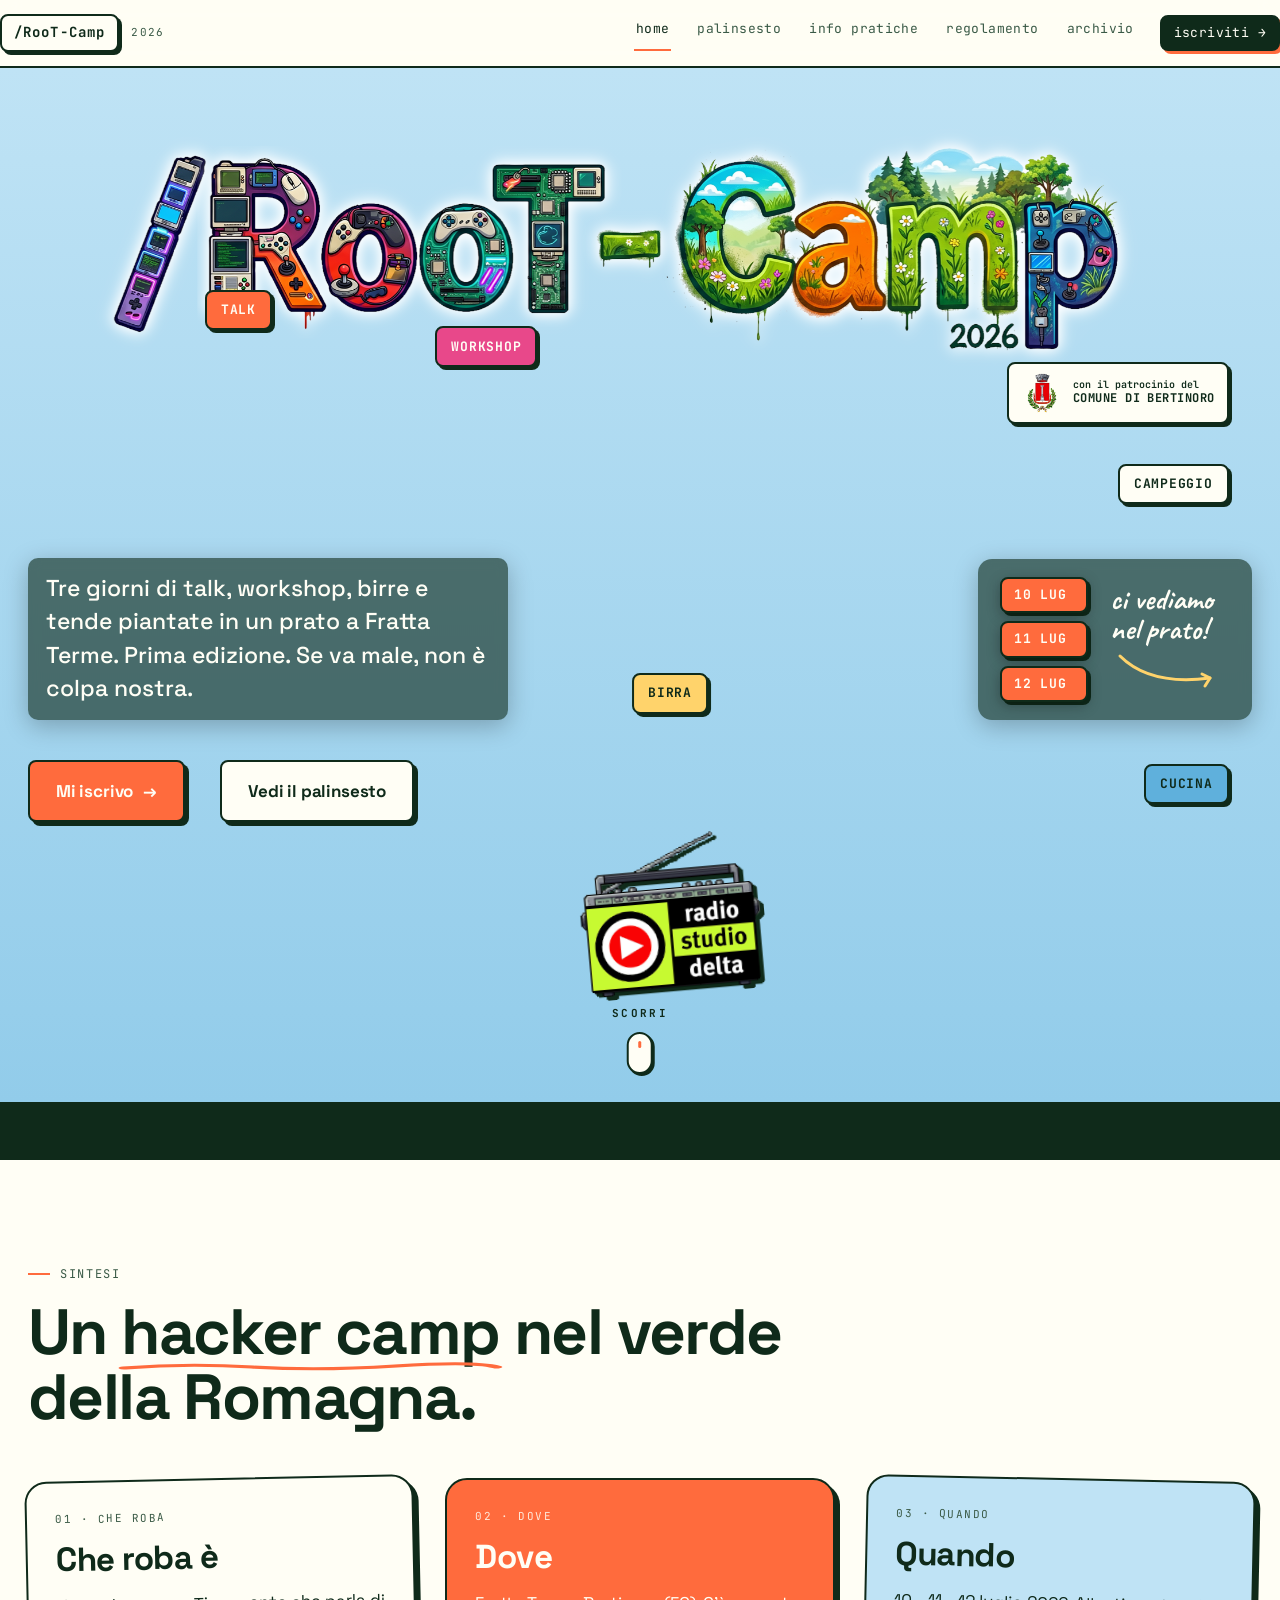
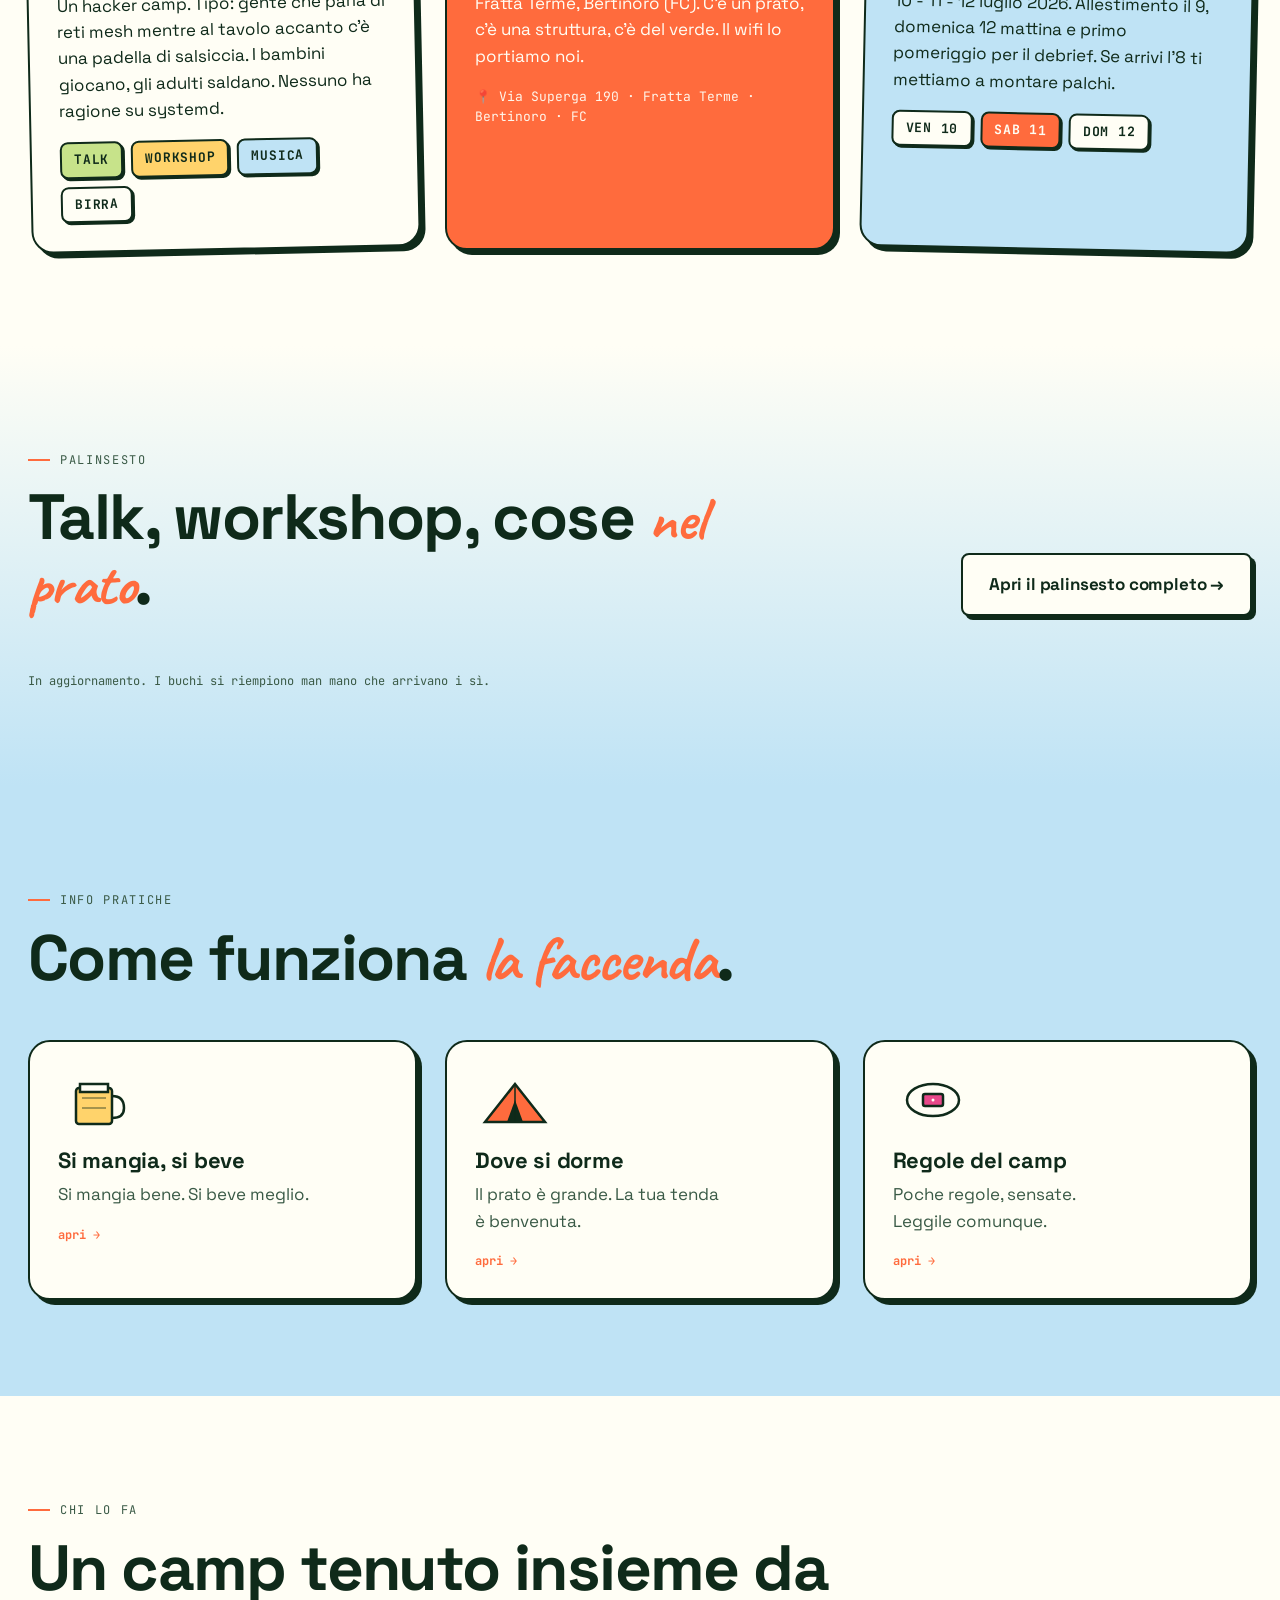
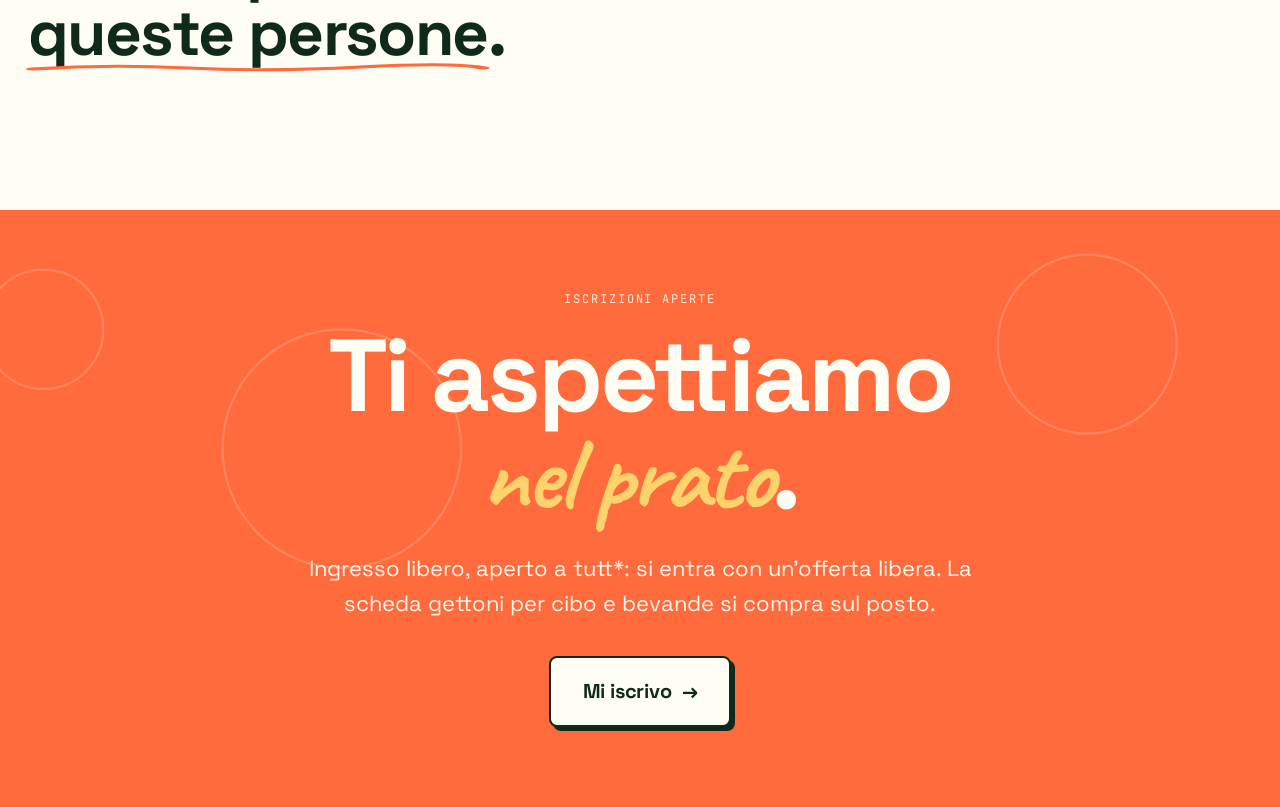
<file: index.html>
<!DOCTYPE html>
<html lang="it" data-tone="ironico">
<head>
  <meta charset="UTF-8">
  <meta name="viewport" content="width=device-width, initial-scale=1.0">
  <title>/RooT-Camp — hacker camp · Fratta Terme · 10-12 luglio 2026</title>
  <meta name="description" content="/RooT-Camp 2026: hacker camp a Fratta Terme (Bertinoro, FC), 10-12 luglio. Tre giorni di talk, workshop, musica e birre in un prato. Iscriviti.">
  <link rel="canonical" href="https://rootcamp.rootclub.it/">
  <link rel="icon" href="favicon.ico" sizes="any">
  <link rel="apple-touch-icon" href="assets/logo-camp.png">
  <meta property="og:type" content="website">
  <meta property="og:site_name" content="/RooT-Camp">
  <meta property="og:locale" content="it_IT">
  <meta property="og:title" content="/RooT-Camp — hacker camp · Fratta Terme · 10-12 luglio 2026">
  <meta property="og:description" content="Tre giorni di talk, workshop, musica e birre in un prato a Fratta Terme. Prima edizione, 10-12 luglio 2026.">
  <meta property="og:url" content="https://rootcamp.rootclub.it/">
  <meta property="og:image" content="https://rootcamp.rootclub.it/assets/preview.jpg">
  <meta property="og:image:secure_url" content="https://rootcamp.rootclub.it/assets/preview.jpg">
  <meta property="og:image:type" content="image/jpeg">
  <meta property="og:image:width" content="2048">
  <meta property="og:image:height" content="1094">
  <meta property="og:image:alt" content="/RooT-Camp — hacker camp a Fratta Terme">
  <meta name="twitter:card" content="summary_large_image">
  <meta name="twitter:title" content="/RooT-Camp 2026 — hacker camp · Fratta Terme">
  <meta name="twitter:description" content="Tre giorni di talk, workshop, musica e birre in un prato a Fratta Terme. 10-12 luglio 2026.">
  <meta name="twitter:image" content="https://rootcamp.rootclub.it/assets/preview.jpg">
  <link rel="stylesheet" href="styles/global.css">
  <template id="__bundler_thumbnail" data-bg-color="#92ccea">
    <svg viewBox="0 0 1200 800" xmlns="http://www.w3.org/2000/svg">
      <rect width="1200" height="800" fill="#92ccea"/>
      <circle cx="980" cy="170" r="68" fill="#ffd36b"/>
      <path d="M0 600 Q 300 540 600 580 T 1200 580 L 1200 800 L 0 800 Z" fill="#7ec04b"/>
      <g font-family="Space Grotesk, sans-serif" font-size="120" font-weight="800" text-anchor="middle">
        <text x="600" y="420">
          <tspan fill="#ff6b3d">/</tspan><tspan fill="#ffd36b">R</tspan><tspan fill="#3fa34d">o</tspan><tspan fill="#5fb0dc">o</tspan><tspan fill="#e8488a">T</tspan><tspan fill="#0f2a1a">-</tspan><tspan fill="#ffd36b">C</tspan><tspan fill="#ff6b3d">a</tspan><tspan fill="#5fb0dc">m</tspan><tspan fill="#3fa34d">p</tspan>
        </text>
      </g>
      <polygon points="150,720 230,580 310,720" fill="#ff6b3d" stroke="#0f2a1a" stroke-width="6"/>
      <polygon points="900,720 980,580 1060,720" fill="#5fb0dc" stroke="#0f2a1a" stroke-width="6"/>
    </svg>
  </template>
</head>
<body>
  <div data-slot="topbar"></div>

  <!-- HERO -->
  <section class="hero" style="padding:0;">
    <!-- cielo: nuvole -->
    <div class="cloud cloud-1" aria-hidden="true"></div>
    <div class="cloud cloud-2" aria-hidden="true"></div>
    <div class="cloud cloud-3" aria-hidden="true"></div>

    <!-- HERO VIDEO -->
    <div class="hero-video" aria-hidden="true">
      <video autoplay muted loop playsinline preload="auto" poster="">
        <source src="assets/hero.mp4" type="video/mp4"/>
      </video>
      <div class="hero-video-tint"></div>
    </div>

    <!-- patrocinio -->
    <div class="floater f-patrocinio">
      <img src="assets/logo_bertinoro.webp" alt="Comune di Bertinoro" width="300" height="300" />
      <span>con il patrocinio del<strong>Comune di Bertinoro</strong></span>
    </div>

    <!-- radio spot -->
    <button type="button" class="floater f-radio" id="radioToggle" aria-pressed="false" aria-label="Ascolta lo spot radio">
      <img id="radioImg" src="assets/radio_off.png" alt="Spot radio /RooT-Camp" width="300" height="260" />
      <audio id="radioAudio" src="assets/spot_radio.mp3" preload="auto" playsinline>
    </button>

    <!-- floater keycaps sparse -->
    <a href="#palinsesto" class="floater f-talk" aria-label="Vai al palinsesto">talk</a>
    <a href="#palinsesto" class="floater f-workshop" aria-label="Vai al palinsesto">workshop</a>
    <a href="info.html#mangiare" class="floater f-birra" aria-label="Info su mangiare e bere">birra</a>
    <a href="info.html#mangiare" class="floater f-cucina" aria-label="Info su mangiare e bere">cucina</a>
    <a href="info.html#dormire" class="floater f-campeggio" aria-label="Info sul campeggio">campeggio</a>

    <div class="wrap hero-content" style="padding-top:24px;">
      <h1 class="hero-title hero-title-img hero-title-split" aria-label="/RooT-Camp">
        <span class="logo-stack">
          <img class="logo-part logo-slash" src="assets/logo-slash.png" alt="" />
          <img class="logo-part logo-root"  src="assets/logo-root.png"  alt="" />
          <img class="logo-part logo-dash"  src="assets/logo-dash.png"  alt="" />
          <img class="logo-part logo-camp"  src="assets/logo-camp.png"  alt="/RooT-Camp 2026" />
        </span>
      </h1>

      <div class="hero-stack">
        <p class="hero-lede">
          Tre giorni di talk, workshop, birre e tende piantate in un prato a Fratta Terme. Prima edizione. Se va male, non è colpa nostra.
        </p>

        <div class="hero-side">
          <div class="hero-side-box">
            <div class="hero-dates-col">
              <span class="keycap hot">10 lug</span>
              <span class="keycap hot">11 lug</span>
              <span class="keycap hot">12 lug</span>
            </div>
            <div class="hero-side-right">
              <div class="hand" style="font-size:30px;color:var(--cream);line-height:1;">
                ci vediamo<br>nel prato!
              </div>
              <svg width="120" height="48" viewBox="0 0 120 48" class="hero-arrow">
                <path d="M10 10 Q 40 40 100 32" stroke="var(--sun)" stroke-width="3" fill="none" stroke-linecap="round"/>
                <polyline points="92,28 100,32 95,40" stroke="var(--sun)" stroke-width="3" fill="none" stroke-linecap="round" stroke-linejoin="round"/>
              </svg>
            </div>
          </div>
        </div>
      </div>

      <div class="btn-row" style="margin-top:40px;gap:35px;">
        <a href="iscrizione.html" class="btn accent">Mi iscrivo <span class="arr">→</span></a>
        <a href="palinsesto.html" class="btn ghost">Vedi il palinsesto</a>
      </div>
    </div>

    <!-- scroll cue -->
    <a href="#sintesi" class="scroll-cue" aria-label="Scorri in basso">
      <span class="scroll-cue-label">scorri</span>
      <span class="scroll-cue-mouse" aria-hidden="true">
        <span class="scroll-cue-wheel"></span>
      </span>
    </a>

  </section>

  <!-- MARQUEE -->
  <div class="marquee" aria-hidden="true">
    <div class="marquee-track" id="mq-track"></div>
  </div>

  <!-- WHAT / WHERE / WHEN -->
  <section id="sintesi" style="background:var(--cream);">
    <div class="wrap">
      <div class="sec-eyebrow">sintesi</div>
      <h2 class="h-1" style="max-width:22ch;margin-bottom:48px;">
        Un <span class="sketch">hacker camp</span> nel verde della Romagna.
      </h2>

      <div class="grid-3">
        <div class="tile hov tilt-l">
          <div class="mono" style="font-size:11px;letter-spacing:.14em;text-transform:uppercase;color:var(--ink-dim);margin-bottom:14px;">01 · che roba</div>
          <h3 class="h-2" style="margin-bottom:14px;">Che roba è</h3>
          <p>Un hacker camp. Tipo: gente che parla di reti mesh mentre al tavolo accanto c'è una padella di salsiccia. I bambini giocano, gli adulti saldano. Nessuno ha ragione su systemd.</p>
          <div style="display:flex;gap:8px;flex-wrap:wrap;margin-top:18px;">
            <span class="keycap grass">talk</span>
            <span class="keycap sun">workshop</span>
            <span class="keycap sky">musica</span>
            <span class="keycap">birra</span>
          </div>
        </div>
        <div class="tile hov accent">
          <div class="mono" style="font-size:11px;letter-spacing:.14em;text-transform:uppercase;opacity:.85;margin-bottom:14px;">02 · dove</div>
          <h3 class="h-2" style="margin-bottom:14px;">Dove</h3>
          <p>Fratta Terme, Bertinoro (FC). C'è un prato, c'è una struttura, c'è del verde. Il wifi lo portiamo noi.</p>
          <div style="margin-top:18px;font-family:var(--font-ui);font-size:13px;opacity:.95;">
            📍 Via Superga 190 · Fratta Terme · Bertinoro · FC
          </div>
        </div>
        <div class="tile hov tilt-r sky">
          <div class="mono" style="font-size:11px;letter-spacing:.14em;text-transform:uppercase;color:var(--ink-dim);margin-bottom:14px;">03 · quando</div>
          <h3 class="h-2" style="margin-bottom:14px;">Quando</h3>
          <p>10 - 11 - 12 luglio 2026. Allestimento il 9, domenica 12 mattina e primo pomeriggio per il debrief. Se arrivi l'8 ti mettiamo a montare palchi.</p>
          <div style="display:flex;gap:8px;flex-wrap:wrap;margin-top:18px;">
            <span class="keycap">VEN 10</span>
            <span class="keycap hot">SAB 11</span>
            <span class="keycap">DOM 12</span>
          </div>
        </div>
      </div>
    </div>
  </section>

  <!-- PALINSESTO PREVIEW -->
  <section id="palinsesto" style="background:linear-gradient(180deg, var(--cream) 0%, var(--sky-1) 100%);">
    <div class="wrap">
      <div style="display:flex;justify-content:space-between;align-items:flex-end;flex-wrap:wrap;gap:20px;margin-bottom:40px;">
        <div>
          <div class="sec-eyebrow">palinsesto</div>
          <h2 class="h-1" style="max-width:18ch;">
            Talk, workshop, cose <em class="hand" style="color:var(--hot);font-style:normal;font-size:.95em;">nel prato</em>.
          </h2>
        </div>
        <a href="palinsesto.html" class="btn ghost">Apri il palinsesto completo →</a>
      </div>

      <div id="schedule-preview" class="schedule-preview"></div>
      <p class="dim mono" style="font-size:12px;margin-top:16px;">
        In aggiornamento. I buchi si riempiono man mano che arrivano i sì.
      </p>
    </div>
  </section>

  <!-- MANGIARE / DORMIRE / REGOLE QUICK LINKS -->
  <section style="background:var(--sky-1);">
    <div class="wrap">
      <div class="sec-eyebrow">info pratiche</div>
      <h2 class="h-1" style="margin-bottom:48px;max-width:20ch;">
        Come funziona <em class="hand" style="color:var(--hot);font-style:normal;">la faccenda</em>.
      </h2>

      <div class="grid-3">
        <a href="info.html#mangiare" class="tile hov" style="text-decoration:none;color:inherit;display:block;">
          <div class="eatdrink-ill" style="margin-bottom:18px;">
            <svg viewBox="0 0 80 60" width="80" height="60" style="display:block;">
              <!-- boccale -->
              <rect x="18" y="18" width="36" height="36" rx="3" fill="var(--sun)" stroke="var(--ink)" stroke-width="2.5"/>
              <rect x="22" y="14" width="28" height="8" fill="var(--cream)" stroke="var(--ink)" stroke-width="2.5"/>
              <path d="M54 26 Q 66 26 66 38 Q 66 48 54 48" fill="none" stroke="var(--ink)" stroke-width="2.5"/>
              <line x1="24" y1="28" x2="48" y2="28" stroke="var(--ink)" stroke-width="1.5" opacity=".5"/>
              <line x1="24" y1="38" x2="48" y2="38" stroke="var(--ink)" stroke-width="1.5" opacity=".5"/>
            </svg>
          </div>
          <h3 class="h-3" style="margin-bottom:8px;">Si mangia, si beve</h3>
          <p class="dim">Si mangia bene. Si beve meglio.</p>
          <div class="mono" style="margin-top:18px;font-size:12px;color:var(--hot);font-weight:700;">apri →</div>
        </a>
        <a href="info.html#dormire" class="tile hov" style="text-decoration:none;color:inherit;display:block;">
          <div style="margin-bottom:18px;">
            <svg viewBox="0 0 80 60" width="80" height="60" style="display:block;">
              <!-- tenda -->
              <polygon points="10,52 40,14 70,52" fill="var(--hot)" stroke="var(--ink)" stroke-width="2.5"/>
              <polygon points="32,52 40,30 48,52" fill="var(--ink)"/>
              <line x1="40" y1="14" x2="40" y2="52" stroke="var(--ink)" stroke-width="1.5"/>
            </svg>
          </div>
          <h3 class="h-3" style="margin-bottom:8px;">Dove si dorme</h3>
          <p class="dim">Il prato è grande. La tua tenda è benvenuta.</p>
          <div class="mono" style="margin-top:18px;font-size:12px;color:var(--hot);font-weight:700;">apri →</div>
        </a>
        <a href="regolamento.html" class="tile hov" style="text-decoration:none;color:inherit;display:block;">
          <div style="margin-bottom:18px;">
            <svg viewBox="0 0 80 60" width="80" height="60" style="display:block;">
              <!-- braccialetto -->
              <ellipse cx="40" cy="30" rx="26" ry="16" fill="none" stroke="var(--ink)" stroke-width="2.5"/>
              <rect x="30" y="24" width="20" height="12" rx="2" fill="var(--berry)" stroke="var(--ink)" stroke-width="2.5"/>
              <circle cx="40" cy="30" r="1.5" fill="var(--cream)"/>
            </svg>
          </div>
          <h3 class="h-3" style="margin-bottom:8px;">Regole del camp</h3>
          <p class="dim">Poche regole, sensate. Leggile comunque.</p>
          <div class="mono" style="margin-top:18px;font-size:12px;color:var(--hot);font-weight:700;">apri →</div>
        </a>
      </div>
    </div>
  </section>

  <!-- SPONSORS -->
  <section id="sponsors" style="background:var(--cream);" hidden>
    <div class="wrap">
      <div class="sec-eyebrow">sponsor tecnici</div>
      <h2 class="h-1" style="margin-bottom:48px;max-width:26ch;">
        Chi <span class="sketch">supporta</span> la manifestazione.
      </h2>
      <div id="sponsors-grid" class="grid-4"></div>
    </div>
  </section>

  <!-- ORGS -->
  <section id="orgs" style="background:var(--cream);">
    <div class="wrap">
      <div class="sec-eyebrow">chi lo fa</div>
      <h2 class="h-1" style="margin-bottom:48px;max-width:26ch;">
        Un camp tenuto insieme da <span class="sketch">queste persone</span>.
      </h2>
      <div id="orgs-grid" class="grid-4"></div>
    </div>
  </section>

  <!-- FINAL CTA -->
  <section style="background:var(--hot);color:var(--cream);padding:80px 0;position:relative;overflow:hidden;">
    <div style="position:absolute;inset:0;z-index:0;pointer-events:none;opacity:.18;">
      <svg width="100%" height="100%" preserveAspectRatio="xMidYMid slice" viewBox="0 0 1200 400">
        <g stroke="var(--cream)" stroke-width="1.5" fill="none">
          <circle cx="200" cy="80"  r="40"/>
          <circle cx="400" cy="160" r="80"/>
          <circle cx="900" cy="90"  r="60"/>
          <circle cx="1100" cy="220" r="50"/>
        </g>
      </svg>
    </div>
    <div class="wrap" style="position:relative;z-index:1;text-align:center;">
      <div class="mono" style="font-size:12px;letter-spacing:.16em;text-transform:uppercase;margin-bottom:18px;opacity:.85;">iscrizioni aperte</div>
      <h2 style="font-size:clamp(48px, 8vw, 120px);line-height:.95;letter-spacing:-0.03em;margin-bottom:28px;">
        Ti aspettiamo<br><em class="hand" style="font-style:normal;color:var(--sun);">nel prato</em>.
      </h2>
      <p style="font-size:clamp(18px, 1.8vw, 22px);max-width:50ch;margin:0 auto 36px;opacity:.95;">
        Ingresso libero, aperto a tutt*: si entra con un'offerta libera. La scheda gettoni per cibo e bevande si compra sul posto.
      </p>
      <a href="iscrizione.html" class="btn ghost" style="font-size:20px;padding:18px 32px;">Mi iscrivo <span class="arr">→</span></a>
    </div>
  </section>

  <div data-slot="footer"></div>

  <script src="api/edition.js.php"></script>
  <script src="scripts/partials.js"></script>
  <script src="scripts/runtime.js"></script>
  <script src="scripts/home.js"></script>
</body>
</html>
</file>
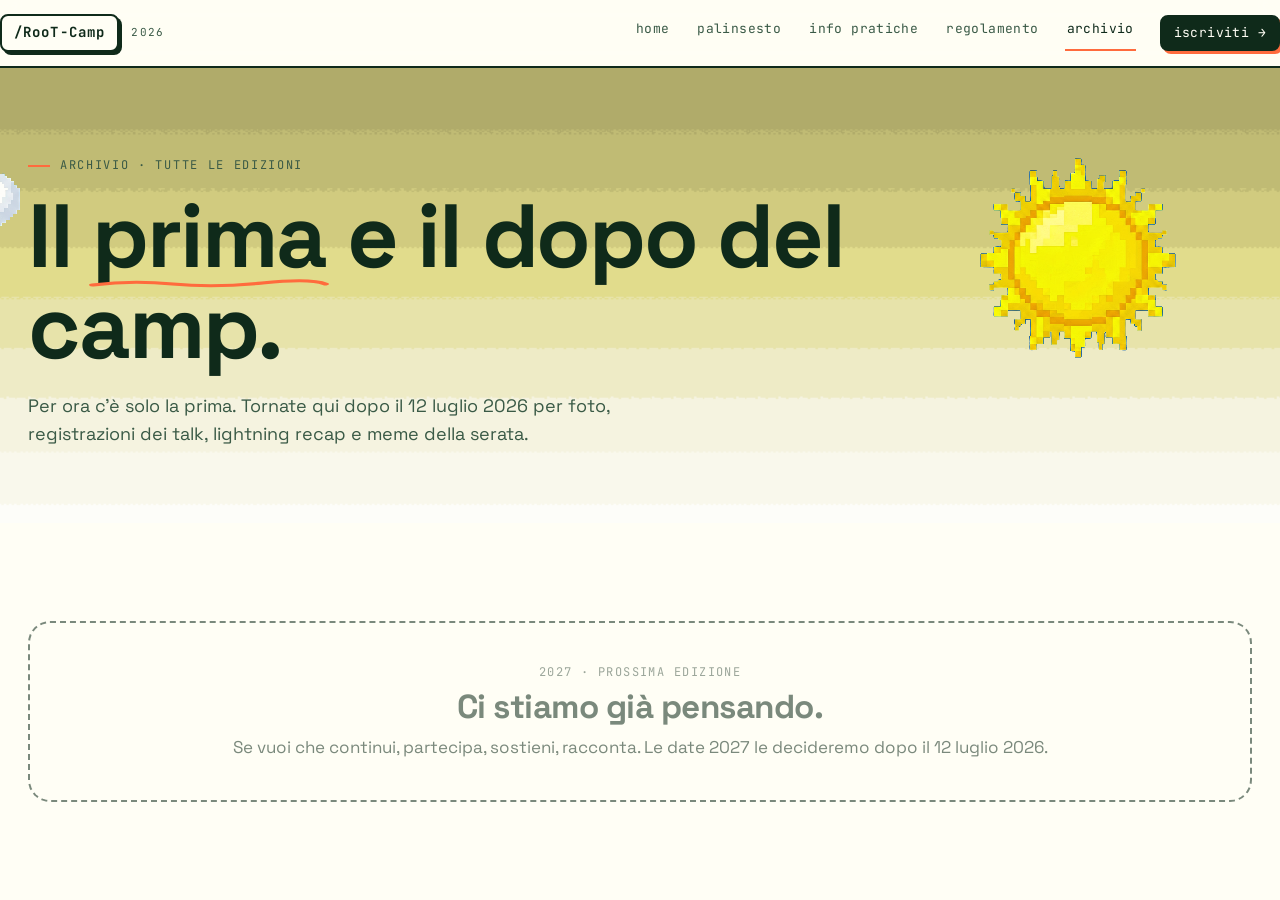
<file: archivio.html>
<!DOCTYPE html>
<html lang="it" data-tone="ironico">
<head>
  <meta charset="UTF-8">
  <meta name="viewport" content="width=device-width, initial-scale=1.0">
  <title>Archivio · /RooT-Camp</title>
  <meta name="description" content="L'archivio delle edizioni di /RooT-Camp, l'hacker camp di Fratta Terme (Bertinoro, FC).">
  <link rel="canonical" href="https://rootcamp.rootclub.it/archivio.html">
  <link rel="icon" href="favicon.ico" sizes="any">
  <link rel="apple-touch-icon" href="assets/logo-camp.png">
  <meta property="og:type" content="website">
  <meta property="og:site_name" content="/RooT-Camp">
  <meta property="og:locale" content="it_IT">
  <meta property="og:title" content="Archivio · /RooT-Camp">
  <meta property="og:description" content="L'archivio delle edizioni dell'hacker camp di Fratta Terme (Bertinoro, FC).">
  <meta property="og:url" content="https://rootcamp.rootclub.it/archivio.html">
  <meta property="og:image" content="https://rootcamp.rootclub.it/assets/preview.jpg">
  <meta property="og:image:secure_url" content="https://rootcamp.rootclub.it/assets/preview.jpg">
  <meta property="og:image:type" content="image/jpeg">
  <meta property="og:image:width" content="2048">
  <meta property="og:image:height" content="1094">
  <meta property="og:image:alt" content="/RooT-Camp — hacker camp a Fratta Terme">
  <meta name="twitter:card" content="summary_large_image">
  <meta name="twitter:title" content="Archivio · /RooT-Camp">
  <meta name="twitter:description" content="L'archivio delle edizioni dell'hacker camp di Fratta Terme.">
  <meta name="twitter:image" content="https://rootcamp.rootclub.it/assets/preview.jpg">
  <link rel="stylesheet" href="styles/global.css">
  <style>
    .page-hero {
      background: #d6b94a url("assets/sky-banded-archivio.png") top left / auto 100% repeat-x;
      padding: 80px 0 60px;
      min-height: 455px;
      position: relative; overflow: hidden;
    }
    .page-hero .hero-sun { width: 200px; height: 200px; top: 90px; right: 8%; }
    .editions-grid {
      display: grid;
      gap: 28px;
      margin-top: 40px;
    }
    .edition-card {
      background: var(--cream);
      border: 2px solid var(--ink);
      border-radius: var(--r-lg);
      padding: 32px;
      box-shadow: 6px 6px 0 var(--ink);
      display: grid;
      grid-template-columns: 180px 1fr auto;
      gap: 28px;
      align-items: center;
    }
    @media (max-width: 800px) {
      .edition-card { grid-template-columns: 1fr; gap: 14px; }
    }
    .edition-card.upcoming { background: var(--hot); color: var(--cream); }
    .edition-card.upcoming .keycap { background: var(--cream); color: var(--ink); }
    .ed-year {
      font-family: var(--font-display);
      font-size: clamp(72px, 8vw, 110px);
      font-weight: 700;
      line-height: .9;
      letter-spacing: -.04em;
    }
    .ed-meta {
      font-family: var(--font-ui);
      font-size: 12px;
      letter-spacing: .12em;
      text-transform: uppercase;
      opacity: .75;
      margin-bottom: 8px;
    }
    .ed-status {
      font-family: var(--font-ui);
      font-size: 11px;
      letter-spacing: .14em;
      text-transform: uppercase;
      padding: 6px 12px;
      background: var(--ink);
      color: var(--cream);
      border-radius: 999px;
      align-self: start;
      justify-self: end;
    }
    .edition-card.upcoming .ed-status { background: var(--cream); color: var(--ink); }

    .placeholder-future {
      border-style: dashed !important;
      background: transparent !important;
      box-shadow: none !important;
      opacity: .55;
      text-align: center;
      padding: 40px;
      grid-template-columns: 1fr;
    }
  </style>
  <template id="__bundler_thumbnail" data-bg-color="#c7e38a">
    <svg viewBox="0 0 1200 800" xmlns="http://www.w3.org/2000/svg">
      <rect width="1200" height="800" fill="#c7e38a"/>
      <text x="600" y="430" font-family="Space Grotesk, sans-serif" font-size="120" font-weight="800" text-anchor="middle" fill="#0f2a1a">Archivio</text>
    </svg>
  </template>
</head>
<body>
  <div data-slot="topbar"></div>

  <section class="page-hero">
    <div class="hero-sun" aria-hidden="true"></div>
    <div class="cloud cloud-1" aria-hidden="true" style="top:50px;"></div>
    <div class="wrap" style="position:relative;z-index:2;">
      <div class="sec-eyebrow">archivio · tutte le edizioni</div>
      <h1 class="h-1" style="max-width:18ch;font-size:clamp(48px,7vw,96px);">
        Il <span class="sketch">prima</span> e il dopo del camp.
      </h1>
      <p class="dim" style="max-width:52ch;margin-top:18px;font-size:18px;">
        Per ora c'è solo la prima. Tornate qui dopo il 12 luglio 2026 per foto, registrazioni dei talk, lightning recap e meme della serata.
      </p>
    </div>
  </section>

  <section style="padding-top:30px;">
    <div class="wrap">
      <div class="editions-grid" id="editions-list"></div>

      <div class="edition-card placeholder-future" style="margin-top:28px;">
        <div>
          <div class="ed-meta">2027 · prossima edizione</div>
          <h2 class="h-2" style="margin-bottom:8px;">Ci stiamo già pensando.</h2>
          <p>Se vuoi che continui, partecipa, sostieni, racconta. Le date 2027 le decideremo dopo il 12 luglio 2026.</p>
        </div>
      </div>
    </div>
  </section>

  <div data-slot="footer"></div>

  <script src="api/edition.js.php"></script>
  <script src="scripts/partials.js"></script>
  <script src="scripts/runtime.js"></script>
  <script src="scripts/archivio.js"></script>
</body>
</html>

<style id="__om-edit-overrides">
#editions-list .ed-year { font-size: 75px !important }
</style>
</file>
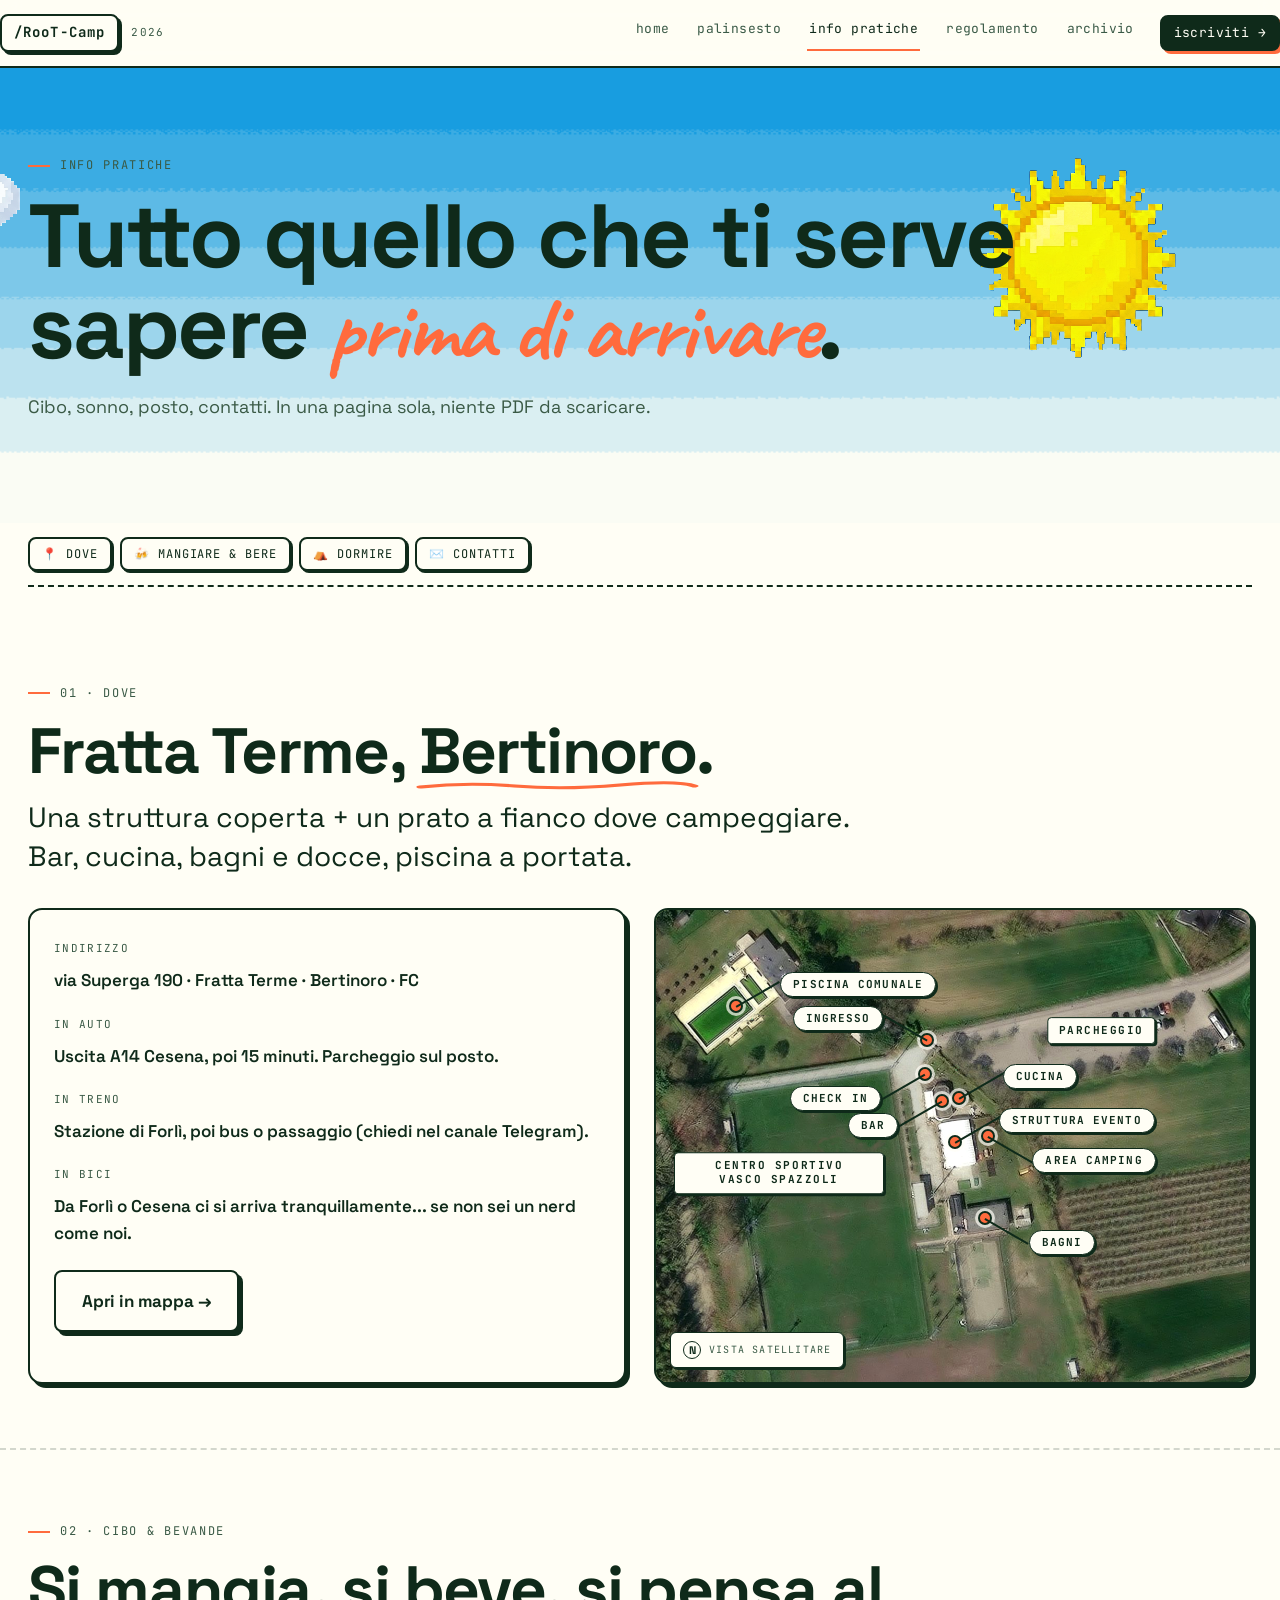
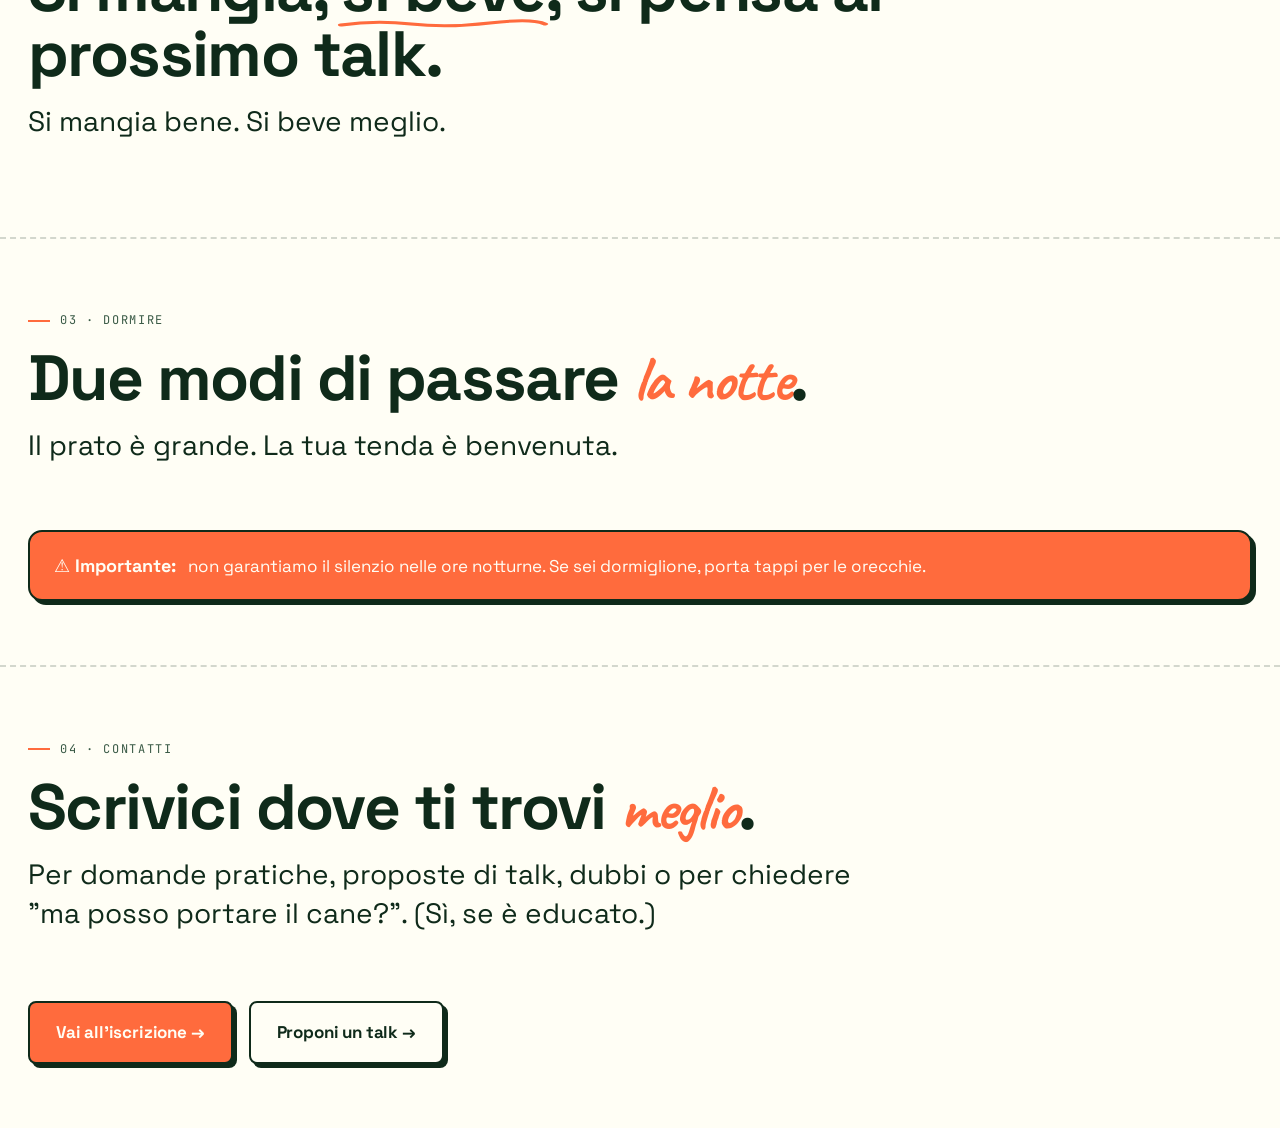
<file: info.html>
<!DOCTYPE html>
<html lang="it" data-tone="ironico">
<head>
  <meta charset="UTF-8">
  <meta name="viewport" content="width=device-width, initial-scale=1.0">
  <title>Info pratiche · /RooT-Camp 2026</title>
  <meta name="description" content="Info pratiche di /RooT-Camp 2026: come arrivare a Fratta Terme, dove dormire tra campeggio e tende, cosa si mangia e si beve all'hacker camp.">
  <link rel="canonical" href="https://rootcamp.rootclub.it/info.html">
  <link rel="icon" href="favicon.ico" sizes="any">
  <link rel="apple-touch-icon" href="assets/logo-camp.png">
  <meta property="og:type" content="website">
  <meta property="og:site_name" content="/RooT-Camp">
  <meta property="og:locale" content="it_IT">
  <meta property="og:title" content="Info pratiche · /RooT-Camp 2026">
  <meta property="og:description" content="Come arrivare a Fratta Terme, dove dormire, cosa si mangia e si beve all'hacker camp.">
  <meta property="og:url" content="https://rootcamp.rootclub.it/info.html">
  <meta property="og:image" content="https://rootcamp.rootclub.it/assets/preview.jpg">
  <meta property="og:image:secure_url" content="https://rootcamp.rootclub.it/assets/preview.jpg">
  <meta property="og:image:type" content="image/jpeg">
  <meta property="og:image:width" content="2048">
  <meta property="og:image:height" content="1094">
  <meta property="og:image:alt" content="/RooT-Camp — hacker camp a Fratta Terme">
  <meta name="twitter:card" content="summary_large_image">
  <meta name="twitter:title" content="Info pratiche · /RooT-Camp 2026">
  <meta name="twitter:description" content="Come arrivare a Fratta Terme, dove dormire, cosa si mangia e si beve all'hacker camp.">
  <meta name="twitter:image" content="https://rootcamp.rootclub.it/assets/preview.jpg">
  <link rel="stylesheet" href="styles/global.css">
  <style>
    .page-hero {
      background: #0094de url("assets/sky-banded.png") top left / auto 100% repeat-x;
      padding: 80px 0 60px;
      min-height: 455px;
      position: relative;
      overflow: hidden;
    }
    .page-hero .hero-sun { width: 200px; height: 200px; top: 90px; right: 8%; }

    /* TOC sticky */
    .toc {
      display: flex;
      gap: 8px;
      flex-wrap: wrap;
      padding: 14px 0;
      margin-bottom: 24px;
      border-bottom: 2px dashed var(--ink);
      position: sticky;
      top: 64px;
      background: var(--cream);
      z-index: 10;
    }
    .toc a {
      font-family: var(--font-ui);
      font-size: 12px;
      letter-spacing: .08em;
      text-transform: uppercase;
      padding: 6px 12px;
      border: 2px solid var(--ink);
      border-radius: var(--r-sm);
      text-decoration: none;
      background: var(--cream);
      box-shadow: 2px 2px 0 var(--ink);
      transition: transform .12s ease, box-shadow .12s ease;
    }
    .toc a:hover { transform: translate(-1px,-1px); box-shadow: 3px 3px 0 var(--ink); color: var(--ink); }

    .info-section { padding: 64px 0; scroll-margin-top: 120px; }
    .info-section + .info-section { border-top: 2px dashed rgba(15,42,26,.18); }

    .lede {
      font-size: clamp(20px, 2.2vw, 28px);
      max-width: 48ch;
      margin: 14px 0 32px;
      line-height: 1.4;
    }

    /* food cards */
    .food-grid {
      display: grid;
      grid-template-columns: repeat(auto-fit, minmax(220px, 1fr));
      gap: 22px;
      margin-top: 28px;
    }
    .food-card {
      background: var(--cream);
      border: 2px solid var(--ink);
      border-radius: var(--r-md);
      padding: 24px;
      box-shadow: 4px 4px 0 var(--ink);
      transition: transform .14s ease;
    }
    .food-card:hover { transform: translate(-2px,-2px) rotate(-.4deg); }
    .food-card.alt-1 { background: var(--sun); }
    .food-card.alt-2 { background: var(--grass-1); }
    .food-card.alt-3 { background: var(--sky-1); }
    .food-card.alt-4 { background: var(--cream); border-style: dashed; }
    .food-card .ico {
      font-size: 32px; margin-bottom: 12px;
      font-family: var(--font-hand); color: var(--hot); line-height: 1;
    }

    /* Tessera a foratura — illustrazione */
    .punchcard-wrap[hidden] { display: none; }
    .punchcard-wrap {
      background: var(--ink);
      color: var(--cream);
      border-radius: var(--r-lg);
      padding: 36px;
      display: grid;
      grid-template-columns: 1fr 1.2fr;
      gap: 36px;
      align-items: center;
      box-shadow: 6px 6px 0 var(--hot);
      margin-top: 36px;
    }
    @media (max-width: 800px) { .punchcard-wrap { grid-template-columns: 1fr; } }
    .punchcard {
      background: var(--sun);
      color: var(--ink);
      border: 2px solid var(--ink);
      border-radius: 12px;
      padding: 18px;
      position: relative;
      transform: rotate(-2deg);
      box-shadow: 4px 4px 0 var(--cream);
    }
    .punchcard h4 { font-family: var(--font-display); font-size: 18px; margin-bottom: 4px; }
    .punchcard .pc-sub { font-family: var(--font-ui); font-size: 11px; letter-spacing: .12em; text-transform: uppercase; opacity: .75; margin-bottom: 14px; }
    .punchcard .holes {
      display: grid;
      grid-template-columns: repeat(10, 1fr);
      gap: 8px;
    }
    .punchcard .hole {
      aspect-ratio: 1;
      border: 2px solid var(--ink);
      border-radius: 50%;
      background: var(--cream);
      display: flex; align-items: center; justify-content: center;
      font-family: var(--font-ui); font-size: 10px; font-weight: 700;
    }
    .punchcard .hole.punched {
      background: var(--ink);
      color: var(--ink);
      position: relative;
    }
    .punchcard .hole.punched::after {
      content: "✕";
      position: absolute; color: var(--hot);
      font-size: 14px; font-weight: 700;
      transform: rotate(15deg);
    }

    /* sleep */
    .sleep-list { display: grid; gap: 22px; margin-top: 28px; }
    .sleep-card {
      display: grid;
      grid-template-columns: 90px 1fr auto;
      gap: 24px;
      align-items: center;
      background: var(--cream);
      border: 2px solid var(--ink);
      border-radius: var(--r-md);
      padding: 24px;
      box-shadow: 4px 4px 0 var(--ink);
    }
    @media (max-width: 700px) {
      .sleep-card { grid-template-columns: 70px 1fr; }
      .sleep-tag { grid-column: 1 / -1; }
    }
    .sleep-card.kind-camping  { background: var(--grass-1); }
    .sleep-card.kind-indoor   { background: var(--sky-1); }
    .sleep-card.kind-offsite  { background: var(--cream); border-style: dashed; }
    .sleep-card.kind-other    { background: var(--sun); }
    .sleep-icon {
      width: 90px; height: 90px;
      display: flex; align-items: center; justify-content: center;
    }
    .sleep-tag {
      font-family: var(--font-ui); font-size: 11px;
      letter-spacing: .12em; text-transform: uppercase;
      padding: 6px 12px;
      background: var(--ink); color: var(--cream);
      border-radius: 999px;
    }
    .sleep-card.kind-offsite .sleep-tag { background: var(--ink-dim); }
    .sleep-card.sold-out { opacity: .5; filter: grayscale(.4); }
    .sleep-card.sold-out .sleep-tag { background: var(--hot); }

    /* contatti */
    .contact-grid {
      display: grid;
      grid-template-columns: repeat(auto-fit, minmax(240px, 1fr));
      gap: 22px;
      margin-top: 28px;
    }
    .contact-card {
      background: var(--cream);
      border: 2px solid var(--ink);
      border-radius: var(--r-md);
      padding: 24px;
      box-shadow: 4px 4px 0 var(--ink);
      text-decoration: none;
      color: var(--ink);
      display: block;
      transition: transform .14s ease;
    }
    .contact-card:hover { transform: translate(-2px,-2px); color: var(--ink); }
    .contact-card .ch-label {
      font-family: var(--font-ui); font-size: 11px;
      letter-spacing: .14em; text-transform: uppercase;
      color: var(--ink-dim); margin-bottom: 10px;
    }
    .contact-card .ch-value {
      font-family: var(--font-display); font-size: 18px; font-weight: 700;
      word-break: break-word;
    }

    /* mappa-where */
    .where-block {
      display: grid;
      grid-template-columns: 1fr 1fr;
      gap: 28px;
      align-items: stretch;
      margin-top: 24px;
    }
    @media (max-width: 800px) { .where-block { grid-template-columns: 1fr; } }
    .where-info {
      background: var(--cream);
      border: 2px solid var(--ink);
      border-radius: var(--r-md);
      padding: 24px;
      box-shadow: 4px 4px 0 var(--ink);
    }
    .where-map {
      background: var(--grass-1);
      border: 2px solid var(--ink);
      border-radius: var(--r-md);
      box-shadow: 4px 4px 0 var(--ink);
      min-height: 260px;
      position: relative;
      overflow: hidden;
      aspect-ratio: 1138 / 905;
    }
    .where-map svg { width: 100%; height: 100%; display: block; }
    .where-map .satellite {
      position: absolute; inset: 0;
      width: 100%; height: 100%;
      object-fit: cover;
      display: block;
      filter: saturate(1.05) contrast(1.02);
    }
    .where-map .map-overlay {
      position: absolute; inset: 0;
      pointer-events: none;
    }

    /* simple labels — flat tag, no pointer */
    .map-label-simple {
      position: absolute;
      transform: translate(-50%, -50%);
      font-family: var(--font-ui);
      font-size: 11px;
      font-weight: 700;
      letter-spacing: .14em;
      text-transform: uppercase;
      line-height: 1.25;
      color: var(--ink);
      background: var(--cream);
      border: 1.5px solid var(--ink);
      border-radius: 4px;
      padding: 6px 10px;
      box-shadow: 2px 2px 0 var(--ink);
      text-align: center;
      white-space: normal;
    }

    /* callout (fumetto) — dot at coord + line to bubble */
    .map-callout {
      position: absolute;
      width: 0; height: 0;
    }
    .map-callout .pin {
      position: absolute;
      left: -7px; top: -7px;
      width: 14px; height: 14px;
      border-radius: 50%;
      background: var(--hot);
      border: 2px solid var(--ink);
      box-shadow: 0 0 0 3px rgba(255,254,245,.7);
    }
    .map-callout .leader {
      position: absolute;
      left: 0; top: 0;
      height: 1.5px;
      background: var(--ink);
      transform-origin: 0 50%;
    }
    .map-callout .bubble {
      position: absolute;
      font-family: var(--font-ui);
      font-size: 11px;
      font-weight: 700;
      letter-spacing: .1em;
      text-transform: uppercase;
      line-height: 1;
      color: var(--ink);
      background: var(--cream);
      border: 1.5px solid var(--ink);
      border-radius: 999px;
      padding: 6px 12px;
      box-shadow: 2px 2px 0 var(--ink);
      white-space: nowrap;
    }
    /* directional placement — sets bubble corner anchored to leader endpoint */
    .map-callout[data-dir="ne"] .leader { transform: rotate(-30deg); }
    .map-callout[data-dir="ne"] .bubble { left: 44px; top: -34px; }
    .map-callout[data-dir="nw"] .leader { transform: rotate(-150deg); }
    .map-callout[data-dir="nw"] .bubble { right: 44px; top: -34px; left: auto; }
    .map-callout[data-dir="se"] .leader { transform: rotate(30deg); }
    .map-callout[data-dir="se"] .bubble { left: 44px; top: 12px; }
    .map-callout[data-dir="sw"] .leader { transform: rotate(150deg); }
    .map-callout[data-dir="sw"] .bubble { right: 44px; top: 12px; left: auto; }
    .map-callout[data-dir="n"] .leader { transform: rotate(-90deg); }
    .map-callout[data-dir="n"] .bubble { left: 50%; bottom: 44px; transform: translateX(-50%); }
    .map-callout[data-dir="s"] .leader { transform: rotate(90deg); }
    .map-callout[data-dir="s"] .bubble { left: 50%; top: 44px; transform: translateX(-50%); }

    /* legend */
    .map-legend {
      position: absolute;
      left: 14px; bottom: 14px;
      background: var(--cream);
      border: 1.5px solid var(--ink);
      border-radius: 6px;
      padding: 8px 12px;
      box-shadow: 2px 2px 0 var(--ink);
      font-family: var(--font-ui);
      font-size: 10px;
      letter-spacing: .12em;
      text-transform: uppercase;
      color: var(--ink-dim);
      display: flex; align-items: center; gap: 8px;
    }
    .map-legend .n-dot {
      width: 18px; height: 18px;
      border-radius: 50%;
      background: var(--cream);
      border: 1.5px solid var(--ink);
      display: grid; place-items: center;
      font-family: var(--font-display);
      font-size: 11px; font-weight: 800;
      color: var(--ink);
      letter-spacing: 0;
    }
    .where-info dl { margin: 0; display: grid; gap: 10px; }
    .where-info dt {
      font-family: var(--font-ui); font-size: 11px;
      letter-spacing: .12em; text-transform: uppercase;
      color: var(--ink-dim); margin-top: 6px;
    }
    .where-info dd {
      margin: 0 0 6px; font-size: 17px; font-weight: 600;
    }
  </style>
  <template id="__bundler_thumbnail" data-bg-color="#c7e38a">
    <svg viewBox="0 0 1200 800" xmlns="http://www.w3.org/2000/svg">
      <rect width="1200" height="800" fill="#c7e38a"/>
      <text x="600" y="430" font-family="Space Grotesk, sans-serif" font-size="120" font-weight="800" text-anchor="middle" fill="#0f2a1a">Info</text>
      <polygon points="200,560 280,440 360,560" fill="#ff6b3d" stroke="#0f2a1a" stroke-width="6"/>
      <rect x="780" y="460" width="180" height="100" rx="10" fill="#ffd36b" stroke="#0f2a1a" stroke-width="6"/>
    </svg>
  </template>
</head>
<body>
  <div data-slot="topbar"></div>

  <section class="page-hero">
    <div class="hero-sun" aria-hidden="true"></div>
    <div class="cloud cloud-1" aria-hidden="true" style="top:50px;"></div>
    <div class="wrap" style="position:relative;z-index:2;">
      <div class="sec-eyebrow">info pratiche</div>
      <h1 class="h-1" style="max-width:18ch;font-size:clamp(48px,7vw,96px);">
        Tutto quello che ti serve sapere <em class="hand" style="font-style:normal;color:var(--hot);">prima di arrivare</em>.
      </h1>
      <p class="dim" style="max-width:52ch;margin-top:18px;font-size:18px;">
        Cibo, sonno, posto, contatti. In una pagina sola, niente PDF da scaricare.
      </p>
    </div>
  </section>

  <div class="wrap">
    <nav class="toc" aria-label="Indice">
      <a href="#dove">📍 Dove</a>
      <a href="#mangiare">🍻 Mangiare &amp; bere</a>
      <a href="#dormire">⛺ Dormire</a>
      <a href="#contatti">✉️ Contatti</a>
    </nav>
  </div>

  <!-- DOVE -->
  <section id="dove" class="info-section">
    <div class="wrap">
      <div class="sec-eyebrow">01 · dove</div>
      <h2 class="h-1" style="max-width:20ch;">
        Fratta Terme, <span class="sketch">Bertinoro</span>.
      </h2>
      <p class="lede">
        Una struttura coperta + un prato a fianco dove campeggiare. Bar, cucina, bagni e docce, piscina a portata.
      </p>

      <div class="where-block">
        <div class="where-info">
          <dl>
            <dt>Indirizzo</dt>
            <dd id="addr">via Superga 190 · Fratta Terme · Bertinoro · FC</dd>
            <dt>In auto</dt>
            <dd>Uscita A14 Cesena, poi 15 minuti. Parcheggio sul posto.</dd>
            <dt>In treno</dt>
            <dd>Stazione di Forlì, poi bus o passaggio (chiedi nel canale Telegram).</dd>
            <dt>In bici</dt>
            <dd>Da Forlì o Cesena ci si arriva tranquillamente... se non sei un nerd come noi.</dd>
          </dl>
          <div style="margin-top:18px;">
            <a href="https://www.openstreetmap.org/?mlat=44.137441&amp;mlon=12.101859#map=18/44.137441/12.101859" target="_blank" rel="noopener noreferrer" referrerpolicy="no-referrer" class="btn ghost">Apri in mappa →</a>
          </div>
        </div>
        <div class="where-map" aria-label="Mappa satellitare del camp">
          <img class="satellite" src="assets/mappa-satellite.png" alt="Vista satellitare del Centro Sportivo Vasco Spazzoli" />
          <div class="map-overlay">
            <!-- Simple labels -->
            <div class="map-label-simple" style="left:20.74%; top:55.80%; width:210px;">
              Centro Sportivo<br/>Vasco Spazzoli
            </div>
            <div class="map-label-simple" style="left:74.96%; top:25.52%;">
              Parcheggio
            </div>

            <!-- Callouts (fumetti) -->
            <div class="map-callout" data-dir="ne" style="left:13.53%; top:20.22%;">
              <span class="pin"></span>
              <span class="leader" style="width:50px;"></span>
              <span class="bubble">Piscina Comunale</span>
            </div>

            <div class="map-callout" data-dir="nw" style="left:45.69%; top:27.62%;">
              <span class="pin"></span>
              <span class="leader" style="width:50px;"></span>
              <span class="bubble">Ingresso</span>
            </div>

            <div class="map-callout" data-dir="sw" style="left:45.25%; top:34.81%;">
              <span class="pin"></span>
              <span class="leader" style="width:50px;"></span>
              <span class="bubble">Check In</span>
            </div>

            <div class="map-callout" data-dir="ne" style="left:50.97%; top:39.78%;">
              <span class="pin"></span>
              <span class="leader" style="width:55px;"></span>
              <span class="bubble">Cucina</span>
            </div>

            <div class="map-callout" data-dir="sw" style="left:48.15%; top:40.55%;">
              <span class="pin"></span>
              <span class="leader" style="width:50px;"></span>
              <span class="bubble">Bar</span>
            </div>

            <div class="map-callout" data-dir="ne" style="left:50.35%; top:49.17%;">
              <span class="pin"></span>
              <span class="leader" style="width:60px;"></span>
              <span class="bubble">Struttura Evento</span>
            </div>

            <div class="map-callout" data-dir="se" style="left:55.97%; top:47.96%;">
              <span class="pin"></span>
              <span class="leader" style="width:55px;"></span>
              <span class="bubble">Area Camping</span>
            </div>

            <div class="map-callout" data-dir="se" style="left:55.36%; top:65.19%;">
              <span class="pin"></span>
              <span class="leader" style="width:50px;"></span>
              <span class="bubble">Bagni</span>
            </div>
          </div>

          <div class="map-legend">
            <span class="n-dot">N</span>
            <span>Vista satellitare</span>
          </div>
        </div>
      </div>
    </div>
  </section>

  <!-- MANGIARE -->
  <section id="mangiare" class="info-section" style="background:var(--cream);">
    <div class="wrap">
      <div class="sec-eyebrow">02 · cibo &amp; bevande</div>
      <h2 class="h-1" style="max-width:22ch;">
        Si mangia, <span class="sketch">si beve</span>, si pensa al prossimo talk.
      </h2>
      <p class="lede">
        Si mangia bene. Si beve meglio.
      </p>

      <div class="food-grid" id="food-grid"></div>

      <!-- Tessera a foratura -->
      <div class="punchcard-wrap" hidden>
        <div class="punchcard" aria-hidden="true">
          <h4>/RooT-Camp · tessera</h4>
          <div class="pc-sub">10 fori · prepagata</div>
          <div class="holes">
            <div class="hole punched">1</div>
            <div class="hole punched">2</div>
            <div class="hole punched">3</div>
            <div class="hole">4</div>
            <div class="hole">5</div>
            <div class="hole">6</div>
            <div class="hole">7</div>
            <div class="hole">8</div>
            <div class="hole">9</div>
            <div class="hole">10</div>
          </div>
        </div>
        <div>
          <div class="mono" style="font-size:11px;letter-spacing:.16em;text-transform:uppercase;opacity:.7;margin-bottom:10px;">come si paga</div>
          <h3 style="font-size:clamp(28px,3.4vw,40px);margin-bottom:14px;">Niente contanti. Solo tessere a foratura.</h3>
          <p style="opacity:.92;max-width:48ch;margin-bottom:14px;">
            Cibo, bevande e gadget si pagano con tessere prepagate. Le compri al banco all'ingresso, le fori per ogni consumazione. Niente file, niente cassa, niente "scusa hai da cambiare 50?".
          </p>
          <p class="mono" style="opacity:.85;font-size:13px;">
            → tessere da 10 fori<br>
            → trasferibili tra amici<br>
            → quello che avanza si rimborsa o si dona
          </p>
        </div>
      </div>

      <p class="dim" style="margin-top:32px;font-size:14px;" hidden>
        Allergie, intolleranze, regimi alimentari? È un campeggio nerd non un ristorante, cerchiamo di venirci in contro eh.
      </p>
    </div>
  </section>

  <!-- DORMIRE -->
  <section id="dormire" class="info-section">
    <div class="wrap">
      <div class="sec-eyebrow">03 · dormire</div>
      <h2 class="h-1" style="max-width:22ch;">
        Due modi di passare <em class="hand" style="font-style:normal;color:var(--hot);">la notte</em>.
      </h2>
      <p class="lede">
        Il prato è grande. La tua tenda è benvenuta.
      </p>

      <div class="sleep-list" id="sleep-list"></div>

      <div style="margin-top:32px;padding:20px 24px;background:var(--hot);color:var(--cream);border:2px solid var(--ink);border-radius:var(--r-md);box-shadow:4px 4px 0 var(--ink);">
        <strong style="font-family:var(--font-display);font-size:18px;">⚠️ Importante:</strong>
        <span style="margin-left:8px;">non garantiamo il silenzio nelle ore notturne. Se sei dormiglione, porta tappi per le orecchie.</span>
      </div>
    </div>
  </section>

  <!-- CONTATTI -->
  <section id="contatti" class="info-section" style="background:var(--cream);">
    <div class="wrap">
      <div class="sec-eyebrow">04 · contatti</div>
      <h2 class="h-1" style="max-width:22ch;">
        Scrivici dove ti trovi <em class="hand" style="font-style:normal;color:var(--hot);">meglio</em>.
      </h2>
      <p class="lede">
        Per domande pratiche, proposte di talk, dubbi o per chiedere "ma posso portare il cane?". (Sì, se è educato.)
      </p>

      <div class="contact-grid" id="contact-grid"></div>

      <div style="margin-top:36px;display:flex;flex-wrap:wrap;gap:16px;">
        <a href="iscrizione.html" class="btn accent">Vai all'iscrizione →</a>
        <a href="mailto:cfp@tab-camp.it?subject=CFP%20RooT-Camp%202026" class="btn ghost">Proponi un talk →</a>
      </div>
    </div>
  </section>

  <div data-slot="footer"></div>

  <script src="api/edition.js.php"></script>
  <script src="scripts/partials.js"></script>
  <script src="scripts/runtime.js"></script>
  <script src="scripts/info.js"></script>
</body>
</html>
</file>
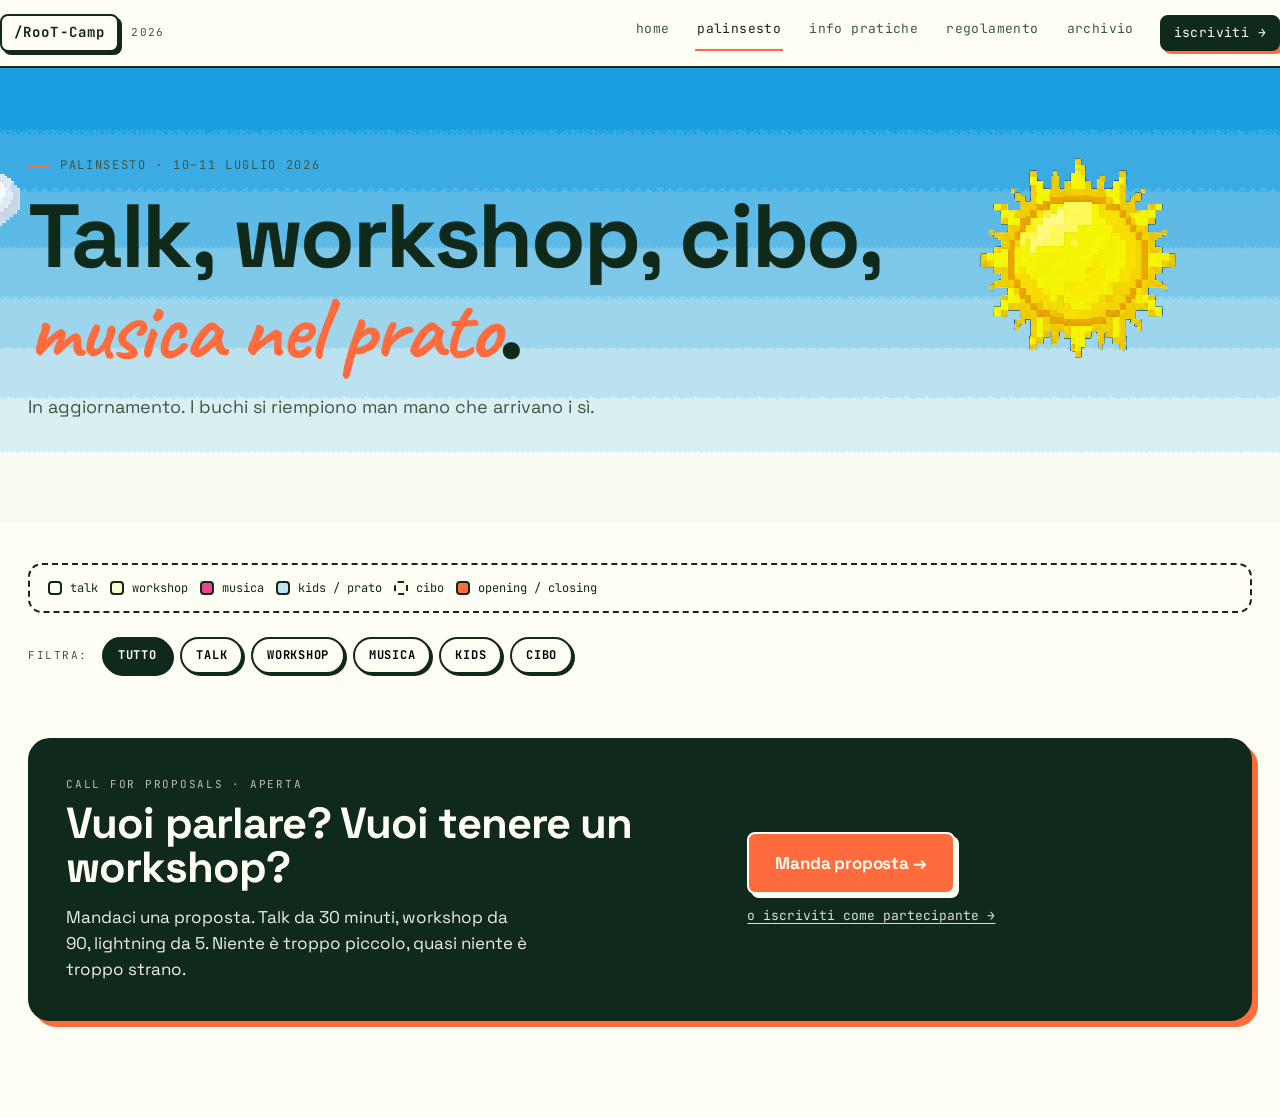
<file: palinsesto.html>
<!DOCTYPE html>
<html lang="it" data-tone="ironico">
<head>
  <meta charset="UTF-8">
  <meta name="viewport" content="width=device-width, initial-scale=1.0">
  <title>Palinsesto · /RooT-Camp 2026</title>
  <meta name="description" content="Il palinsesto di /RooT-Camp 2026: talk, workshop, musica e attività dei tre giorni dell'hacker camp a Fratta Terme, 10-12 luglio 2026.">
  <link rel="canonical" href="https://rootcamp.rootclub.it/palinsesto.html">
  <link rel="icon" href="favicon.ico" sizes="any">
  <link rel="apple-touch-icon" href="assets/logo-camp.png">
  <meta property="og:type" content="website">
  <meta property="og:site_name" content="/RooT-Camp">
  <meta property="og:locale" content="it_IT">
  <meta property="og:title" content="Palinsesto · /RooT-Camp 2026">
  <meta property="og:description" content="Talk, workshop, musica e attività dei tre giorni dell'hacker camp a Fratta Terme, 10-12 luglio 2026.">
  <meta property="og:url" content="https://rootcamp.rootclub.it/palinsesto.html">
  <meta property="og:image" content="https://rootcamp.rootclub.it/assets/preview.jpg">
  <meta property="og:image:secure_url" content="https://rootcamp.rootclub.it/assets/preview.jpg">
  <meta property="og:image:type" content="image/jpeg">
  <meta property="og:image:width" content="2048">
  <meta property="og:image:height" content="1094">
  <meta property="og:image:alt" content="/RooT-Camp — hacker camp a Fratta Terme">
  <meta name="twitter:card" content="summary_large_image">
  <meta name="twitter:title" content="Palinsesto · /RooT-Camp 2026">
  <meta name="twitter:description" content="Talk, workshop, musica e attività dei tre giorni dell'hacker camp a Fratta Terme.">
  <meta name="twitter:image" content="https://rootcamp.rootclub.it/assets/preview.jpg">
  <link rel="stylesheet" href="styles/global.css">
  <style>
    /* page-specific */
    .page-hero {
      background: #0094de url("assets/sky-banded.png") top left / auto 100% repeat-x;
      padding: 80px 0 60px;
      min-height: 455px;
      position: relative;
      overflow: hidden;
    }
    .page-hero .hero-sun {
      width: 200px; height: 200px; top: 90px; right: 8%;
    }
    .filters {
      display: flex;
      flex-wrap: wrap;
      gap: 8px;
      margin: 24px 0 36px;
      align-items: center;
    }
    .filters .label {
      font-family: var(--font-ui);
      font-size: 11px;
      letter-spacing: .14em;
      text-transform: uppercase;
      color: var(--ink-dim);
      margin-right: 6px;
    }
    .filter-chip {
      display: inline-flex;
      align-items: center;
      gap: 6px;
      padding: 7px 14px;
      background: var(--cream);
      border: 2px solid var(--ink);
      border-radius: 999px;
      font-family: var(--font-ui);
      font-size: 12px;
      font-weight: 700;
      letter-spacing: .06em;
      text-transform: uppercase;
      cursor: pointer;
      box-shadow: 2px 2px 0 var(--ink);
      transition: transform .12s ease, box-shadow .12s ease;
    }
    .filter-chip:hover { transform: translate(-1px,-1px); box-shadow: 3px 3px 0 var(--ink); }
    .filter-chip.on.talk     { background: var(--grass-2); }
    .filter-chip.on.workshop { background: var(--sun); }
    .filter-chip.on.music    { background: var(--berry); color: var(--cream); }
    .filter-chip.on.kids     { background: var(--sky-1); }
    .filter-chip.on.food     { background: var(--cream); border-style: dashed; }
    .filter-chip.on.opening  { background: var(--hot); color: var(--cream); }
    .filter-chip.on.all      { background: var(--ink); color: var(--cream); }

    .day-section { margin-bottom: 64px; }
    .day-head {
      display: flex;
      justify-content: space-between;
      align-items: baseline;
      flex-wrap: wrap;
      gap: 14px;
      margin-bottom: 22px;
      padding-bottom: 14px;
      border-bottom: 2px dashed var(--ink);
    }
    .day-head h2 {
      font-size: clamp(40px, 5vw, 64px);
      letter-spacing: -.025em;
    }
    .day-head .date-tag {
      font-family: var(--font-ui);
      font-size: 13px;
      letter-spacing: .12em;
      text-transform: uppercase;
      color: var(--ink-dim);
    }

    /* lista a timeline verticale */
    .schedule-list { display: flex; flex-direction: column; gap: 14px; }
    .slot {
      display: grid;
      grid-template-columns: 110px 1fr auto;
      gap: 18px;
      align-items: stretch;
      background: var(--cream);
      border: 2px solid var(--ink);
      border-radius: var(--r-md);
      padding: 18px 22px;
      box-shadow: 4px 4px 0 var(--ink);
      transition: transform .14s ease, box-shadow .14s ease;
    }
    .slot:hover {
      transform: translate(-2px,-2px);
      box-shadow: 6px 6px 0 var(--ink);
    }
    .slot.kind-food    { background: #fffaf0; border-style: dashed; }
    .slot.kind-music   { background: var(--berry); color: var(--cream); }
    .slot.kind-music .dim { color: rgba(255,254,245,.85); }
    .slot.kind-music .keycap { background: var(--cream); color: var(--ink); }
    .slot.kind-opening { background: var(--hot); color: var(--cream); }
    .slot.kind-opening .dim { color: rgba(255,254,245,.85); }
    .slot.kind-opening .keycap { background: var(--cream); color: var(--ink); }
    .slot.kind-kids    { background: var(--sky-1); }
    .slot.kind-talk    { background: var(--cream); }
    .slot.kind-workshop{ background: #fff7d6; }

    .slot-time {
      font-family: var(--font-ui);
      font-weight: 700;
      font-size: 18px;
      display: flex;
      flex-direction: column;
      justify-content: center;
      gap: 4px;
      border-right: 1.5px solid currentColor;
      padding-right: 14px;
    }
    .slot-time .duration { font-size: 11px; opacity: .7; letter-spacing: .08em; }
    .slot-body {
      display: flex; flex-direction: column; justify-content: center; gap: 6px;
    }
    .slot-title {
      font-family: var(--font-display);
      font-size: 22px;
      font-weight: 700;
      letter-spacing: -.01em;
      line-height: 1.15;
    }
    .slot-meta {
      display: flex; gap: 12px; flex-wrap: wrap;
      font-family: var(--font-ui); font-size: 12px;
      letter-spacing: .04em;
    }
    .slot-meta .speaker { font-weight: 700; }
    .slot-side {
      display: flex; flex-direction: column; justify-content: center; align-items: flex-end; gap: 6px;
    }
    .track-badge {
      font-family: var(--font-ui);
      font-size: 10px;
      letter-spacing: .12em;
      text-transform: uppercase;
      padding: 4px 10px;
      border-radius: 999px;
      background: rgba(15,42,26,.1);
      border: 1.5px solid currentColor;
    }
    .slot.is-hidden { display: none; }

    /* Descrizione espandibile — intera riga cliccabile */
    .slot.has-desc { cursor: pointer; }
    .slot.has-desc:focus-visible {
      outline: 3px solid var(--hot);
      outline-offset: 3px;
    }
    .slot-title { display: inline-flex; align-items: baseline; gap: 10px; }
    .chevron {
      display: inline-block;
      font-size: 14px;
      line-height: 1;
      opacity: .55;
      transition: transform .18s ease, opacity .18s ease;
      transform: translateY(-2px);
    }
    .slot.has-desc:hover .chevron { opacity: 1; }
    .slot.is-open .chevron {
      transform: translateY(-2px) rotate(-180deg);
      opacity: 1;
    }
    .slot-desc {
      margin-top: 10px;
      padding-top: 10px;
      border-top: 1.5px dashed currentColor;
      font-family: var(--font-ui);
      font-size: 14px;
      line-height: 1.55;
      opacity: .92;
      max-width: 68ch;
      cursor: text;
    }
    .slot-desc a {
      color: inherit;
      text-decoration: underline;
      text-underline-offset: 3px;
    }
    .slot.kind-music .slot-desc a,
    .slot.kind-opening .slot-desc a { color: var(--cream); }
    .slot-desc[hidden] { display: none; }

    @media (max-width: 700px) {
      .slot { grid-template-columns: 80px 1fr; padding: 14px 16px; }
      .slot-side { grid-column: 1 / -1; flex-direction: row; align-items: center; padding-top: 6px; border-top: 1.5px dashed currentColor; }
      .slot-time { font-size: 15px; padding-right: 10px; }
      .slot-title { font-size: 18px; }
    }

    /* legend */
    .legend {
      display: flex; gap: 12px; flex-wrap: wrap;
      margin-bottom: 22px;
      padding: 14px 18px;
      background: var(--cream);
      border: 2px dashed var(--ink);
      border-radius: var(--r-md);
    }
    .legend-item { display: inline-flex; align-items: center; gap: 8px; font-family: var(--font-ui); font-size: 12px; }
    .legend-dot { width: 14px; height: 14px; border: 2px solid var(--ink); border-radius: 4px; }

    /* CFP block */
    .cfp {
      background: var(--ink);
      color: var(--cream);
      border-radius: var(--r-lg);
      padding: 36px;
      display: grid;
      grid-template-columns: 1.4fr 1fr;
      gap: 28px;
      align-items: center;
      box-shadow: 6px 6px 0 var(--hot);
      border: 2px solid var(--ink);
    }
    @media (max-width: 800px) { .cfp { grid-template-columns: 1fr; } }
    .cfp h3 { font-size: clamp(28px, 3.4vw, 44px); margin-bottom: 14px; }
    .cfp .btn { background: var(--hot); border-color: var(--cream); box-shadow: 4px 4px 0 var(--cream); color: var(--cream); }
    .cfp .btn:hover { box-shadow: 6px 6px 0 var(--cream); }

    .empty-msg {
      padding: 48px;
      text-align: center;
      border: 2px dashed var(--ink);
      border-radius: var(--r-md);
      color: var(--ink-dim);
      font-family: var(--font-ui);
      display: none;
    }
    .empty-msg.show { display: block; }
  </style>
  <template id="__bundler_thumbnail" data-bg-color="#bfe3f5">
    <svg viewBox="0 0 1200 800" xmlns="http://www.w3.org/2000/svg">
      <rect width="1200" height="800" fill="#bfe3f5"/>
      <g font-family="Space Grotesk, sans-serif" font-size="120" font-weight="800" text-anchor="middle">
        <text x="600" y="430" fill="#0f2a1a">Palinsesto</text>
      </g>
      <rect x="380" y="500" width="120" height="40" rx="6" fill="#7ec04b" stroke="#0f2a1a" stroke-width="4"/>
      <rect x="540" y="500" width="120" height="40" rx="6" fill="#ffd36b" stroke="#0f2a1a" stroke-width="4"/>
      <rect x="700" y="500" width="120" height="40" rx="6" fill="#e8488a" stroke="#0f2a1a" stroke-width="4"/>
    </svg>
  </template>
</head>
<body>
  <div data-slot="topbar"></div>

  <section class="page-hero">
    <div class="hero-sun" aria-hidden="true"></div>
    <div class="cloud cloud-1" aria-hidden="true" style="top:50px;"></div>
    <div class="wrap" style="position:relative;z-index:2;">
      <div class="sec-eyebrow">palinsesto · 10–11 luglio 2026</div>
      <h1 class="h-1" style="max-width:18ch;font-size:clamp(48px,7vw,96px);">
        Talk, workshop, cibo, <em class="hand" style="font-style:normal;color:var(--hot);">musica nel prato</em>.
      </h1>
      <p class="dim" style="max-width:52ch;margin-top:18px;font-size:18px;">
        In aggiornamento. I buchi si riempiono man mano che arrivano i sì.
      </p>
    </div>
  </section>

  <section style="padding-top:40px;">
    <div class="wrap">

      <!-- legenda -->
      <div class="legend" aria-label="Legenda colori">
        <span class="legend-item"><span class="legend-dot" style="background:var(--cream);"></span> talk</span>
        <span class="legend-item"><span class="legend-dot" style="background:#fff7d6;"></span> workshop</span>
        <span class="legend-item"><span class="legend-dot" style="background:var(--berry);"></span> musica</span>
        <span class="legend-item"><span class="legend-dot" style="background:var(--sky-1);"></span> kids / prato</span>
        <span class="legend-item"><span class="legend-dot" style="background:#fffaf0;border-style:dashed;"></span> cibo</span>
        <span class="legend-item"><span class="legend-dot" style="background:var(--hot);"></span> opening / closing</span>
      </div>

      <!-- filtri -->
      <div class="filters" role="tablist" aria-label="Filtra per tipo">
        <span class="label">Filtra:</span>
        <button class="filter-chip on all" data-filter="all">tutto</button>
        <button class="filter-chip" data-filter="talk">talk</button>
        <button class="filter-chip" data-filter="workshop">workshop</button>
        <button class="filter-chip" data-filter="music">musica</button>
        <button class="filter-chip" data-filter="kids">kids</button>
        <button class="filter-chip" data-filter="food">cibo</button>
      </div>

      <div id="schedule-mount"></div>
      <div id="empty-msg" class="empty-msg">Niente in questa categoria. Prova a togliere un filtro.</div>

      <!-- CFP -->
      <div class="cfp" style="margin-top:64px;">
        <div>
          <div class="mono" style="font-size:11px;letter-spacing:.16em;text-transform:uppercase;opacity:.7;margin-bottom:8px;">call for proposals · aperta</div>
          <h3>Vuoi parlare? Vuoi tenere un workshop?</h3>
          <p style="opacity:.92;max-width:48ch;">
            Mandaci una proposta. Talk da 30 minuti, workshop da 90, lightning da 5. Niente è troppo piccolo, quasi niente è troppo strano.
          </p>
        </div>
        <div style="display:flex;flex-direction:column;gap:12px;align-items:flex-start;">
          <a id="cfp-link" href="#" class="btn" hidden>Manda proposta →</a>
          <a href="iscrizione.html" class="mono" style="color:var(--cream);font-size:13px;opacity:.85;">o iscriviti come partecipante →</a>
        </div>
      </div>

    </div>
  </section>

  <div data-slot="footer"></div>

  <script src="api/edition.js.php"></script>
  <script src="scripts/partials.js"></script>
  <script src="scripts/runtime.js"></script>
  <script src="scripts/palinsesto.js"></script>
</body>
</html>
</file>
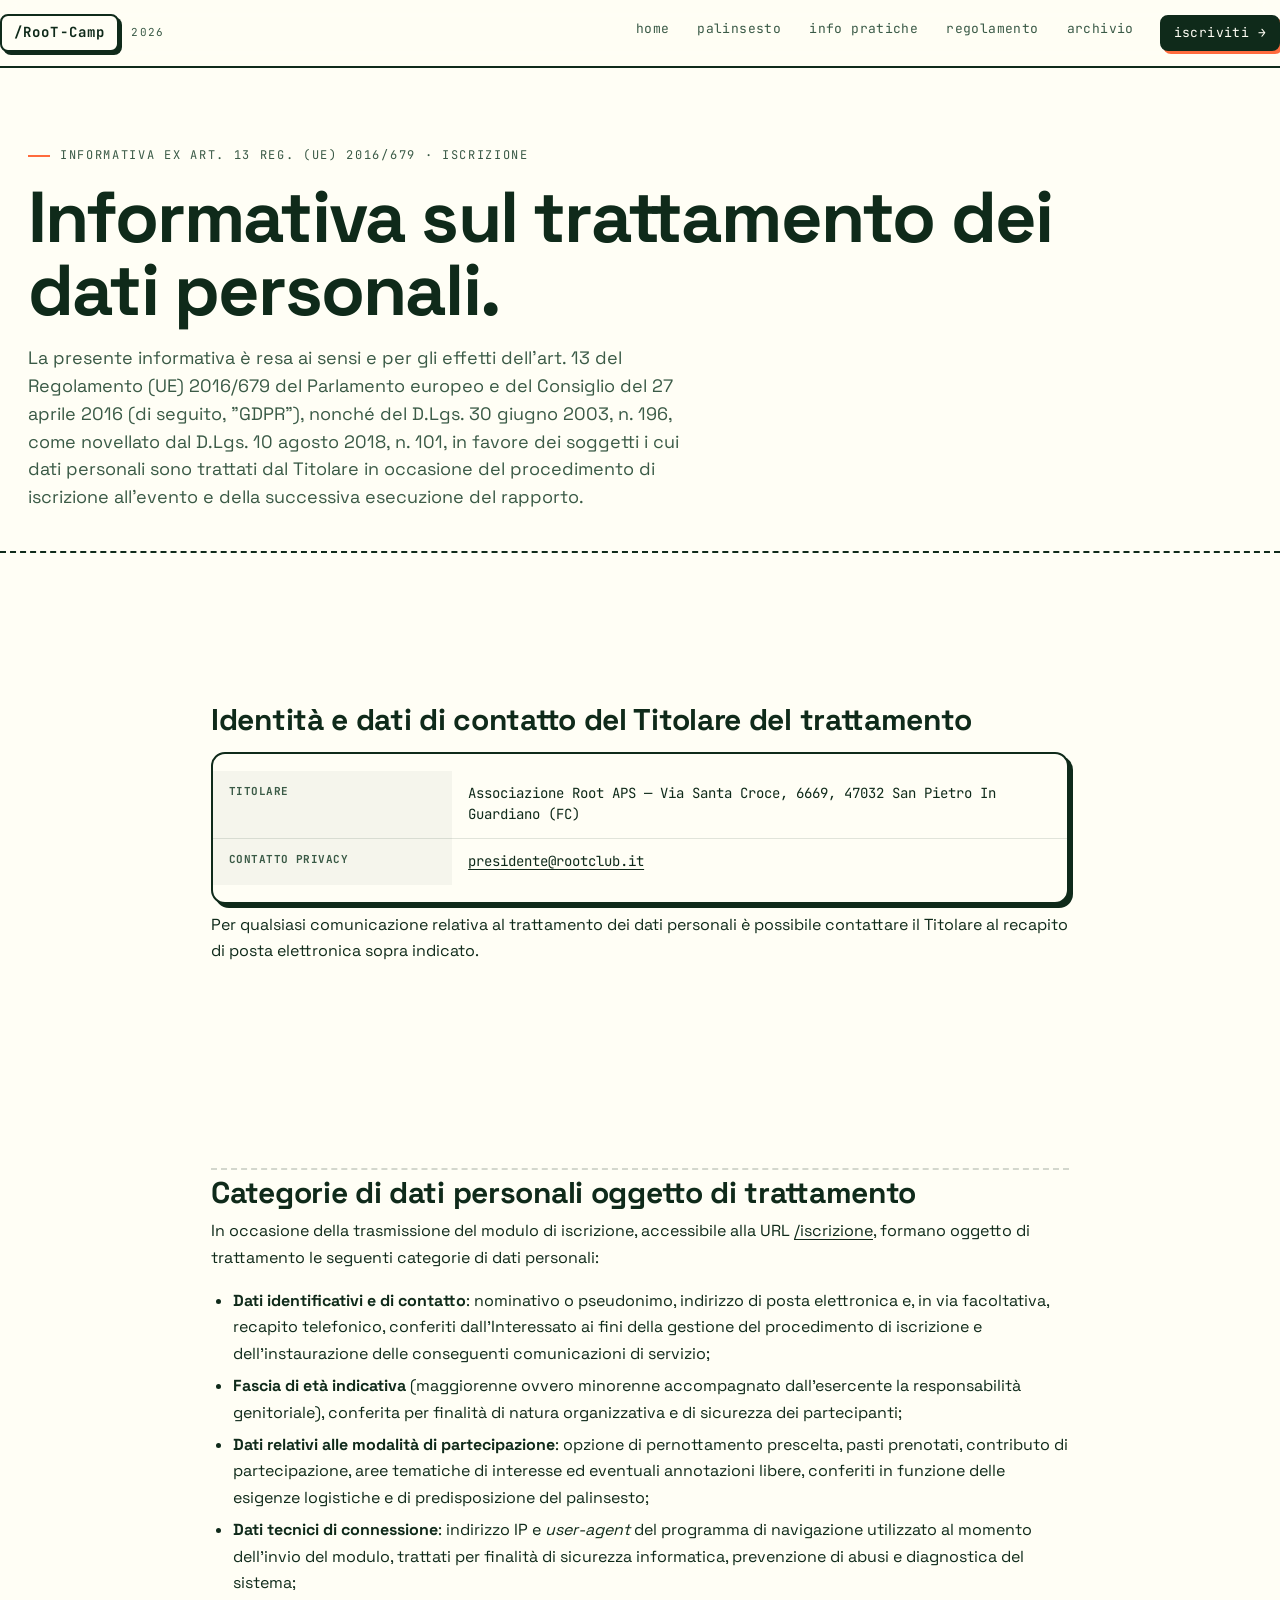
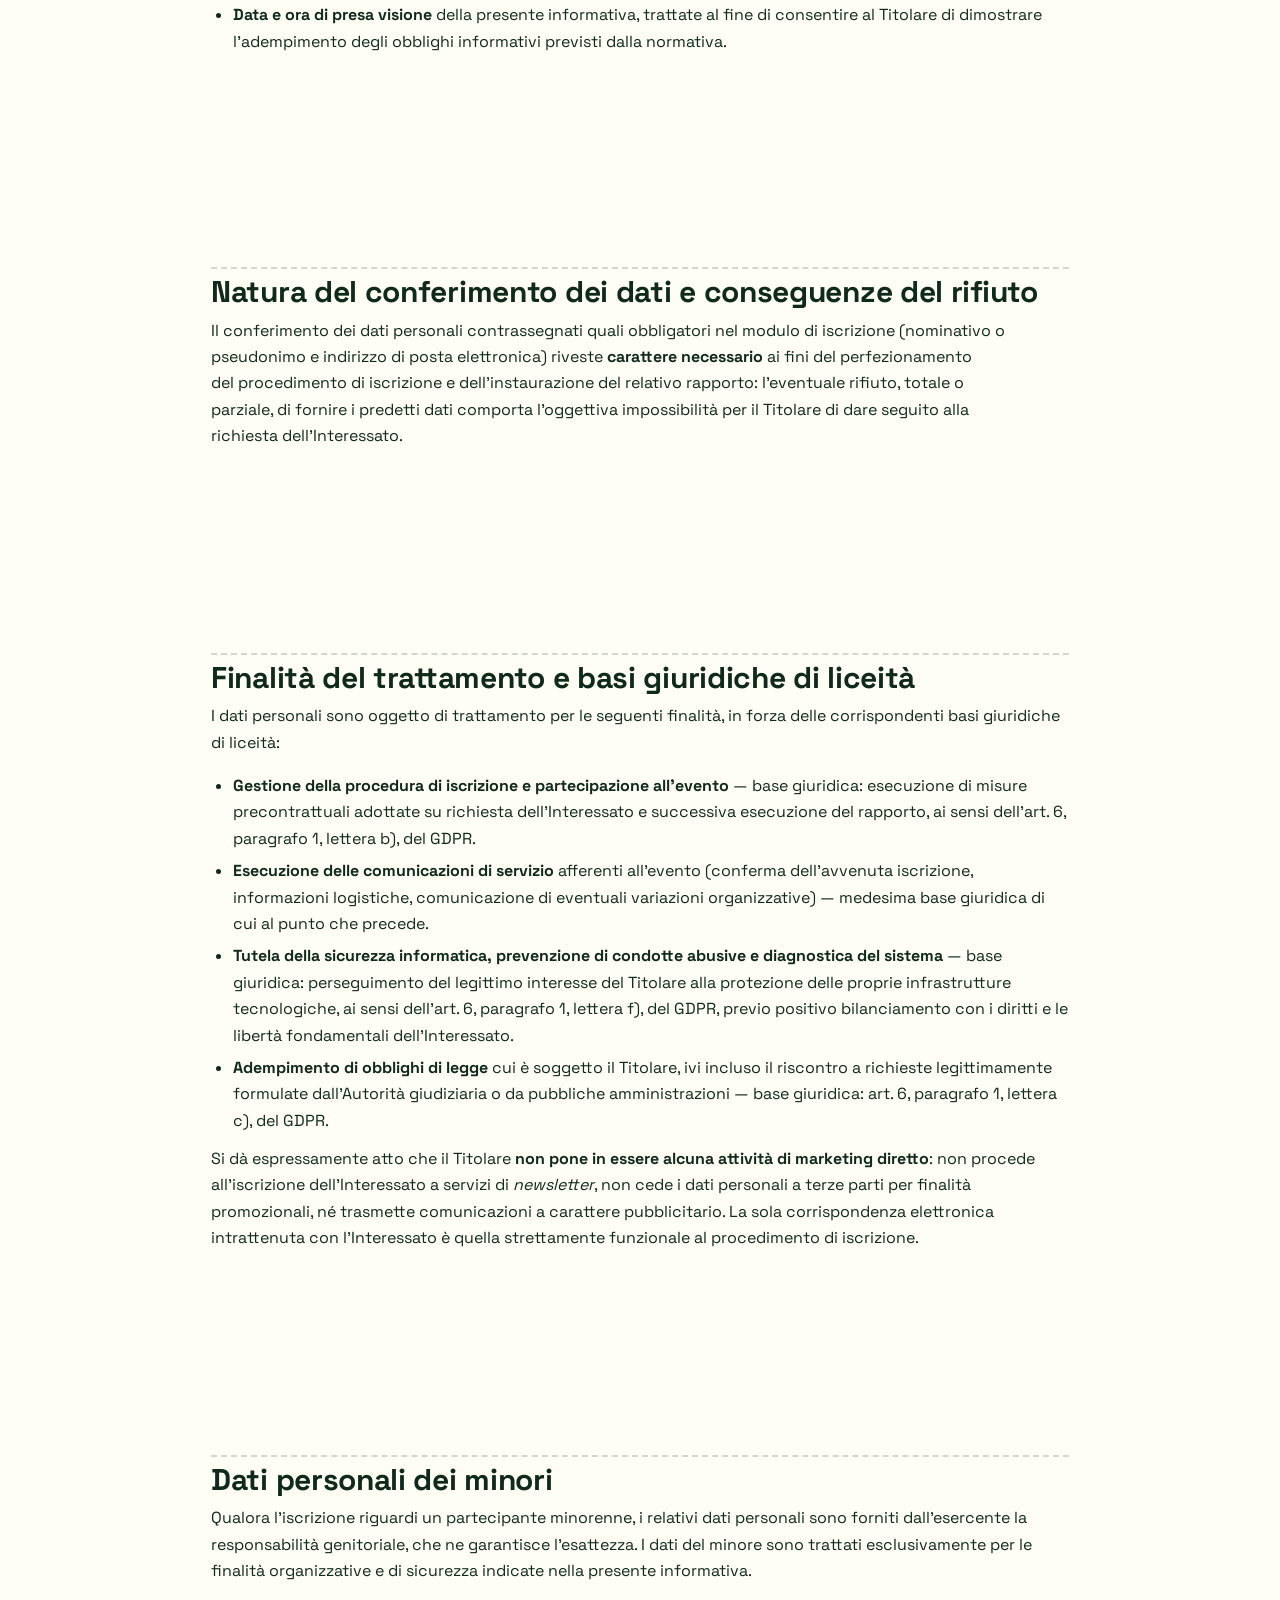
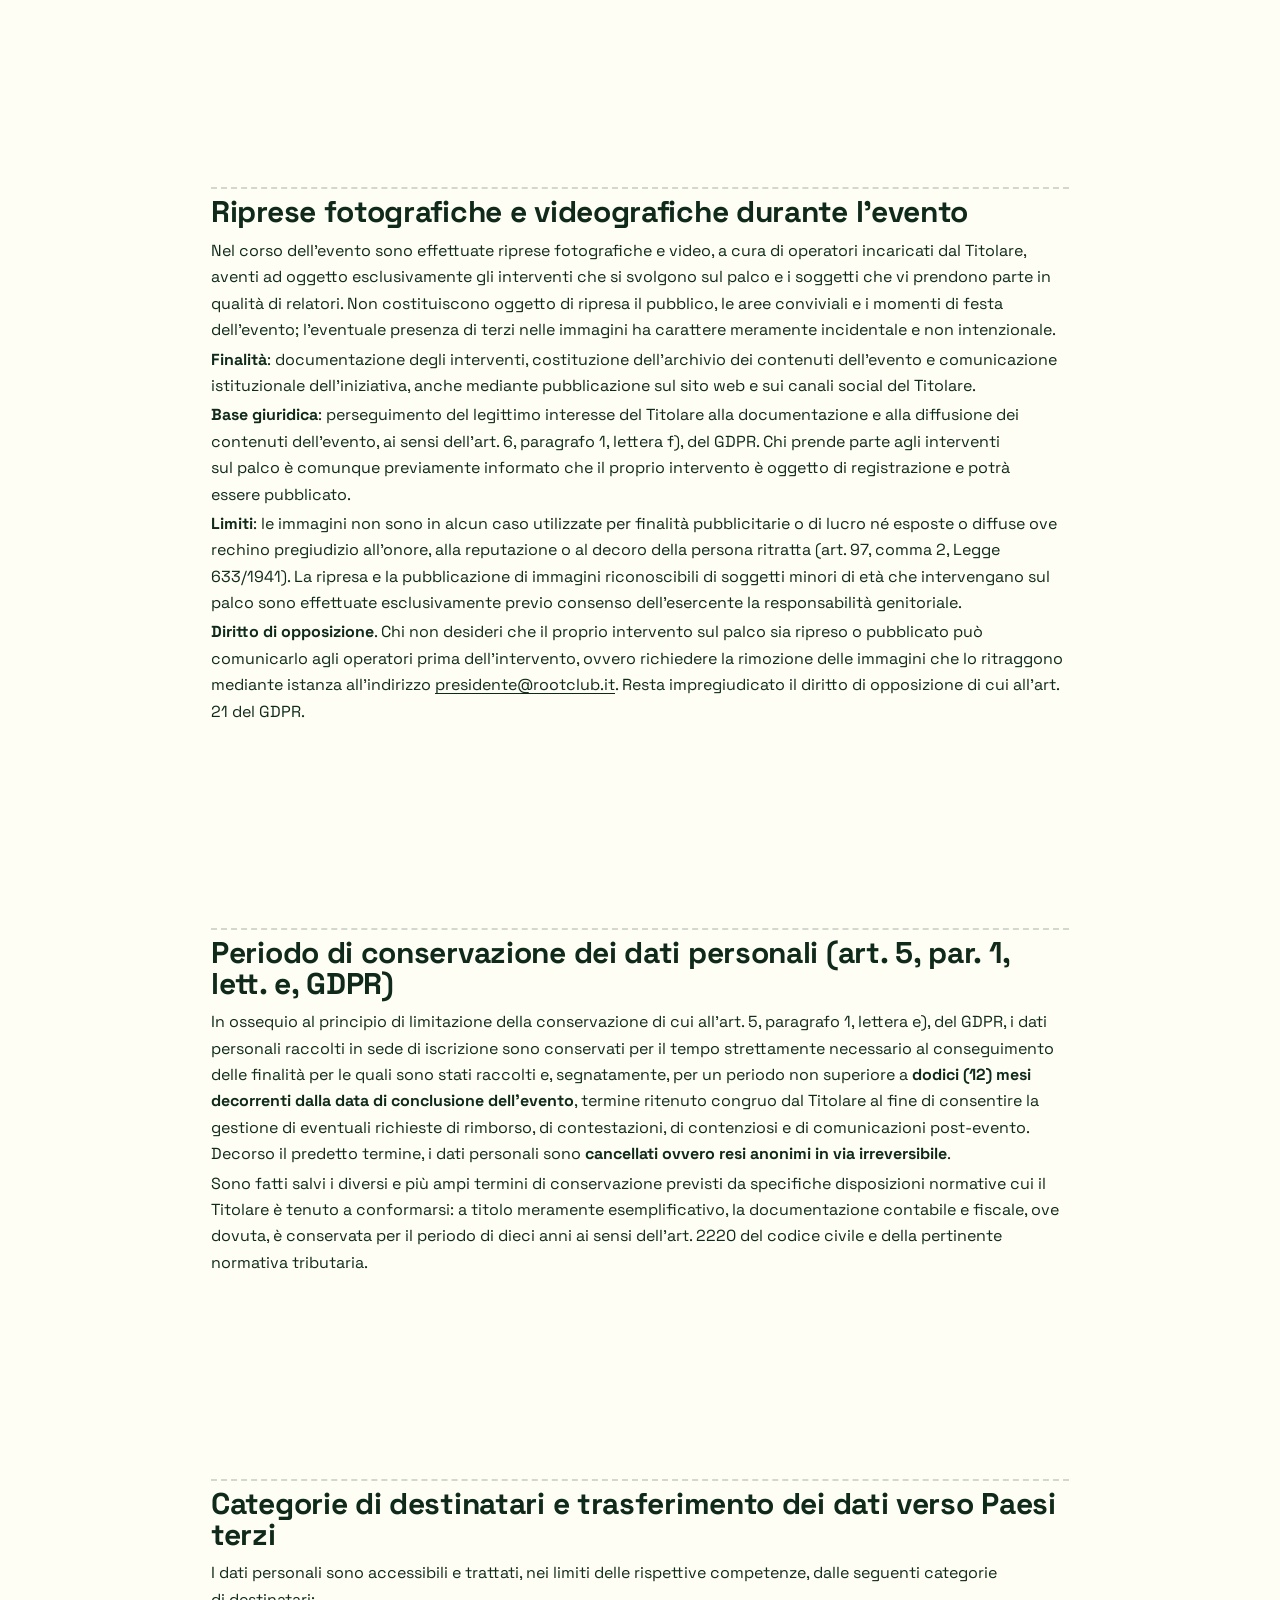
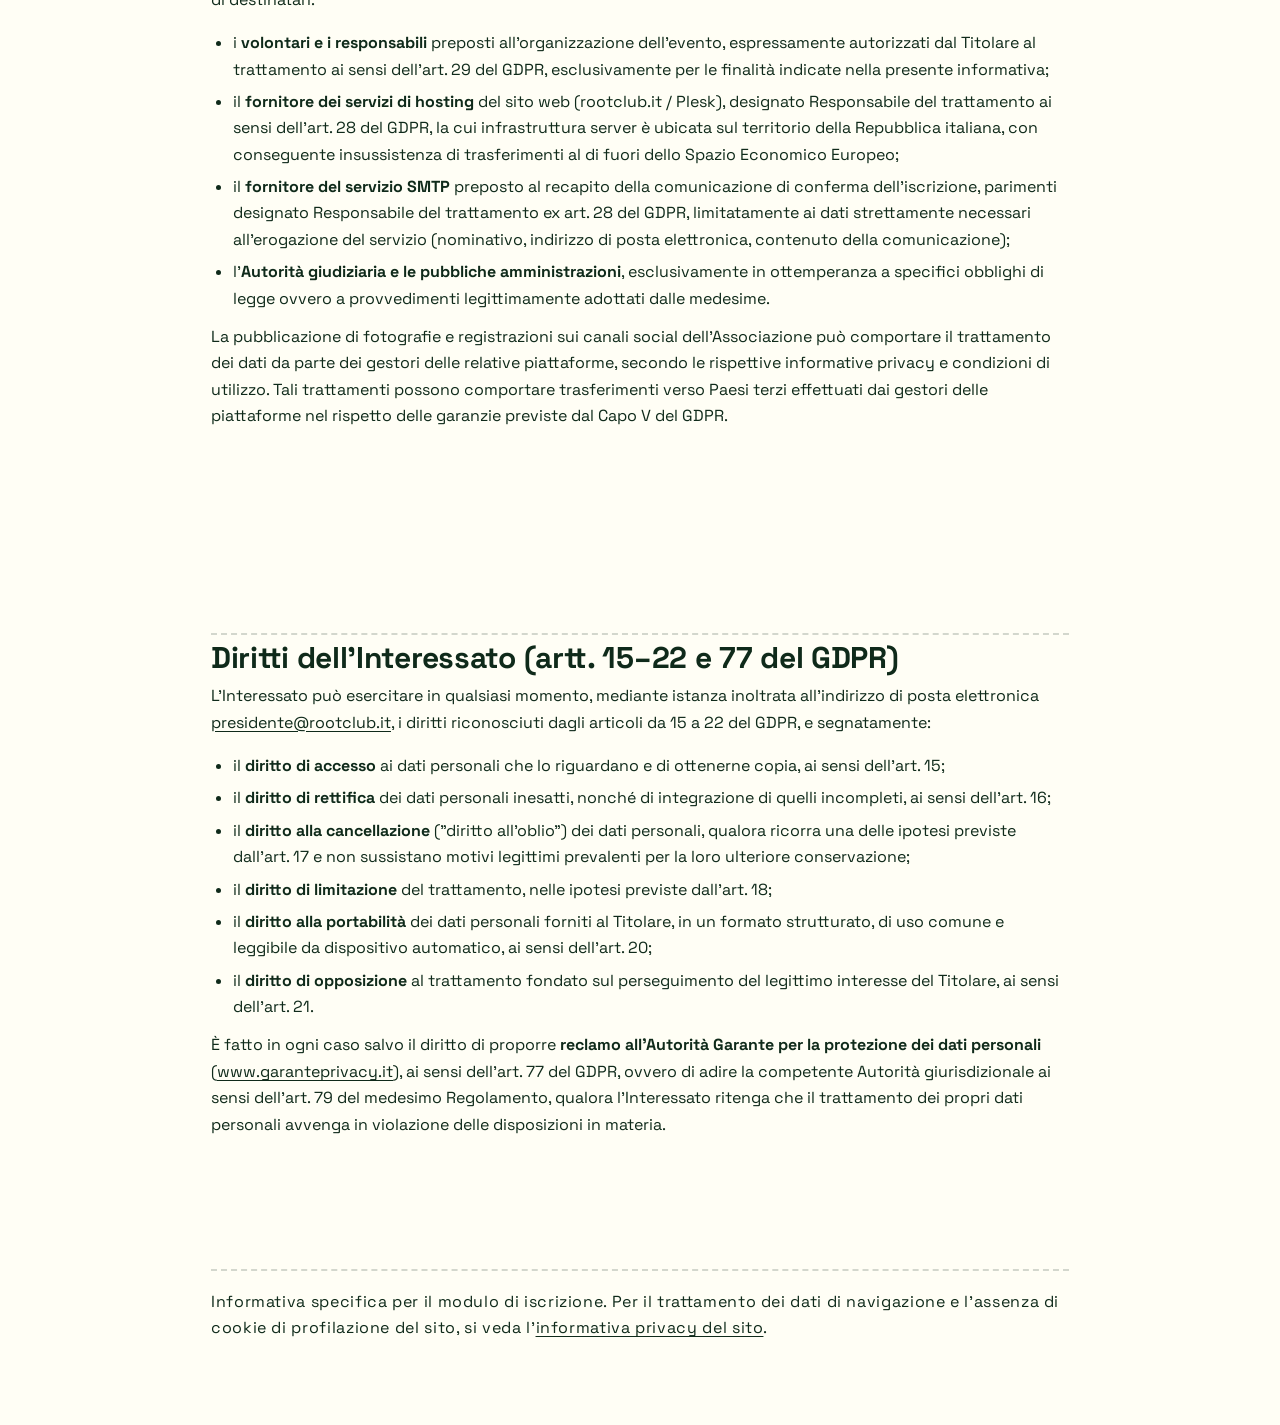
<file: privacy-iscrizione.html>
<!DOCTYPE html>
<html lang="it">
<head>
  <meta charset="UTF-8">
  <meta name="viewport" content="width=device-width, initial-scale=1.0">
  <title>Privacy iscrizione · /RooT-Camp 2026</title>
  <meta name="robots" content="index,follow">
  <meta name="description" content="Informativa privacy per l'iscrizione a /RooT-Camp 2026: quali dati raccogliamo nel modulo e come li trattiamo.">
  <link rel="canonical" href="https://rootcamp.rootclub.it/privacy-iscrizione.html">
  <link rel="icon" href="favicon.ico" sizes="any">
  <link rel="apple-touch-icon" href="assets/logo-camp.png">
  <link rel="stylesheet" href="styles/global.css">
  <style>
    .page-hero {
      background: var(--cream);
      padding: 70px 0 40px;
      border-bottom: 2px dashed var(--ink);
    }
    .page-hero h1 {
      font-size: clamp(40px, 6vw, 72px);
      letter-spacing: -.025em;
      max-width: 22ch;
    }
    .page-hero .dim { max-width: 56ch; margin-top: 16px; font-size: 18px; }

    .privacy-wrap {
      max-width: 78ch;
      margin: 0 auto;
      padding: 56px 0 80px;
    }
    .privacy-wrap section { margin-bottom: 8px; }
    .privacy-wrap h2 {
      font-family: var(--font-display);
      font-size: clamp(22px, 2.6vw, 30px);
      letter-spacing: -.01em;
      margin-bottom: 10px;
      padding-top: 8px;
      border-top: 2px dashed rgba(15,42,26,.18);
    }
    .privacy-wrap section:first-of-type h2 { border-top: none; padding-top: 0; }
    .privacy-wrap p,
    .privacy-wrap li {
      font-family: var(--font-body, var(--font-ui));
      font-size: 16px;
      line-height: 1.65;
      color: var(--ink);
    }
    .privacy-wrap p { margin-bottom: 3px; }
    .privacy-wrap ul { padding-left: 22px; margin-bottom: 12px; }
    .privacy-wrap li { margin-bottom: 6px; }
    .privacy-wrap a {
      color: var(--ink);
      text-decoration: underline;
      text-underline-offset: 3px;
    }
    .privacy-wrap a:hover { color: var(--hot); }

    .kv-table {
      border: 2px solid var(--ink);
      border-radius: var(--r-md);
      overflow: hidden;
      box-shadow: 4px 4px 0 var(--ink);
      background: var(--cream);
      margin: 16px 0 8px;
    }
    .kv-table dl {
      display: grid;
      grid-template-columns: minmax(180px, 28%) 1fr;
    }
    .kv-table dt,
    .kv-table dd {
      padding: 12px 16px;
      border-top: 1px solid rgba(15,42,26,.12);
      font-family: var(--font-ui);
      font-size: 14px;
      margin: 0;
    }
    .kv-table dt {
      font-weight: 700;
      letter-spacing: .04em;
      text-transform: uppercase;
      font-size: 11px;
      background: rgba(15,42,26,.04);
      color: var(--ink-dim);
    }
    .kv-table dl > dt:first-of-type,
    .kv-table dl > dd:first-of-type { border-top: none; }

    .meta-row {
      font-family: var(--font-ui);
      font-size: 12px;
      color: var(--ink-dim);
      letter-spacing: .04em;
      margin-top: 32px;
      padding-top: 18px;
      border-top: 2px dashed rgba(15,42,26,.18);
    }
  </style>
  <template id="__bundler_thumbnail" data-bg-color="#fffef5">
    <svg viewBox="0 0 1200 800" xmlns="http://www.w3.org/2000/svg">
      <rect width="1200" height="800" fill="#fffef5"/>
      <text x="600" y="430" font-family="Space Grotesk, sans-serif" font-size="110" font-weight="800" text-anchor="middle" fill="#0f2a1a">Privacy iscrizione</text>
    </svg>
  </template>
</head>
<body>
  <div data-slot="topbar"></div>

  <section class="page-hero">
    <div class="wrap">
      <div class="sec-eyebrow">informativa ex art. 13 reg. (UE) 2016/679 · iscrizione</div>
      <h1>Informativa sul trattamento dei dati personali.</h1>
      <p class="dim">
        La presente informativa è resa ai sensi e per gli effetti dell'art. 13 del Regolamento
        (UE) 2016/679 del Parlamento europeo e del Consiglio del 27 aprile 2016 (di seguito, "GDPR"),
        nonché del D.Lgs. 30 giugno 2003, n. 196, come novellato dal D.Lgs. 10 agosto 2018, n. 101,
        in favore dei soggetti i cui dati personali sono trattati dal Titolare in occasione del
        procedimento di iscrizione all'evento e della successiva esecuzione del rapporto.
      </p>
    </div>
  </section>

  <main class="wrap">
    <div class="privacy-wrap">

      <section>
        <h2>Identità e dati di contatto del Titolare del trattamento</h2>
        <div class="kv-table">
          <dl>
            <dt>Titolare</dt>
            <dd>Associazione Root APS — Via Santa Croce, 6669, 47032 San Pietro In Guardiano (FC)</dd>
            <dt>Contatto privacy</dt>
            <dd><a href="mailto:presidente@rootclub.it">presidente@rootclub.it</a></dd>
          </dl>
        </div>
        <p>
          Per qualsiasi comunicazione relativa al trattamento dei dati personali è possibile contattare
          il Titolare al recapito di posta elettronica sopra indicato.
        </p>
      </section>

      <section>
        <h2>Categorie di dati personali oggetto di trattamento</h2>
        <p>
          In occasione della trasmissione del modulo di iscrizione, accessibile alla URL
          <a href="iscrizione.html">/iscrizione</a>, formano oggetto di trattamento le seguenti
          categorie di dati personali:
        </p>
        <ul>
          <li><strong>Dati identificativi e di contatto</strong>: nominativo o pseudonimo, indirizzo di posta elettronica e, in via facoltativa, recapito telefonico, conferiti dall'Interessato ai fini della gestione del procedimento di iscrizione e dell'instaurazione delle conseguenti comunicazioni di servizio;</li>
          <li><strong>Fascia di età indicativa</strong> (maggiorenne ovvero minorenne accompagnato dall'esercente la responsabilità genitoriale), conferita per finalità di natura organizzativa e di sicurezza dei partecipanti;</li>
          <li><strong>Dati relativi alle modalità di partecipazione</strong>: opzione di pernottamento prescelta, pasti prenotati, contributo di partecipazione, aree tematiche di interesse ed eventuali annotazioni libere, conferiti in funzione delle esigenze logistiche e di predisposizione del palinsesto;</li>
          <li><strong>Dati tecnici di connessione</strong>: indirizzo IP e <em>user-agent</em> del programma di navigazione utilizzato al momento dell'invio del modulo, trattati per finalità di sicurezza informatica, prevenzione di abusi e diagnostica del sistema;</li>
          <li><strong>Data e ora di presa visione</strong> della presente informativa, trattate al fine di consentire al Titolare di dimostrare l'adempimento degli obblighi informativi previsti dalla normativa.</li>
        </ul>
      </section>

      <section>
        <h2>Natura del conferimento dei dati e conseguenze del rifiuto</h2>
        <p>
          Il conferimento dei dati personali contrassegnati quali obbligatori nel modulo di iscrizione
          (nominativo o pseudonimo e indirizzo di posta elettronica) riveste <strong>carattere necessario</strong>
          ai fini del perfezionamento del procedimento di iscrizione e dell'instaurazione del relativo rapporto:
          l'eventuale rifiuto, totale o parziale, di fornire i predetti dati comporta l'oggettiva impossibilità
          per il Titolare di dare seguito alla richiesta dell'Interessato.
        </p>
      </section>

      <section>
        <h2>Finalità del trattamento e basi giuridiche di liceità</h2>
        <p>I dati personali sono oggetto di trattamento per le seguenti finalità, in forza delle corrispondenti basi giuridiche di liceità:</p>
        <ul>
          <li><strong>Gestione della procedura di iscrizione e partecipazione all'evento</strong> — base giuridica: esecuzione di misure precontrattuali adottate su richiesta dell'Interessato e successiva esecuzione del rapporto, ai sensi dell'art. 6, paragrafo 1, lettera b), del GDPR.</li>
          <li><strong>Esecuzione delle comunicazioni di servizio</strong> afferenti all'evento (conferma dell'avvenuta iscrizione, informazioni logistiche, comunicazione di eventuali variazioni organizzative) — medesima base giuridica di cui al punto che precede.</li>
          <li><strong>Tutela della sicurezza informatica, prevenzione di condotte abusive e diagnostica del sistema</strong> — base giuridica: perseguimento del legittimo interesse del Titolare alla protezione delle proprie infrastrutture tecnologiche, ai sensi dell'art. 6, paragrafo 1, lettera f), del GDPR, previo positivo bilanciamento con i diritti e le libertà fondamentali dell'Interessato.</li>
          <li><strong>Adempimento di obblighi di legge</strong> cui è soggetto il Titolare, ivi incluso il riscontro a richieste legittimamente formulate dall'Autorità giudiziaria o da pubbliche amministrazioni — base giuridica: art. 6, paragrafo 1, lettera c), del GDPR.</li>
        </ul>
        <p>
          Si dà espressamente atto che il Titolare <strong>non pone in essere alcuna attività di marketing
          diretto</strong>: non procede all'iscrizione dell'Interessato a servizi di <em>newsletter</em>, non
          cede i dati personali a terze parti per finalità promozionali, né trasmette comunicazioni a carattere
          pubblicitario. La sola corrispondenza elettronica intrattenuta con l'Interessato è quella strettamente
          funzionale al procedimento di iscrizione.
        </p>
      </section>

      <section>
        <h2>Dati personali dei minori</h2>
        <p>
          Qualora l'iscrizione riguardi un partecipante minorenne, i relativi dati personali sono forniti
          dall'esercente la responsabilità genitoriale, che ne garantisce l'esattezza. I dati del minore sono
          trattati esclusivamente per le finalità organizzative e di sicurezza indicate nella presente informativa.
        </p>
      </section>

      <section>
        <h2>Riprese fotografiche e videografiche durante l'evento</h2>
        <p>
          Nel corso dell'evento sono effettuate riprese fotografiche e video, a cura di operatori incaricati dal
          Titolare, aventi ad oggetto esclusivamente gli interventi che si svolgono sul palco e i soggetti che vi
          prendono parte in qualità di relatori. Non costituiscono oggetto di ripresa il pubblico, le aree
          conviviali e i momenti di festa dell'evento; l'eventuale presenza di terzi nelle immagini ha carattere
          meramente incidentale e non intenzionale.
        </p>
        <p>
          <strong>Finalità</strong>: documentazione degli interventi, costituzione dell'archivio dei contenuti
          dell'evento e comunicazione istituzionale dell'iniziativa, anche mediante pubblicazione sul sito web
          e sui canali social del Titolare.
        </p>
        <p>
          <strong>Base giuridica</strong>: perseguimento del legittimo interesse del Titolare alla documentazione
          e alla diffusione dei contenuti dell'evento, ai sensi dell'art. 6, paragrafo 1, lettera f), del GDPR.
          Chi prende parte agli interventi sul palco è comunque previamente informato che il proprio intervento
          è oggetto di registrazione e potrà essere pubblicato.
        </p>
        <p>
          <strong>Limiti</strong>: le immagini non sono in alcun caso utilizzate per finalità pubblicitarie o di
          lucro né esposte o diffuse ove rechino pregiudizio all'onore, alla reputazione o al decoro della persona
          ritratta (art. 97, comma 2, Legge 633/1941). La ripresa e la pubblicazione di immagini riconoscibili di
          soggetti minori di età che intervengano sul palco sono effettuate esclusivamente previo consenso
          dell'esercente la responsabilità genitoriale.
        </p>
        <p>
          <strong>Diritto di opposizione</strong>. Chi non desideri che il proprio intervento sul palco sia ripreso
          o pubblicato può comunicarlo agli operatori prima dell'intervento, ovvero richiedere la rimozione delle
          immagini che lo ritraggono mediante istanza all'indirizzo
          <a href="mailto:presidente@rootclub.it">presidente@rootclub.it</a>. Resta impregiudicato il diritto di
          opposizione di cui all'art. 21 del GDPR.
        </p>
      </section>

      <section>
        <h2>Periodo di conservazione dei dati personali (art. 5, par. 1, lett. e, GDPR)</h2>
        <p>
          In ossequio al principio di limitazione della conservazione di cui all'art. 5, paragrafo 1, lettera e),
          del GDPR, i dati personali raccolti in sede di iscrizione sono conservati per il tempo strettamente
          necessario al conseguimento delle finalità per le quali sono stati raccolti e, segnatamente, per un
          periodo non superiore a <strong>dodici (12) mesi decorrenti dalla data di conclusione dell'evento</strong>,
          termine ritenuto congruo dal Titolare al fine di consentire la gestione di eventuali richieste di rimborso,
          di contestazioni, di contenziosi e di comunicazioni post-evento. Decorso il predetto termine, i dati
          personali sono <strong>cancellati ovvero resi anonimi in via irreversibile</strong>.
        </p>
        <p>
          Sono fatti salvi i diversi e più ampi termini di conservazione previsti da specifiche disposizioni
          normative cui il Titolare è tenuto a conformarsi: a titolo meramente esemplificativo, la documentazione
          contabile e fiscale, ove dovuta, è conservata per il periodo di dieci anni ai sensi dell'art. 2220 del
          codice civile e della pertinente normativa tributaria.
        </p>
      </section>

      <section>
        <h2>Categorie di destinatari e trasferimento dei dati verso Paesi terzi</h2>
        <p>I dati personali sono accessibili e trattati, nei limiti delle rispettive competenze, dalle seguenti categorie di destinatari:</p>
        <ul>
          <li>i <strong>volontari e i responsabili</strong> preposti all'organizzazione dell'evento, espressamente autorizzati dal Titolare al trattamento ai sensi dell'art. 29 del GDPR, esclusivamente per le finalità indicate nella presente informativa;</li>
          <li>il <strong>fornitore dei servizi di hosting</strong> del sito web (rootclub.it / Plesk), designato Responsabile del trattamento ai sensi dell'art. 28 del GDPR, la cui infrastruttura server è ubicata sul territorio della Repubblica italiana, con conseguente insussistenza di trasferimenti al di fuori dello Spazio Economico Europeo;</li>
          <li>il <strong>fornitore del servizio SMTP</strong> preposto al recapito della comunicazione di conferma dell'iscrizione, parimenti designato Responsabile del trattamento ex art. 28 del GDPR, limitatamente ai dati strettamente necessari all'erogazione del servizio (nominativo, indirizzo di posta elettronica, contenuto della comunicazione);</li>
          <li>l'<strong>Autorità giudiziaria e le pubbliche amministrazioni</strong>, esclusivamente in ottemperanza a specifici obblighi di legge ovvero a provvedimenti legittimamente adottati dalle medesime.</li>
        </ul>
        <p>
          La pubblicazione di fotografie e registrazioni sui canali social dell'Associazione può comportare il
          trattamento dei dati da parte dei gestori delle relative piattaforme, secondo le rispettive informative
          privacy e condizioni di utilizzo. Tali trattamenti possono comportare trasferimenti verso Paesi terzi
          effettuati dai gestori delle piattaforme nel rispetto delle garanzie previste dal Capo V del GDPR.
        </p>
      </section>

      <section>
        <h2>Diritti dell'Interessato (artt. 15–22 e 77 del GDPR)</h2>
        <p>
          L'Interessato può esercitare in qualsiasi momento, mediante istanza inoltrata all'indirizzo di posta
          elettronica <a href="mailto:presidente@rootclub.it">presidente@rootclub.it</a>, i diritti riconosciuti
          dagli articoli da 15 a 22 del GDPR, e segnatamente:
        </p>
        <ul>
          <li>il <strong>diritto di accesso</strong> ai dati personali che lo riguardano e di ottenerne copia, ai sensi dell'art. 15;</li>
          <li>il <strong>diritto di rettifica</strong> dei dati personali inesatti, nonché di integrazione di quelli incompleti, ai sensi dell'art. 16;</li>
          <li>il <strong>diritto alla cancellazione</strong> ("diritto all'oblio") dei dati personali, qualora ricorra una delle ipotesi previste dall'art. 17 e non sussistano motivi legittimi prevalenti per la loro ulteriore conservazione;</li>
          <li>il <strong>diritto di limitazione</strong> del trattamento, nelle ipotesi previste dall'art. 18;</li>
          <li>il <strong>diritto alla portabilità</strong> dei dati personali forniti al Titolare, in un formato strutturato, di uso comune e leggibile da dispositivo automatico, ai sensi dell'art. 20;</li>
          <li>il <strong>diritto di opposizione</strong> al trattamento fondato sul perseguimento del legittimo interesse del Titolare, ai sensi dell'art. 21.</li>
        </ul>
        <p>
          È fatto in ogni caso salvo il diritto di proporre <strong>reclamo all'Autorità Garante per la protezione
          dei dati personali</strong>
          (<a href="https://www.garanteprivacy.it" target="_blank" rel="noopener noreferrer">www.garanteprivacy.it</a>),
          ai sensi dell'art. 77 del GDPR, ovvero di adire la competente Autorità giurisdizionale ai sensi dell'art. 79
          del medesimo Regolamento, qualora l'Interessato ritenga che il trattamento dei propri dati personali
          avvenga in violazione delle disposizioni in materia.
        </p>
      </section>

      <p class="meta-row">
        Informativa specifica per il modulo di iscrizione. Per il trattamento dei dati di navigazione e l'assenza
        di cookie di profilazione del sito, si veda l'<a href="privacy.html">informativa privacy del sito</a>.
      </p>
    </div>
  </main>

  <div data-slot="footer"></div>

  <script src="api/edition.js.php"></script>
  <script src="scripts/partials.js"></script>
  <script src="scripts/runtime.js"></script>
  <script>
    window.TAB_mountPartials('');
  </script>
</body>
</html>
</file>
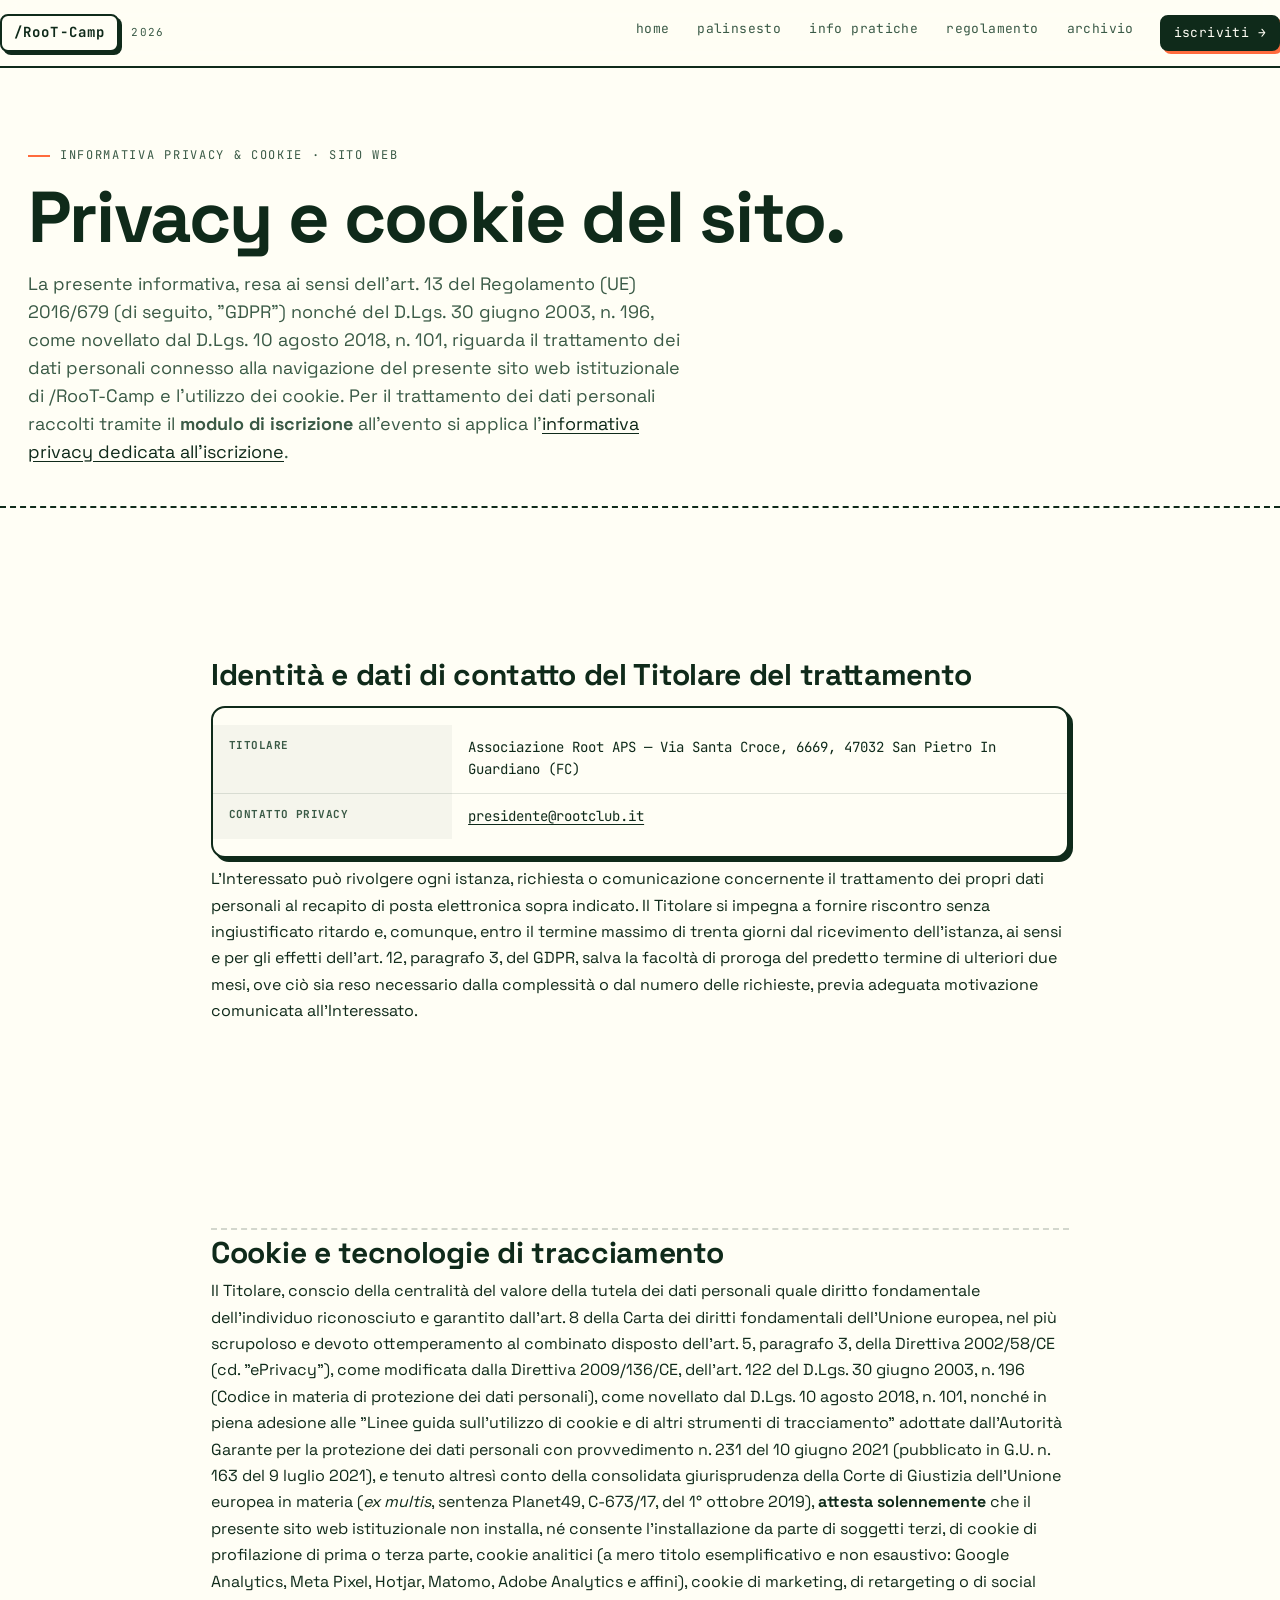
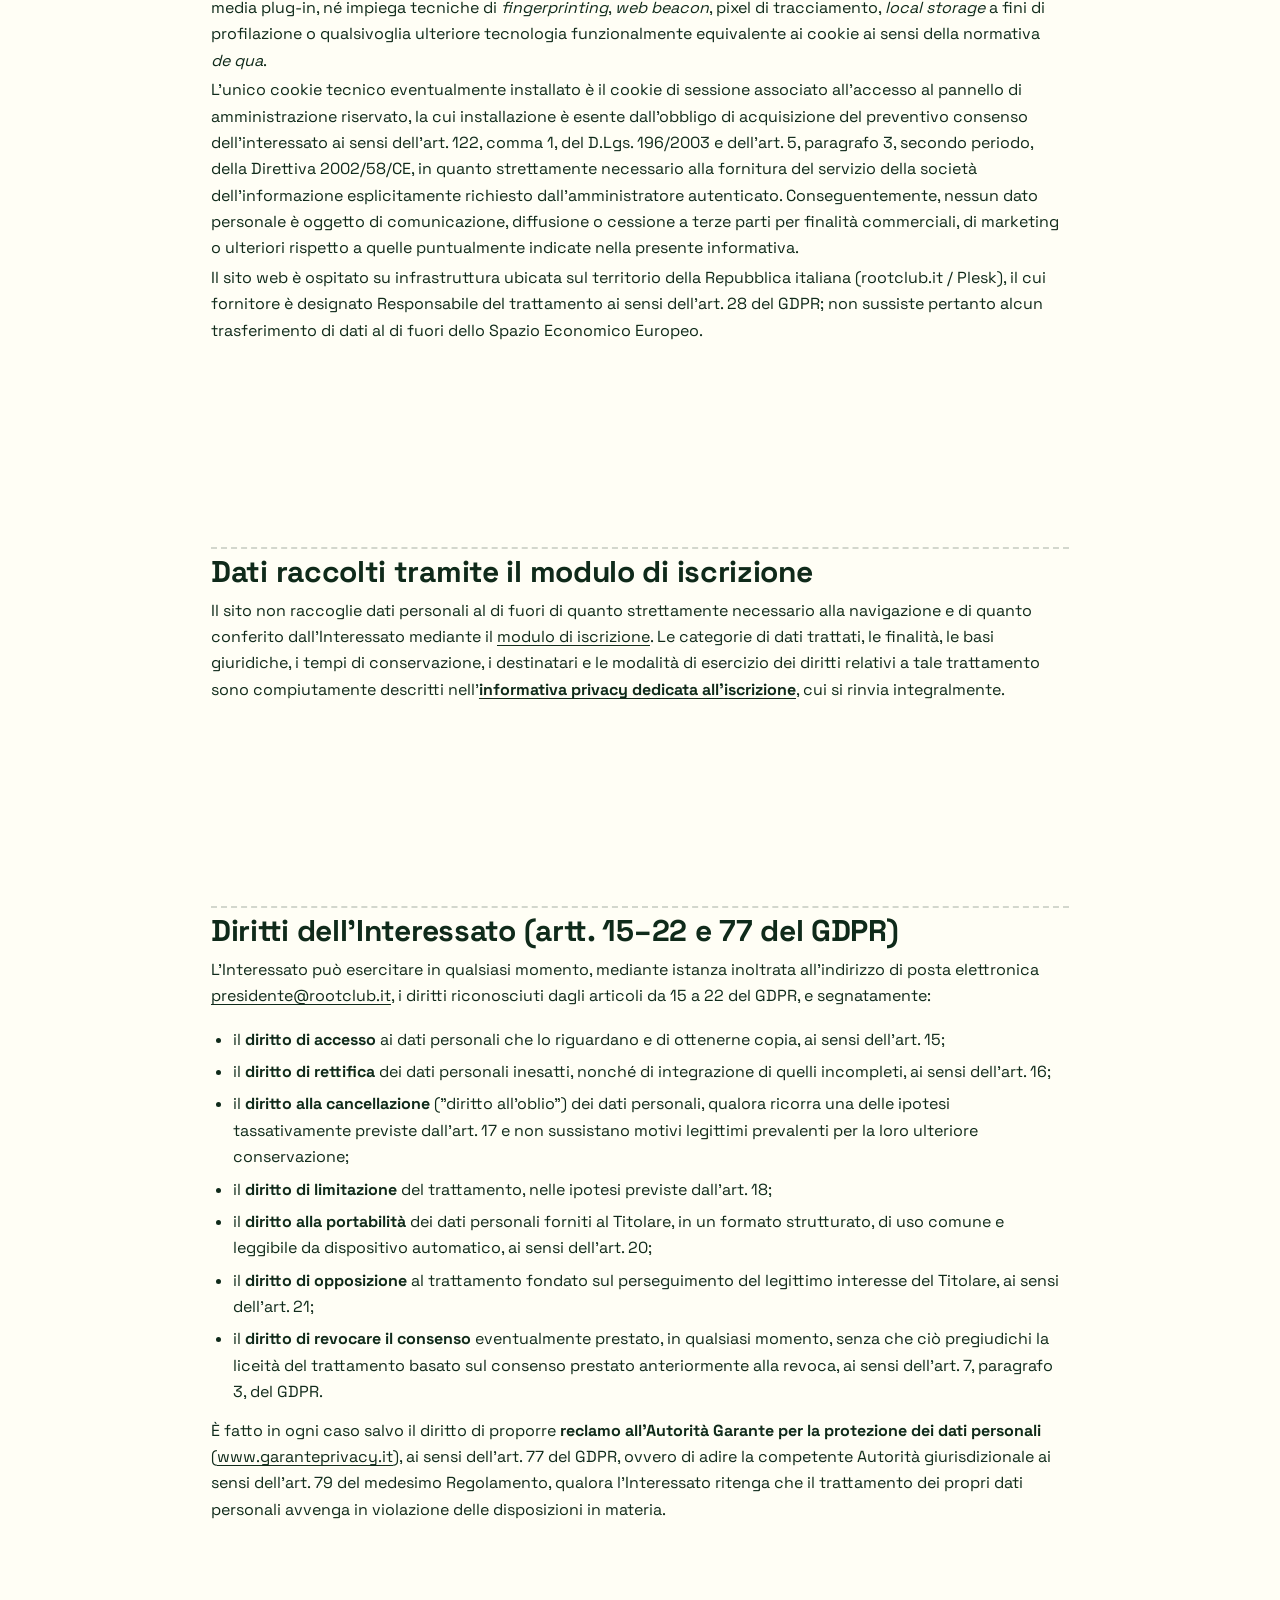
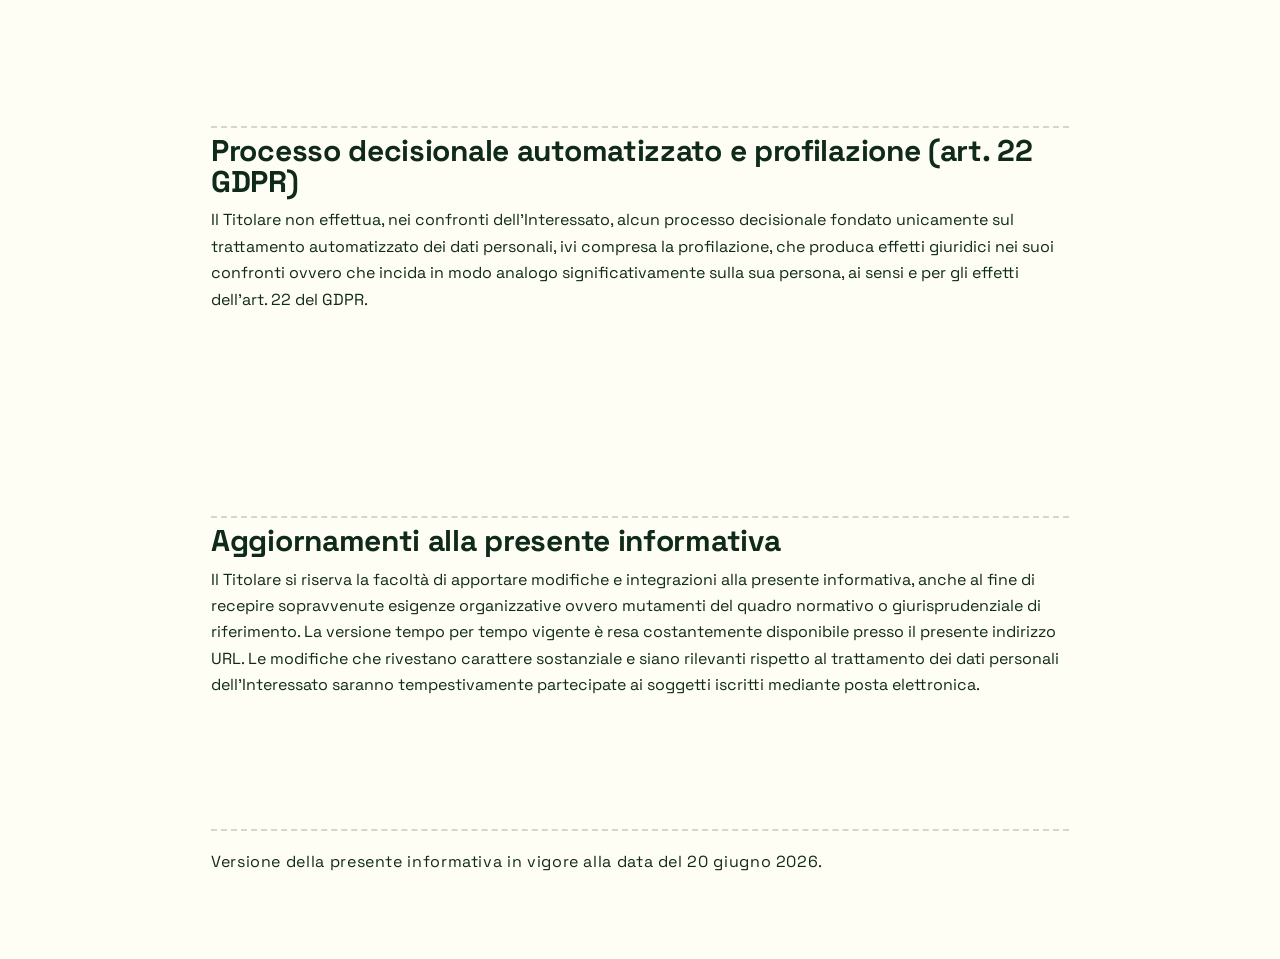
<file: privacy.html>
<!DOCTYPE html>
<html lang="it" data-tone="ironico">
<head>
  <meta charset="UTF-8">
  <meta name="viewport" content="width=device-width, initial-scale=1.0">
  <title>Privacy · /RooT-Camp 2026</title>
  <meta name="robots" content="index,follow">
  <meta name="description" content="Informativa privacy del sito di /RooT-Camp 2026: quali dati raccogliamo e come li trattiamo.">
  <link rel="canonical" href="https://rootcamp.rootclub.it/privacy.html">
  <link rel="icon" href="favicon.ico" sizes="any">
  <link rel="apple-touch-icon" href="assets/logo-camp.png">
  <link rel="stylesheet" href="styles/global.css">
  <style>
    .page-hero {
      background: var(--cream);
      padding: 70px 0 40px;
      border-bottom: 2px dashed var(--ink);
    }
    .page-hero h1 {
      font-size: clamp(40px, 6vw, 72px);
      letter-spacing: -.025em;
      max-width: 22ch;
    }
    .page-hero .dim { max-width: 56ch; margin-top: 16px; font-size: 18px; }

    .privacy-wrap {
      max-width: 78ch;
      margin: 0 auto;
      padding: 56px 0 80px;
    }
    .privacy-wrap section { margin-bottom: 8px; }
    .privacy-wrap h2 {
      font-family: var(--font-display);
      font-size: clamp(22px, 2.6vw, 30px);
      letter-spacing: -.01em;
      margin-bottom: 10px;
      border-top: 2px dashed rgba(15,42,26,.18);
      padding-top: 8px;
    }
    .privacy-wrap section:first-of-type h2 { border-top: none; padding-top: 0; }
    .privacy-wrap p,
    .privacy-wrap li {
      font-family: var(--font-body, var(--font-ui));
      font-size: 16px;
      line-height: 1.65;
      color: var(--ink);
    }
    .privacy-wrap p { margin-bottom: 3px; }
    .privacy-wrap ul { padding-left: 22px; margin-bottom: 12px; }
    .privacy-wrap li { margin-bottom: 6px; }
    .privacy-wrap a {
      color: var(--ink);
      text-decoration: underline;
      text-underline-offset: 3px;
    }
    .privacy-wrap a:hover { color: var(--hot); }

    .kv-table {
      border: 2px solid var(--ink);
      border-radius: var(--r-md);
      overflow: hidden;
      box-shadow: 4px 4px 0 var(--ink);
      background: var(--cream);
      margin: 16px 0 8px;
    }
    .kv-table dl {
      display: grid;
      grid-template-columns: minmax(180px, 28%) 1fr;
    }
    .kv-table dt,
    .kv-table dd {
      padding: 12px 16px;
      border-top: 1px solid rgba(15,42,26,.12);
      font-family: var(--font-ui);
      font-size: 14px;
      margin: 0;
    }
    .kv-table dt {
      font-weight: 700;
      letter-spacing: .04em;
      text-transform: uppercase;
      font-size: 11px;
      background: rgba(15,42,26,.04);
      color: var(--ink-dim);
    }
    .kv-table dl > dt:first-of-type,
    .kv-table dl > dd:first-of-type { border-top: none; }

    .meta-row {
      font-family: var(--font-ui);
      font-size: 12px;
      color: var(--ink-dim);
      letter-spacing: .04em;
      margin-top: 32px;
      padding-top: 18px;
      border-top: 2px dashed rgba(15,42,26,.18);
    }
  </style>
  <template id="__bundler_thumbnail" data-bg-color="#fffef5">
    <svg viewBox="0 0 1200 800" xmlns="http://www.w3.org/2000/svg">
      <rect width="1200" height="800" fill="#fffef5"/>
      <text x="600" y="430" font-family="Space Grotesk, sans-serif" font-size="120" font-weight="800" text-anchor="middle" fill="#0f2a1a">Privacy</text>
    </svg>
  </template>
</head>
<body>
  <div data-slot="topbar"></div>

  <section class="page-hero">
    <div class="wrap">
      <div class="sec-eyebrow">informativa privacy &amp; cookie · sito web</div>
      <h1>Privacy e cookie del sito.</h1>
      <p class="dim">
        La presente informativa, resa ai sensi dell'art. 13 del Regolamento (UE) 2016/679 (di seguito,
        "GDPR") nonché del D.Lgs. 30 giugno 2003, n. 196, come novellato dal D.Lgs. 10 agosto 2018, n. 101,
        riguarda il trattamento dei dati personali connesso alla navigazione del presente sito web
        istituzionale di /RooT-Camp e l'utilizzo dei cookie. Per il trattamento dei dati personali raccolti
        tramite il <strong>modulo di iscrizione</strong> all'evento si applica l'<a href="privacy-iscrizione.html">informativa
        privacy dedicata all'iscrizione</a>.
      </p>
    </div>
  </section>

  <main class="wrap">
    <div class="privacy-wrap">

      <section>
        <h2>Identità e dati di contatto del Titolare del trattamento</h2>
        <div class="kv-table">
          <dl>
            <dt>Titolare</dt>
            <dd>Associazione Root APS — Via Santa Croce, 6669, 47032 San Pietro In Guardiano (FC)</dd>
            <dt>Contatto privacy</dt>
            <dd><a href="mailto:presidente@rootclub.it">presidente@rootclub.it</a></dd>
          </dl>
        </div>
        <p>
          L'Interessato può rivolgere ogni istanza, richiesta o comunicazione concernente il
          trattamento dei propri dati personali al recapito di posta elettronica sopra indicato.
          Il Titolare si impegna a fornire riscontro senza ingiustificato ritardo e, comunque,
          entro il termine massimo di trenta giorni dal ricevimento dell'istanza, ai sensi e
          per gli effetti dell'art. 12, paragrafo 3, del GDPR, salva la facoltà di proroga del
          predetto termine di ulteriori due mesi, ove ciò sia reso necessario dalla complessità
          o dal numero delle richieste, previa adeguata motivazione comunicata all'Interessato.
        </p>
      </section>

      <section>
        <h2>Cookie e tecnologie di tracciamento</h2>
        <p>
          Il Titolare, conscio della centralità del valore della tutela dei dati personali quale diritto
          fondamentale dell'individuo riconosciuto e garantito dall'art. 8 della Carta dei diritti
          fondamentali dell'Unione europea, nel più scrupoloso e devoto ottemperamento al combinato
          disposto dell'art. 5, paragrafo 3, della Direttiva 2002/58/CE (cd. "ePrivacy"), come modificata
          dalla Direttiva 2009/136/CE, dell'art. 122 del D.Lgs. 30 giugno 2003, n. 196 (Codice in materia
          di protezione dei dati personali), come novellato dal D.Lgs. 10 agosto 2018, n. 101, nonché in
          piena adesione alle "Linee guida sull'utilizzo di cookie e di altri strumenti di tracciamento"
          adottate dall'Autorità Garante per la protezione dei dati personali con provvedimento n. 231
          del 10 giugno 2021 (pubblicato in G.U. n. 163 del 9 luglio 2021), e tenuto altresì conto della
          consolidata giurisprudenza della Corte di Giustizia dell'Unione europea in materia
          (<em>ex multis</em>, sentenza Planet49, C-673/17, del 1° ottobre 2019),
          <strong>attesta solennemente</strong> che il presente sito web istituzionale non installa,
          né consente l'installazione da parte di soggetti terzi, di cookie di profilazione di prima o
          terza parte, cookie analitici (a mero titolo esemplificativo e non esaustivo: Google Analytics,
          Meta Pixel, Hotjar, Matomo, Adobe Analytics e affini), cookie di marketing, di retargeting o
          di social media plug-in, né impiega tecniche di <em>fingerprinting</em>, <em>web beacon</em>,
          pixel di tracciamento, <em>local storage</em> a fini di profilazione o qualsivoglia ulteriore
          tecnologia funzionalmente equivalente ai cookie ai sensi della normativa <em>de qua</em>.
        </p>
        <p>
          L'unico cookie tecnico eventualmente installato è il cookie di sessione associato all'accesso
          al pannello di amministrazione riservato, la cui installazione è esente dall'obbligo di acquisizione
          del preventivo consenso dell'interessato ai sensi dell'art. 122, comma 1, del D.Lgs. 196/2003 e
          dell'art. 5, paragrafo 3, secondo periodo, della Direttiva 2002/58/CE, in quanto strettamente
          necessario alla fornitura del servizio della società dell'informazione esplicitamente richiesto
          dall'amministratore autenticato. Conseguentemente, nessun dato personale è oggetto di comunicazione,
          diffusione o cessione a terze parti per finalità commerciali, di marketing o ulteriori rispetto
          a quelle puntualmente indicate nella presente informativa.
        </p>
        <p>
          Il sito web è ospitato su infrastruttura ubicata sul territorio della Repubblica italiana
          (rootclub.it / Plesk), il cui fornitore è designato Responsabile del trattamento ai sensi
          dell'art. 28 del GDPR; non sussiste pertanto alcun trasferimento di dati al di fuori dello
          Spazio Economico Europeo.
        </p>
      </section>

      <section>
        <h2>Dati raccolti tramite il modulo di iscrizione</h2>
        <p>
          Il sito non raccoglie dati personali al di fuori di quanto strettamente necessario alla
          navigazione e di quanto conferito dall'Interessato mediante il <a href="iscrizione.html">modulo
          di iscrizione</a>. Le categorie di dati trattati, le finalità, le basi giuridiche, i tempi di
          conservazione, i destinatari e le modalità di esercizio dei diritti relativi a tale trattamento
          sono compiutamente descritti nell'<strong><a href="privacy-iscrizione.html">informativa privacy
          dedicata all'iscrizione</a></strong>, cui si rinvia integralmente.
        </p>
      </section>

      <section>
        <h2>Diritti dell'Interessato (artt. 15–22 e 77 del GDPR)</h2>
        <p>
          L'Interessato può esercitare in qualsiasi momento, mediante istanza inoltrata all'indirizzo
          di posta elettronica <a href="mailto:presidente@rootclub.it">presidente@rootclub.it</a>,
          i diritti riconosciuti dagli articoli da 15 a 22 del GDPR, e segnatamente:
        </p>
        <ul>
          <li>il <strong>diritto di accesso</strong> ai dati personali che lo riguardano e di ottenerne copia, ai sensi dell'art. 15;</li>
          <li>il <strong>diritto di rettifica</strong> dei dati personali inesatti, nonché di integrazione di quelli incompleti, ai sensi dell'art. 16;</li>
          <li>il <strong>diritto alla cancellazione</strong> ("diritto all'oblio") dei dati personali, qualora ricorra una delle ipotesi tassativamente previste dall'art. 17 e non sussistano motivi legittimi prevalenti per la loro ulteriore conservazione;</li>
          <li>il <strong>diritto di limitazione</strong> del trattamento, nelle ipotesi previste dall'art. 18;</li>
          <li>il <strong>diritto alla portabilità</strong> dei dati personali forniti al Titolare, in un formato strutturato, di uso comune e leggibile da dispositivo automatico, ai sensi dell'art. 20;</li>
          <li>il <strong>diritto di opposizione</strong> al trattamento fondato sul perseguimento del legittimo interesse del Titolare, ai sensi dell'art. 21;</li>
          <li>il <strong>diritto di revocare il consenso</strong> eventualmente prestato, in qualsiasi momento, senza che ciò pregiudichi la liceità del trattamento basato sul consenso prestato anteriormente alla revoca, ai sensi dell'art. 7, paragrafo 3, del GDPR.</li>
        </ul>
        <p>
          È fatto in ogni caso salvo il diritto di proporre <strong>reclamo all'Autorità Garante per la
          protezione dei dati personali</strong>
          (<a href="https://www.garanteprivacy.it" target="_blank" rel="noopener noreferrer">www.garanteprivacy.it</a>),
          ai sensi dell'art. 77 del GDPR, ovvero di adire la competente Autorità giurisdizionale ai sensi
          dell'art. 79 del medesimo Regolamento, qualora l'Interessato ritenga che il trattamento dei
          propri dati personali avvenga in violazione delle disposizioni in materia.
        </p>
      </section>

      <section>
        <h2>Processo decisionale automatizzato e profilazione (art. 22 GDPR)</h2>
        <p>
          Il Titolare non effettua, nei confronti dell'Interessato, alcun processo decisionale fondato
          unicamente sul trattamento automatizzato dei dati personali, ivi compresa la profilazione,
          che produca effetti giuridici nei suoi confronti ovvero che incida in modo analogo
          significativamente sulla sua persona, ai sensi e per gli effetti dell'art. 22 del GDPR.
        </p>
      </section>

      <section>
        <h2>Aggiornamenti alla presente informativa</h2>
        <p>
          Il Titolare si riserva la facoltà di apportare modifiche e integrazioni alla presente
          informativa, anche al fine di recepire sopravvenute esigenze organizzative ovvero mutamenti
          del quadro normativo o giurisprudenziale di riferimento. La versione tempo per tempo vigente
          è resa costantemente disponibile presso il presente indirizzo URL. Le modifiche che rivestano
          carattere sostanziale e siano rilevanti rispetto al trattamento dei dati personali
          dell'Interessato saranno tempestivamente partecipate ai soggetti iscritti mediante posta
          elettronica.
        </p>
      </section>

      <p class="meta-row">
        Versione della presente informativa in vigore alla data del 20 giugno 2026.
      </p>
    </div>
  </main>

  <div data-slot="footer"></div>

  <script src="api/edition.js.php"></script>
  <script src="scripts/partials.js"></script>
  <script src="scripts/runtime.js"></script>
  <script>
    window.TAB_mountPartials('privacy');
  </script>
</body>
</html>
</file>
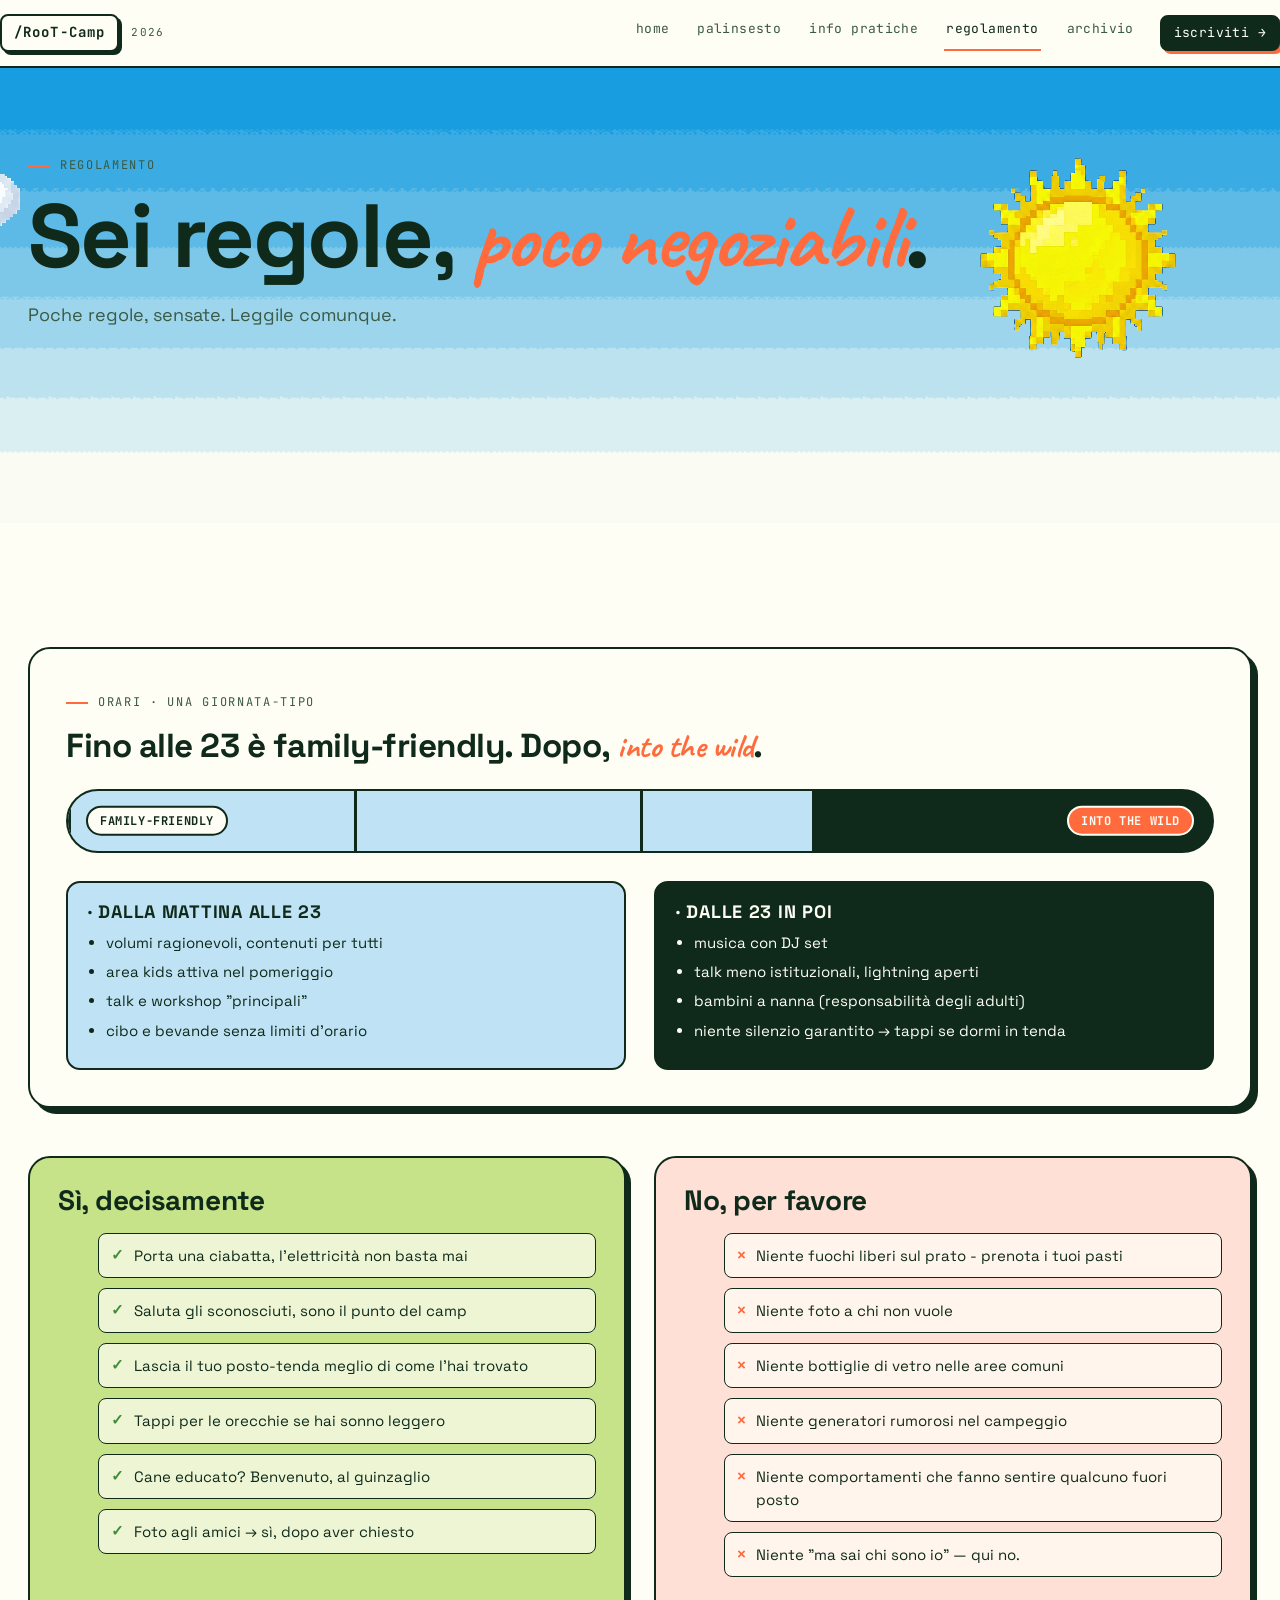
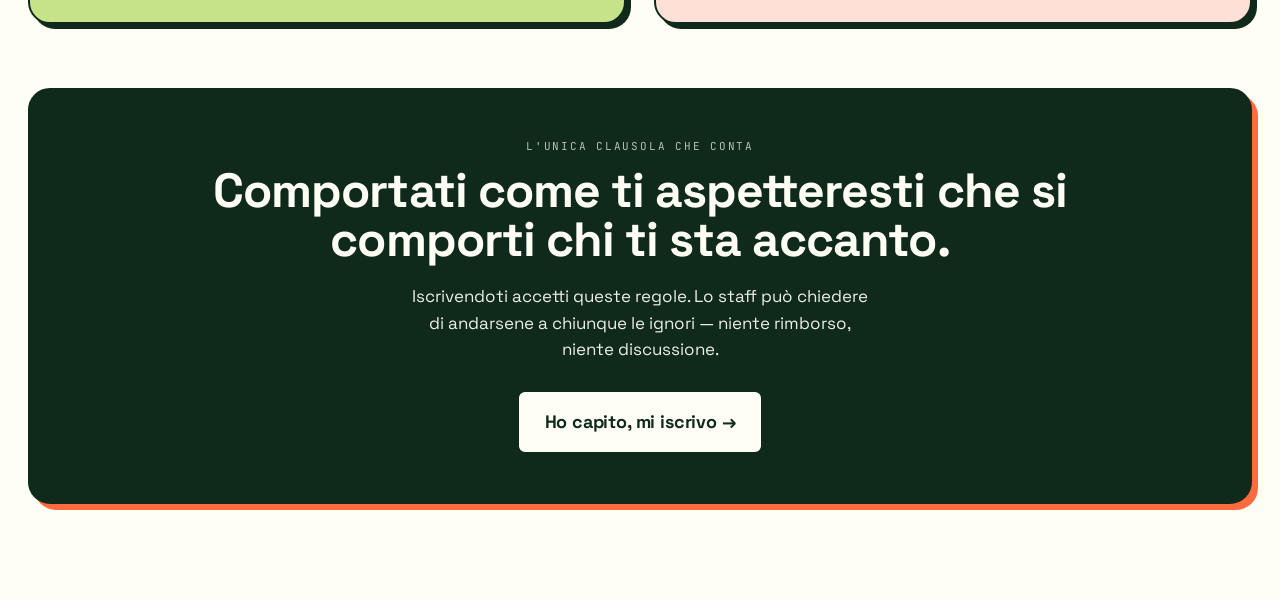
<file: regolamento.html>
<!DOCTYPE html>
<html lang="it" data-tone="ironico">
<head>
  <meta charset="UTF-8">
  <meta name="viewport" content="width=device-width, initial-scale=1.0">
  <title>Regolamento · /RooT-Camp 2026</title>
  <meta name="description" content="Il regolamento di /RooT-Camp 2026: poche regole semplici per convivere bene durante l'hacker camp nel prato di Fratta Terme.">
  <link rel="canonical" href="https://rootcamp.rootclub.it/regolamento.html">
  <link rel="icon" href="favicon.ico" sizes="any">
  <link rel="apple-touch-icon" href="assets/logo-camp.png">
  <meta property="og:type" content="website">
  <meta property="og:site_name" content="/RooT-Camp">
  <meta property="og:locale" content="it_IT">
  <meta property="og:title" content="Regolamento · /RooT-Camp 2026">
  <meta property="og:description" content="Poche regole semplici per convivere bene durante l'hacker camp nel prato di Fratta Terme.">
  <meta property="og:url" content="https://rootcamp.rootclub.it/regolamento.html">
  <meta property="og:image" content="https://rootcamp.rootclub.it/assets/preview.jpg">
  <meta property="og:image:secure_url" content="https://rootcamp.rootclub.it/assets/preview.jpg">
  <meta property="og:image:type" content="image/jpeg">
  <meta property="og:image:width" content="2048">
  <meta property="og:image:height" content="1094">
  <meta property="og:image:alt" content="/RooT-Camp — hacker camp a Fratta Terme">
  <meta name="twitter:card" content="summary_large_image">
  <meta name="twitter:title" content="Regolamento · /RooT-Camp 2026">
  <meta name="twitter:description" content="Poche regole semplici per convivere bene durante l'hacker camp di Fratta Terme.">
  <meta name="twitter:image" content="https://rootcamp.rootclub.it/assets/preview.jpg">
  <link rel="stylesheet" href="styles/global.css">
  <style>
    .page-hero {
      background: #0094de url("assets/sky-banded.png") top left / auto 100% repeat-x;
      padding: 80px 0 60px;
      min-height: 455px;
      position: relative; overflow: hidden;
    }
    .page-hero .hero-sun { width: 200px; height: 200px; top: 90px; right: 8%; }

    .rules-grid {
      display: grid;
      grid-template-columns: repeat(auto-fit, minmax(280px, 1fr));
      gap: 28px;
      margin-top: 36px;
    }
    .rule-card {
      background: var(--cream);
      border: 2px solid var(--ink);
      border-radius: var(--r-lg);
      padding: 28px;
      box-shadow: 5px 5px 0 var(--ink);
      transition: transform .14s ease, box-shadow .14s ease;
      position: relative;
    }
    .rule-card:hover {
      transform: translate(-3px,-3px) rotate(-.4deg);
      box-shadow: 8px 8px 0 var(--ink);
    }
    .rule-card.alt-0 { background: var(--hot); color: var(--cream); }
    .rule-card.alt-1 { background: var(--sun); }
    .rule-card.alt-2 { background: var(--grass-1); }
    .rule-card.alt-3 { background: var(--berry); color: var(--cream); }
    .rule-card.alt-4 { background: var(--ink); color: var(--cream); }
    .rule-card.alt-5 { background: var(--sky-1); }
    .rule-num {
      font-family: var(--font-ui);
      font-size: 11px;
      letter-spacing: .14em;
      text-transform: uppercase;
      opacity: .75;
      margin-bottom: 14px;
    }
    .rule-icon {
      width: 54px; height: 54px;
      margin-bottom: 16px;
      display: flex; align-items: center; justify-content: center;
      background: rgba(255,254,245,.3);
      border: 2px solid currentColor;
      border-radius: 50%;
    }
    .rule-card.alt-1 .rule-icon, .rule-card.alt-2 .rule-icon, .rule-card.alt-5 .rule-icon {
      background: rgba(15,42,26,.08);
    }
    .rule-card h3 {
      font-size: 24px;
      line-height: 1.1;
      margin-bottom: 12px;
      letter-spacing: -.01em;
    }
    .rule-card p { font-size: 15px; line-height: 1.55; opacity: .95; }

    /* timeline orari */
    .clock-timeline {
      background: var(--cream);
      border: 2px solid var(--ink);
      border-radius: var(--r-lg);
      padding: 36px;
      margin-top: 48px;
      box-shadow: 6px 6px 0 var(--ink);
      position: relative;
      overflow: hidden;
    }
    .clock-bar {
      position: relative;
      height: 64px;
      border: 2px solid var(--ink);
      border-radius: 32px;
      overflow: hidden;
      margin: 24px 0 14px;
      background: linear-gradient(90deg,
        var(--sky-1) 0%, var(--sky-1) 65%,
        var(--ink) 65%, var(--ink) 100%);
    }
    .clock-marker {
      position: absolute;
      top: -6px; bottom: -6px;
      width: 3px;
      background: var(--ink);
    }
    .clock-marker .label {
      position: absolute;
      left: 50%;
      transform: translateX(-50%);
      top: -22px;
      font-family: var(--font-ui);
      font-size: 11px;
      font-weight: 700;
      white-space: nowrap;
    }
    .clock-marker .label.below {
      top: auto; bottom: -22px;
    }
    .clock-tag {
      position: absolute;
      top: 50%;
      transform: translateY(-50%);
      padding: 4px 12px;
      border-radius: 999px;
      font-family: var(--font-ui);
      font-size: 12px;
      font-weight: 700;
      letter-spacing: .05em;
      text-transform: uppercase;
      border: 2px solid var(--ink);
    }
    .clock-tag.day {
      background: var(--cream); color: var(--ink);
      left: 18px;
    }
    .clock-tag.night {
      background: var(--hot); color: var(--cream);
      right: 18px; border-color: var(--cream);
    }
    .clock-legend {
      display: grid;
      grid-template-columns: 1fr 1fr;
      gap: 28px;
      margin-top: 28px;
    }
    @media (max-width: 700px) { .clock-legend { grid-template-columns: 1fr; } }
    .clock-leg-card {
      padding: 20px;
      border: 2px solid var(--ink);
      border-radius: var(--r-md);
    }
    .clock-leg-card.day-card {
      background: var(--sky-1);
    }
    .clock-leg-card.night-card {
      background: var(--ink);
      color: var(--cream);
    }
    .clock-leg-card h4 {
      font-family: var(--font-display);
      font-size: 18px;
      margin-bottom: 10px;
      letter-spacing: .04em;
      text-transform: uppercase;
    }
    .clock-leg-card ul { padding-left: 18px; margin: 0; }
    .clock-leg-card li { margin-bottom: 6px; font-size: 15px; }

    /* dont/do */
    .do-dont {
      display: grid;
      grid-template-columns: 1fr 1fr;
      gap: 28px;
      margin-top: 48px;
    }
    @media (max-width: 700px) { .do-dont { grid-template-columns: 1fr; } }
    .dd-col {
      border: 2px solid var(--ink);
      border-radius: var(--r-lg);
      padding: 28px;
      box-shadow: 5px 5px 0 var(--ink);
    }
    .dd-col.do  { background: var(--grass-1); }
    .dd-col.dont { background: #ffe0d6; }
    .dd-col h3 {
      font-family: var(--font-display);
      font-size: 28px;
      margin-bottom: 18px;
      letter-spacing: -.01em;
    }
    .dd-list { display: grid; gap: 10px; }
    .dd-list li {
      list-style: none;
      padding: 10px 12px;
      background: rgba(255,254,245,.7);
      border: 1.5px solid var(--ink);
      border-radius: var(--r-sm);
      display: flex; gap: 10px; align-items: flex-start;
      font-size: 15px;
    }
    .dd-list li::before {
      flex-shrink: 0;
      font-weight: 700;
      font-family: var(--font-ui);
    }
    .dd-col.do  .dd-list li::before { content: "✓"; color: var(--grass-3); }
    .dd-col.dont .dd-list li::before { content: "✕"; color: var(--hot); }

    /* CTA finale */
    .accept-block {
      background: var(--ink);
      color: var(--cream);
      padding: 48px;
      border-radius: var(--r-lg);
      margin-top: 64px;
      text-align: center;
      box-shadow: 6px 6px 0 var(--hot);
      border: 2px solid var(--ink);
    }
  </style>
  <template id="__bundler_thumbnail" data-bg-color="#ff6b3d">
    <svg viewBox="0 0 1200 800" xmlns="http://www.w3.org/2000/svg">
      <rect width="1200" height="800" fill="#ff6b3d"/>
      <text x="600" y="430" font-family="Space Grotesk, sans-serif" font-size="120" font-weight="800" text-anchor="middle" fill="#fffef5">Regole</text>
      <ellipse cx="600" cy="560" rx="200" ry="40" fill="none" stroke="#fffef5" stroke-width="6"/>
    </svg>
  </template>
</head>
<body>
  <div data-slot="topbar"></div>

  <section class="page-hero">
    <div class="hero-sun" aria-hidden="true"></div>
    <div class="cloud cloud-1" aria-hidden="true" style="top:50px;"></div>
    <div class="wrap" style="position:relative;z-index:2;">
      <div class="sec-eyebrow">regolamento</div>
      <h1 class="h-1" style="max-width:18ch;font-size:clamp(48px,7vw,96px);">
        Sei regole, <em class="hand" style="font-style:normal;color:var(--hot);">poco negoziabili</em>.
      </h1>
      <p class="dim" style="max-width:52ch;margin-top:18px;font-size:18px;">
        Poche regole, sensate. Leggile comunque.
      </p>
    </div>
  </section>

  <section style="padding-top:40px;">
    <div class="wrap">
      <div class="rules-grid" id="rules-grid"></div>

      <!-- timeline famiglie / wild -->
      <div class="clock-timeline">
        <div class="sec-eyebrow">orari · una giornata-tipo</div>
        <h2 class="h-2" style="max-width:40ch;">
          Fino alle 23 è family-friendly. Dopo, <em class="hand" style="font-style:normal;color:var(--hot);">into the wild</em>.
        </h2>

        <div class="clock-bar">
          <div class="clock-marker" style="left:0%;"><span class="label">08:00</span></div>
          <div class="clock-marker" style="left:25%;"><span class="label">13:00</span></div>
          <div class="clock-marker" style="left:50%;"><span class="label">18:00</span></div>
          <div class="clock-marker" style="left:65%;"><span class="label below">23:00 ⚡</span></div>
          <div class="clock-marker" style="left:100%;"><span class="label">06:00</span></div>
          <span class="clock-tag day">family-friendly</span>
          <span class="clock-tag night">into the wild</span>
        </div>

        <div class="clock-legend">
          <div class="clock-leg-card day-card">
            <h4>· dalla mattina alle 23</h4>
            <ul>
              <li>volumi ragionevoli, contenuti per tutti</li>
              <li>area kids attiva nel pomeriggio</li>
              <li>talk e workshop "principali"</li>
              <li>cibo e bevande senza limiti d'orario</li>
            </ul>
          </div>
          <div class="clock-leg-card night-card">
            <h4>· dalle 23 in poi</h4>
            <ul>
              <li>musica con DJ set</li>
              <li>talk meno istituzionali, lightning aperti</li>
              <li>bambini a nanna (responsabilità degli adulti)</li>
              <li>niente silenzio garantito → tappi se dormi in tenda</li>
            </ul>
          </div>
        </div>
      </div>

      <!-- do / dont -->
      <div class="do-dont">
        <div class="dd-col do">
          <h3>Sì, decisamente</h3>
          <ul class="dd-list">
            <li>Porta una ciabatta, l'elettricità non basta mai</li>
            <li>Saluta gli sconosciuti, sono il punto del camp</li>
            <li>Lascia il tuo posto-tenda meglio di come l'hai trovato</li>
            <li>Tappi per le orecchie se hai sonno leggero</li>
            <li>Cane educato? Benvenuto, al guinzaglio</li>
            <li>Foto agli amici → sì, dopo aver chiesto</li>
          </ul>
        </div>
        <div class="dd-col dont">
          <h3>No, per favore</h3>
          <ul class="dd-list">
            <li>Niente fuochi liberi sul prato - prenota i tuoi pasti</li>
            <li>Niente foto a chi non vuole</li>
            <li>Niente bottiglie di vetro nelle aree comuni</li>
            <li>Niente generatori rumorosi nel campeggio</li>
            <li>Niente comportamenti che fanno sentire qualcuno fuori posto</li>
            <li>Niente "ma sai chi sono io" — qui no.</li>
          </ul>
        </div>
      </div>

      <!-- closing -->
      <div class="accept-block">
        <div class="mono" style="font-size:11px;letter-spacing:.16em;text-transform:uppercase;opacity:.7;margin-bottom:12px;">l'unica clausola che conta</div>
        <h2 style="font-size:clamp(28px,4vw,48px);max-width:30ch;margin:0 auto 18px;">
          Comportati come ti aspetteresti che si comporti chi ti sta accanto.
        </h2>
        <p style="opacity:.92;max-width:48ch;margin:0 auto 28px;">
          Iscrivendoti accetti queste regole. Lo staff può chiedere di andarsene a chiunque le ignori — niente rimborso, niente discussione.
        </p>
        <a href="iscrizione.html" class="btn ghost" style="font-size:18px;">Ho capito, mi iscrivo →</a>
      </div>

    </div>
  </section>

  <div data-slot="footer"></div>

  <script src="api/edition.js.php"></script>
  <script src="scripts/partials.js"></script>
  <script src="scripts/runtime.js"></script>
  <script src="scripts/regolamento.js"></script>
</body>
</html>
</file>
<file: styles/global.css>
/* TAB — Playful edition. Prato · cielo · nuvole · bianco. Pieno di animazioni. */

@import url('https://fonts.googleapis.com/css2?family=Space+Grotesk:wght@400;500;600;700&family=JetBrains+Mono:wght@400;500;700&family=Caveat:wght@500;700&display=swap');

html { scroll-behavior: smooth; }
@media (prefers-reduced-motion: reduce) { html { scroll-behavior: auto; } }

:root {
  /* Palette */
  --sky-1:     #bfe3f5;  /* cielo chiaro */
  --sky-2:     #92ccea;  /* cielo medio */
  --sky-3:     #5fb0dc;  /* cielo saturo */
  --grass-1:   #c7e38a;  /* prato chiaro */
  --grass-2:   #7ec04b;  /* prato medio */
  --grass-3:   #3f8c3b;  /* prato scuro */
  --cloud:     #ffffff;
  --cream:     #fffef5;  /* bianco caldo per i pannelli */
  --ink:       #0f2a1a;  /* verde scurissimo, quasi nero */
  --ink-dim:   #3a5a46;
  --ink-soft:  #6a8578;
  --sun:       #ffd36b;
  --hot:       #ff6b3d;  /* accento caldo per CTA e highlight */
  --berry:     #e8488a;
  --line:      #0f2a1a;

  --font-display: 'Space Grotesk', system-ui, sans-serif;
  --font-body:    'Space Grotesk', system-ui, sans-serif;
  --font-ui:      'JetBrains Mono', ui-monospace, monospace;
  --font-hand:    'Caveat', cursive;

  --r-sm: 8px;
  --r-md: 14px;
  --r-lg: 22px;
  --r-xl: 36px;
}

*, *::before, *::after { box-sizing: border-box; }

html, body {
  margin: 0;
  padding: 0;
  background: var(--cream);
  color: var(--ink);
  font-family: var(--font-body);
  font-size: 17px;
  line-height: 1.55;
  -webkit-font-smoothing: antialiased;
  text-rendering: optimizeLegibility;
}
body { min-height: 100vh; overflow-x: hidden; }

a { color: var(--ink); text-underline-offset: 3px; }
a:hover { color: var(--hot); }

h1, h2, h3, h4 {
  font-family: var(--font-display);
  font-weight: 700;
  margin: 0;
  line-height: 1.02;
  letter-spacing: -0.02em;
}
p { margin: 0; text-wrap: pretty; }
button { font: inherit; cursor: pointer; }

.wrap { max-width: 1280px; margin: 0 auto; padding: 0 28px; }
@media (max-width: 720px) { .wrap { padding: 0 18px; } }

.mono { font-family: var(--font-ui); }
.hand { font-family: var(--font-hand); font-weight: 700; }
.dim  { color: var(--ink-dim); }

/* ======= Topbar ======= */
.topbar {
  position: sticky;
  top: 0;
  z-index: 50;
  background: rgba(255, 254, 245, 0.82);
  backdrop-filter: blur(10px);
  border-bottom: 2px solid var(--line);
}
.topbar-inner {
  display: flex;
  align-items: center;
  gap: 22px;
  padding: 14px 0;
}
.brand {
  display: inline-flex;
  align-items: center;
  gap: 12px;
  text-decoration: none;
  color: var(--ink);
}
.brand .tabkey {
  display: inline-flex;
  align-items: center;
  gap: 8px;
  padding: 6px 12px;
  border: 2px solid var(--ink);
  border-radius: var(--r-sm);
  background: var(--cream);
  font-family: var(--font-ui);
  font-size: 14px;
  font-weight: 700;
  letter-spacing: 0.08em;
  box-shadow: 3px 3px 0 var(--ink);
  transition: transform 120ms ease, box-shadow 120ms ease;
}
.brand:hover .tabkey {
  transform: translate(-1px, -1px);
  box-shadow: 4px 4px 0 var(--ink);
}
.brand .tabkey .arr { opacity: .7; }
.brand .meta {
  font-family: var(--font-ui);
  font-size: 11px;
  letter-spacing: .12em;
  text-transform: uppercase;
  color: var(--ink-dim);
}
.nav {
  display: flex;
  gap: 24px;
  margin-left: auto;
  flex-wrap: wrap;
  font-family: var(--font-ui);
  font-size: 13px;
  letter-spacing: 0.03em;
  text-transform: lowercase;
}
.nav a {
  text-decoration: none;
  color: var(--ink-dim);
  padding: 4px 2px;
  border-bottom: 2px solid transparent;
  transition: color 120ms ease, border-color 120ms ease;
}
.nav a:hover, .nav a.active { color: var(--ink); border-bottom-color: var(--hot); }
.nav a.cta {
  color: var(--cream);
  background: var(--ink);
  padding: 6px 12px;
  border-radius: var(--r-sm);
  border: 2px solid var(--ink);
  box-shadow: 3px 3px 0 var(--hot);
}
.nav a.cta:hover { background: var(--hot); color: var(--cream); border-color: var(--hot); box-shadow: 3px 3px 0 var(--ink); }

/* Hamburger (visibile solo <= 780px) */
.nav-toggle {
  display: none;
  width: 44px; height: 44px;
  padding: 0;
  background: var(--cream);
  border: 2px solid var(--ink);
  border-radius: 10px;
  box-shadow: 3px 3px 0 var(--ink);
  cursor: pointer;
  flex-direction: column;
  justify-content: center;
  align-items: center;
  gap: 5px;
  margin-left: auto;
}
.nav-toggle span {
  display: block;
  width: 22px; height: 2.5px;
  background: var(--ink);
  border-radius: 2px;
  transition: transform .2s ease, opacity .15s ease;
}
.nav-toggle.is-open span:nth-child(1) { transform: translateY(7.5px) rotate(45deg); }
.nav-toggle.is-open span:nth-child(2) { opacity: 0; }
.nav-toggle.is-open span:nth-child(3) { transform: translateY(-7.5px) rotate(-45deg); }

@media (max-width: 780px) {
  .topbar-inner { flex-wrap: wrap; }
  .nav-toggle { display: inline-flex; }
  .nav {
    display: none;
    width: 100%;
    order: 3;
    flex-direction: column;
    align-items: stretch;
    gap: 4px;
    font-size: 15px;
    margin-left: 0;
    padding-top: 12px;
    border-top: 1px solid var(--line);
    margin-top: 10px;
  }
  .nav.is-open { display: flex; }
  .nav a {
    padding: 10px 4px;
    border-bottom: 1px solid rgba(15,42,26,.08);
  }
  .nav a:last-child { border-bottom: none; }
  .nav a.cta { text-align: center; margin-top: 6px; }
}

/* ======= HERO (cielo + prato + nuvole + sole) ======= */
.hero {
  position: relative;
  overflow: hidden;
  padding-top: 60px;
  min-height: 92vh;
  background: linear-gradient(180deg, var(--sky-1) 0%, var(--sky-2) 100%);
}
.hero-sun {
  position: absolute;
  top: 60px;
  right: 8%;
  width: 140px;
  height: 140px;
  border-radius: 50%;
  background: radial-gradient(circle at 40% 40%, #fff3c2 0%, var(--sun) 55%, #f8b94b 100%);
  box-shadow: 0 0 60px rgba(255, 211, 107, 0.65), 0 0 140px rgba(255, 211, 107, 0.3);
  animation: sunBob 8s ease-in-out infinite;
  z-index: 1;
}
.hero-sun::before {
  content: "";
  position: absolute;
  inset: -18px;
  border-radius: 50%;
  background: conic-gradient(from 0deg, transparent 0deg 12deg, rgba(255,211,107,.55) 12deg 18deg, transparent 18deg 42deg, rgba(255,211,107,.55) 42deg 48deg, transparent 48deg 72deg, rgba(255,211,107,.55) 72deg 78deg, transparent 78deg 102deg, rgba(255,211,107,.55) 102deg 108deg, transparent 108deg 132deg, rgba(255,211,107,.55) 132deg 138deg, transparent 138deg 162deg, rgba(255,211,107,.55) 162deg 168deg, transparent 168deg 192deg, rgba(255,211,107,.55) 192deg 198deg, transparent 198deg 222deg, rgba(255,211,107,.55) 222deg 228deg, transparent 228deg 252deg, rgba(255,211,107,.55) 252deg 258deg, transparent 258deg 282deg, rgba(255,211,107,.55) 282deg 288deg, transparent 288deg 312deg, rgba(255,211,107,.55) 312deg 318deg, transparent 318deg 342deg, rgba(255,211,107,.55) 342deg 348deg, transparent 348deg 360deg);
  -webkit-mask: radial-gradient(circle, transparent 68px, black 70px, black 100%);
          mask: radial-gradient(circle, transparent 68px, black 70px, black 100%);
  animation: sunSpin 40s linear infinite;
}
@keyframes sunSpin { to { transform: rotate(360deg); } }
@keyframes sunBob  { 0%,100% { transform: translateY(0); } 50% { transform: translateY(-10px); } }

.cloud {
  position: absolute;
  background: var(--cloud);
  border-radius: 60px;
  opacity: .96;
  box-shadow: inset -10px -6px 0 rgba(143, 191, 224, 0.22);
  z-index: 1;
  pointer-events: none;
}
.cloud::before, .cloud::after {
  content: "";
  position: absolute;
  background: var(--cloud);
  border-radius: 50%;
  box-shadow: inset -4px -4px 0 rgba(143, 191, 224, 0.22);
}
.cloud-1 { width: 180px; height: 44px; top: 90px; left: -200px; animation: drift1 55s linear infinite; }
.cloud-1::before { width: 70px; height: 70px; top: -32px; left: 28px; }
.cloud-1::after  { width: 48px; height: 48px; top: -22px; left: 92px; }
.cloud-2 { width: 140px; height: 36px; top: 170px; left: -160px; animation: drift2 75s linear infinite; animation-delay: -20s; }
.cloud-2::before { width: 54px; height: 54px; top: -24px; left: 22px; }
.cloud-2::after  { width: 40px; height: 40px; top: -18px; left: 70px; }
.cloud-3 { width: 220px; height: 52px; top: 240px; left: -260px; animation: drift1 90s linear infinite; animation-delay: -40s; opacity: .8; }
.cloud-3::before { width: 80px; height: 80px; top: -38px; left: 30px; }
.cloud-3::after  { width: 54px; height: 54px; top: -26px; left: 110px; }
@keyframes drift1 { from { transform: translateX(0); } to { transform: translateX(calc(100vw + 300px)); } }
@keyframes drift2 { from { transform: translateX(0); } to { transform: translateX(calc(100vw + 300px)); } }

/* Erba in basso — SVG via CSS */
.grass-strip {
  position: absolute;
  left: 0; right: 0; bottom: 0;
  height: 42px;
  z-index: 2;
  background-image: url("data:image/svg+xml;utf8,<svg xmlns='http://www.w3.org/2000/svg' viewBox='0 0 200 42' preserveAspectRatio='none'><g fill='%233f8c3b'><path d='M0 42 L6 18 L12 42 Z'/><path d='M14 42 L22 8 L28 42 Z'/><path d='M30 42 L36 22 L42 42 Z'/><path d='M44 42 L54 4 L60 42 Z'/><path d='M62 42 L70 18 L76 42 Z'/><path d='M78 42 L88 12 L94 42 Z'/><path d='M96 42 L104 24 L110 42 Z'/><path d='M112 42 L122 6 L128 42 Z'/><path d='M130 42 L138 18 L144 42 Z'/><path d='M146 42 L156 10 L162 42 Z'/><path d='M164 42 L172 22 L178 42 Z'/><path d='M180 42 L190 6 L196 42 Z'/></g></svg>");
  background-size: 200px 42px;
  background-repeat: repeat-x;
  animation: sway 6s ease-in-out infinite;
  transform-origin: bottom center;
}
@keyframes sway {
  0%,100% { transform: skewX(0deg); }
  50%     { transform: skewX(-2deg); }
}

.hero-content {
  position: relative;
  z-index: 3;
  padding-bottom: 280px;
  pointer-events: none;
}
.hero-content a,
.hero-content button,
.hero-content .btn,
.hero-content .hero-side-box { pointer-events: auto; }
@media (max-width: 820px) { .hero-content { padding-bottom: 220px; } }

/* ======= VILLAGGIO: tendone + tende + personaggi ======= */
.village {
  position: absolute;
  left: 0; right: 0; bottom: 0;
  height: 62%;
  z-index: 1;
  pointer-events: none;
}

/* Hero video di sfondo */
.hero-video {
  position: absolute;
  inset: 0;
  z-index: 1;
  overflow: hidden;
  pointer-events: none;
}
.hero-video video {
  width: 100%;
  height: 100%;
  object-fit: cover;
  display: block;
}
/* HERO: testo bianco con box sotto per leggibilità sul video */
.hero .hero-title {
  color: var(--cream);
  text-shadow: none;
}
/* Logo immagine al posto del titolo testuale */
.hero-title.hero-title-img {
  text-shadow: none;
  margin-top: 10px;
  margin-bottom: 24px;
  line-height: 1;
  filter: none;
  animation: logoBob 6s ease-in-out infinite;
}
.hero-title.hero-title-img img {
  display: block;
  width: 100%;
  max-width: min(1200px, 92vw);
  height: auto;
}
@keyframes logoBob {
  0%, 100% { transform: translateY(0) rotate(0); }
  50%      { transform: translateY(-6px) rotate(-.4deg); }
}

/* Versione spezzata: 4 immagini sovrapposte allo stesso bounding box, animate separate */
.hero-title.hero-title-split {
  animation: none; /* le parti si muovono per conto loro */
  filter: none;
}
.hero-title.hero-title-split .logo-stack {
  position: relative;
  display: block;
  width: 100%;
  max-width: min(1200px, 92vw);
  /* aspect ratio basato sulle immagini originali (~1000x250) */
  aspect-ratio: 1000 / 250;
}
.hero-title.hero-title-split .logo-part {
  position: absolute;
  inset: 0;
  width: 100%;
  height: 100%;
  object-fit: contain;
  object-position: center;
  filter: none;
  transform-origin: center center;
  will-change: transform;
}
.hero-title.hero-title-split .logo-slash {
  animation: logoSlash 4.2s ease-in-out infinite;
  transform-origin: 8% 60%;
}
.hero-title.hero-title-split .logo-root {
  animation: logoRoot 5s ease-in-out infinite;
  transform-origin: 20% 60%;
}
.hero-title.hero-title-split .logo-dash {
  animation: logoDash 2.4s ease-in-out infinite;
  animation-delay: -.3s;
}
.hero-title.hero-title-split .logo-camp {
  animation: logoCamp 5s ease-in-out infinite;
  transform-origin: 80% 60%;
}
@keyframes logoSlash {
  0%, 100% { transform: translateY(0) rotate(-2deg); }
  50%      { transform: translateY(-18px) rotate(-14deg); }
}
@keyframes logoRoot {
  0%, 100% { transform: translateY(-14px) rotate(-2deg) scale(1); }
  50%      { transform: translateY(14px) rotate(2deg) scale(1.02); }
}
@keyframes logoDash {
  0%, 100% { transform: translate(0, 0) rotate(0deg); }
  25%      { transform: translate(6px, -10px) rotate(12deg); }
  50%      { transform: translate(0, -18px)  rotate(0deg); }
  75%      { transform: translate(-6px,-10px) rotate(-12deg); }
}
@keyframes logoCamp {
  0%, 100% { transform: translateY(14px) rotate(2deg); }
  50%      { transform: translateY(-14px) rotate(-2deg); }
}
.hero .hero-title .dot { color: var(--hot); }
.hero .hero-title .wave:nth-child(1)  { color: #ff6b3d; } /* / */
.hero .hero-title .wave:nth-child(2)  { color: #ffd36b; } /* R */
.hero .hero-title .wave:nth-child(3)  { color: #3fa34d; } /* o */
.hero .hero-title .wave:nth-child(4)  { color: #5fb0dc; } /* o */
.hero .hero-title .wave:nth-child(5)  { color: #e8488a; } /* T */
.hero .hero-title .wave:nth-child(6)  { color: #fffef5; } /* - */
.hero .hero-title .wave:nth-child(7)  { color: #ffd36b; } /* C */
.hero .hero-title .wave:nth-child(8)  { color: #ff6b3d; } /* a */
.hero .hero-title .wave:nth-child(9)  { color: #5fb0dc; } /* m */
.hero .hero-title .wave:nth-child(10) { color: #3fa34d; } /* p */

.hero .hero-lede {
  color: var(--cream);
  background: rgba(15,42,26,.62);
  padding: 14px 18px;
  border-radius: 10px;
  backdrop-filter: blur(6px);
  -webkit-backdrop-filter: blur(6px);
  box-shadow: 0 6px 24px rgba(0,0,0,.25);
  display: inline-block;
}
/* BOX combinato: date in colonna a sx + "ci vediamo nel prato!" + freccia a dx */
.hero .hero-side-box {
  display: inline-flex;
  flex-direction: row;
  align-items: center;
  gap: 22px;
  background: rgba(15,42,26,.62);
  padding: 18px 22px;
  border-radius: 14px;
  backdrop-filter: blur(6px);
  -webkit-backdrop-filter: blur(6px);
  box-shadow: 0 6px 24px rgba(0,0,0,.25);
}
.hero .hero-dates-col {
  display: flex;
  flex-direction: column;
  gap: 8px;
  align-items: flex-start;
}
.hero .hero-dates-col .keycap { min-width: 88px; text-align: center; }
.hero .hero-side-right {
  display: flex;
  flex-direction: column;
  align-items: flex-start;
  gap: 6px;
}
.hero .hero-arrow {
  margin-top: -4px;
  display: block;
}
.hero .hero-eyebrow {
  background: rgba(15,42,26,.62);
  border-color: var(--cream);
  color: var(--cream);
  box-shadow: 3px 3px 0 rgba(0,0,0,.25);
  backdrop-filter: blur(6px);
  -webkit-backdrop-filter: blur(6px);
}
.hero .hand-box {
  display: inline-block;
  background: rgba(15,42,26,.62);
  padding: 10px 14px;
  border-radius: 10px;
  backdrop-filter: blur(6px);
  -webkit-backdrop-filter: blur(6px);
  box-shadow: 0 6px 24px rgba(0,0,0,.25);
}
.hero .keycap {
  box-shadow: 0 4px 14px rgba(0,0,0,.3), 3px 3px 0 var(--ink);
}
.hero .hero-title {
  font-size: clamp(56px, 11vw, 180px);
}
.village-svg {
  width: 100%; height: 100%;
  display: block;
}

/* grande tendone: respira leggermente */
.bigtent { transform-origin: 700px 430px; animation: tentBreathe 4s ease-in-out infinite; }
@keyframes tentBreathe {
  0%, 100% { transform: scaleY(1); }
  50%      { transform: scaleY(1.012); }
}
.bigtent .bunt-flags polygon { animation: buntWave 2.2s ease-in-out infinite; transform-origin: center top; }
.bigtent .bunt-flags polygon:nth-child(2) { animation-delay: -.2s; }
.bigtent .bunt-flags polygon:nth-child(3) { animation-delay: -.4s; }
.bigtent .bunt-flags polygon:nth-child(4) { animation-delay: -.6s; }
.bigtent .bunt-flags polygon:nth-child(5) { animation-delay: -.8s; }
.bigtent .bunt-flags polygon:nth-child(6) { animation-delay: -1.0s; }
.bigtent .bunt-flags polygon:nth-child(7) { animation-delay: -1.2s; }
@keyframes buntWave {
  0%, 100% { transform: translateY(0) rotate(0); }
  50%      { transform: translateY(2px) rotate(6deg); }
}
.bigtent .flags polygon { transform-origin: 700px 190px; animation: flagWave 1.5s ease-in-out infinite; }
@keyframes flagWave {
  0%, 100% { transform: scaleX(1); }
  50%      { transform: scaleX(.7); }
}

/* tende campeggio: piccolo ondeggio */
.camptent { transform-origin: center bottom; animation: tentSway 3.5s ease-in-out infinite; }
.ct1 { animation-delay: -0.5s; }
.ct2 { animation-delay: -1.2s; }
.ct3 { animation-delay: -1.8s; }
.ct4 { animation-delay: -2.3s; }
.ct5 { animation-delay: -0.8s; }
@keyframes tentSway {
  0%, 100% { transform: skewX(0); }
  50%      { transform: skewX(1deg); }
}

/* alberi che ondeggiano */
.tree { transform-origin: center bottom; animation: treeSway 4.2s ease-in-out infinite; }
.tree-1 { animation-delay: -0.4s; }
.tree-2 { animation-delay: -1.1s; }
.tree-3 { animation-delay: -2.0s; }
@keyframes treeSway {
  0%, 100% { transform: rotate(-1deg); }
  50%      { transform: rotate(1.5deg); }
}

/* personaggi che saltano/si muovono */
.person { transform-origin: center bottom; }
.p1 { animation: jump 1.1s ease-in-out infinite; }
.p2 { animation: sway 2s ease-in-out infinite; transform-origin: 700px 440px; }
.p3 { animation: jump 0.95s ease-in-out infinite; animation-delay: -0.3s; }
.p4 { /* seduto, solo lieve bob */
  animation: bob 2.4s ease-in-out infinite;
}
.p5 { animation: run 1.6s ease-in-out infinite; }
.p6 { animation: bob 2.2s ease-in-out infinite; animation-delay: -0.7s; }

@keyframes jump {
  0%, 100% { transform: translateY(0); }
  45%      { transform: translateY(-22px); }
  55%      { transform: translateY(-22px); }
}
@keyframes sway {
  0%, 100% { transform: rotate(-1deg); }
  50%      { transform: rotate(1deg); }
}
@keyframes bob {
  0%, 100% { transform: translateY(0); }
  50%      { transform: translateY(-3px); }
}
@keyframes run {
  0%   { transform: translateX(0) translateY(0); }
  25%  { transform: translateX(-40px) translateY(-10px); }
  50%  { transform: translateX(-80px) translateY(0); }
  75%  { transform: translateX(-40px) translateY(-10px); }
  100% { transform: translateX(0) translateY(0); }
}

/* braccio che saluta */
.p2 .wave-arm {
  transform-origin: 693px 414px;
  animation: waveArm 1s ease-in-out infinite;
}
@keyframes waveArm {
  0%, 100% { transform: rotate(0); }
  50%      { transform: rotate(-30deg); }
}

/* pallone che rimbalza */
.ball { transform-origin: center; animation: bounce 1.3s ease-in-out infinite; }
@keyframes bounce {
  0%, 100% { transform: translate(0, 0) scale(1, 1); }
  30%      { transform: translate(-40px, -45px) scale(0.95, 1.05); }
  60%      { transform: translate(-80px, 0) scale(1.1, 0.9); }
}

/* uccelli che attraversano il cielo */
.bird { transform-origin: center; }
.b1 { animation: fly1 18s linear infinite; }
.b2 { animation: fly2 22s linear infinite; animation-delay: -8s; }
@keyframes fly1 {
  0%   { transform: translate(-40px, 80px); }
  100% { transform: translate(1440px, 120px); }
}
@keyframes fly2 {
  0%   { transform: translate(-40px, 140px); }
  100% { transform: translate(1440px, 90px); }
}

/* particellare fumo dal bbq */
.smoke-particles .puff {
  transform-origin: 383px 420px;
  animation: puff-rise 3.2s ease-out infinite;
  will-change: transform, opacity;
}
.smoke-particles .p-a { animation-delay: 0s;    animation-duration: 3.2s; }
.smoke-particles .p-b { animation-delay: -.5s;  animation-duration: 3.6s; }
.smoke-particles .p-c { animation-delay: -1s;   animation-duration: 2.8s; }
.smoke-particles .p-d { animation-delay: -1.6s; animation-duration: 3.4s; }
.smoke-particles .p-e { animation-delay: -2.2s; animation-duration: 3s;   }
.smoke-particles .p-f { animation-delay: -2.7s; animation-duration: 3.8s; }

@keyframes puff-rise {
  0%   { transform: translate(0, 0)        scale(0.3); opacity: 0; }
  15%  {                                               opacity: .9; }
  60%  { transform: translate(-10px, -50px) scale(1.1); opacity: .55; }
  100% { transform: translate(-22px, -95px) scale(1.6); opacity: 0; }
}
.hero-eyebrow {
  display: inline-flex;
  align-items: center;
  gap: 10px;
  font-family: var(--font-ui);
  font-size: 12px;
  letter-spacing: 0.14em;
  text-transform: uppercase;
  color: var(--ink);
  background: var(--cream);
  border: 2px solid var(--ink);
  border-radius: 999px;
  padding: 8px 14px;
  box-shadow: 3px 3px 0 var(--ink);
  margin-bottom: 28px;
}
.hero-eyebrow .blink {
  width: 8px; height: 8px; border-radius: 50%;
  background: var(--hot);
  animation: blink 1.2s ease-in-out infinite;
}
@keyframes blink { 0%,100% { opacity: 1; } 50% { opacity: .25; } }

.hero-title {
  font-size: clamp(80px, 16vw, 240px);
  line-height: 0.82;
  letter-spacing: -0.05em;
  font-weight: 700;
  color: var(--ink);
  margin-top: 10px;
  margin-bottom: 24px;
  position: relative;
}
.hero-title .dot { color: var(--hot); }
.hero-title .wave {
  display: inline-block;
  animation: waveLetter 2.8s ease-in-out infinite;
  transform-origin: 50% 80%;
}
.hero-title .wave:nth-child(1) { animation-delay: 0s; }
.hero-title .wave:nth-child(2) { animation-delay: .08s; }
.hero-title .wave:nth-child(3) { animation-delay: .16s; }
@keyframes waveLetter {
  0%, 60%, 100% { transform: translateY(0) rotate(0); }
  30%           { transform: translateY(-14px) rotate(-3deg); }
}

.hero-stack {
  display: grid;
  grid-template-columns: 1.3fr 1fr;
  margin-top: clamp(140px, 18vh, 240px);
  gap: 48px;
  align-items: end;
}
.hero-lede {
  font-size: clamp(18px, 1.8vw, 24px);
  line-height: 1.45;
  max-width: 32ch;
  font-weight: 500;
}
.hero-side {
  display: flex;
  flex-direction: column;
  align-items: flex-end;
  gap: 12px;
}
@media (max-width: 820px) {
  .hero-stack { grid-template-columns: 1fr; }
  .hero-side { align-items: flex-start; }
  .hero-sun { width: 90px; height: 90px; top: 80px; right: 24px; }
}

/* ======= Floating keycaps (easter eggs in hero) ======= */
.floater {
  position: absolute;
  z-index: 6;
  display: inline-flex;
  align-items: center;
  gap: 6px;
  padding: 8px 14px;
  background: var(--cream);
  border: 2px solid var(--ink);
  border-radius: var(--r-sm);
  box-shadow: 3px 3px 0 var(--ink);
  font-family: var(--font-ui);
  font-size: 13px;
  font-weight: 700;
  letter-spacing: 0.06em;
  text-transform: uppercase;
  color: var(--ink);
  animation: float 4s ease-in-out infinite;
}
a.floater { text-decoration: none; cursor: pointer; transition: box-shadow .15s ease, filter .15s ease; }
a.floater:hover { box-shadow: 5px 5px 0 var(--ink); filter: brightness(1.05); }
a.floater:active { box-shadow: 1px 1px 0 var(--ink); }
.floater.f-talk      { top: calc(clamp(260px, 38vh, 420px) - 120px); left: 16%; background: var(--hot);   color: var(--cream); border-color: var(--ink); animation-delay: -0.4s; --rot: -6deg; z-index: 6; }
.floater.f-workshop  { top: calc(clamp(300px, 42vh, 460px) - 120px); left: 34%; background: var(--berry); color: var(--cream); animation-delay: -1.2s; --rot: 4deg; padding: 9px 14px 8px; text-align: left; align-items: center; z-index: 6; }
.floater.f-birra     { top: calc(46% + 150px); left: calc(50% + 30px); transform: translate(-50%, -50%); background: var(--sun); color: var(--ink); animation-delay: -2.1s; --rot: -3deg; z-index: 6; }
.floater.f-cucina    { top: calc(48% + 200px); right: 4%; background: var(--sky-3); color: var(--ink); animation-delay: -1.7s; --rot: 5deg; z-index: 6; }
.floater.f-campeggio { bottom: calc(clamp(140px, 22vh, 260px) + 400px); right: 4%; background: var(--cream); color: var(--ink); animation-delay: -3s; --rot: 8deg; z-index: 6; }
.floater.f-patrocinio {
  top: 294px; right: 4%;
  gap: 10px;
  padding: 8px 12px;
  max-width: 230px;
  background: var(--cream); color: var(--ink);
  text-transform: none; letter-spacing: 0;
  animation: float-patrocinio 5s ease-in-out infinite;
  animation-delay: -2.5s; --rot: 4deg; z-index: 7;
}
@keyframes float-patrocinio {
  0%,100% { transform: translateY(0) rotate(var(--rot, 0deg)); }
  50%     { transform: translateY(-28px) rotate(var(--rot, 0deg)); }
}
.floater.f-patrocinio img { width: 42px; height: 42px; object-fit: contain; flex: 0 0 auto; }
.floater.f-patrocinio span { display: flex; flex-direction: column; font-size: 10px; font-weight: 600; line-height: 1.3; text-align: left; }
.floater.f-patrocinio strong { font-size: 12px; text-transform: uppercase; letter-spacing: 0.04em; }
/* radio spot floater */
.floater.f-radio {
  top: calc(46% + 370px); left: calc(50% + 30px);
  transform: translate(-50%, -50%) rotate(var(--rot, 0deg));
  padding: 0; border: none; background: none; box-shadow: none;
  cursor: pointer;
  animation: float-center 4.5s ease-in-out infinite;
  animation-delay: -0.9s; --rot: -5deg; z-index: 7;
  filter: drop-shadow(4px 4px 0 var(--ink));
  transition: filter .15s ease, transform .12s ease;
}
.floater.f-radio img { width: 180px; height: auto; display: block; pointer-events: none; }
.floater.f-radio:hover { filter: drop-shadow(5px 5px 0 var(--ink)) brightness(1.05); }
.floater.f-radio:active { filter: drop-shadow(1px 1px 0 var(--ink)); }
.floater.f-radio.is-playing { animation-duration: 2.4s; }
@media (max-width: 720px) {
  .floater.f-radio img { width: 130px; }
}
@keyframes float {
  0%,100% { transform: translateY(0) rotate(var(--rot, 0deg)); }
  50%     { transform: translateY(-14px) rotate(var(--rot, 0deg)); }
}
/* birra è centrato: serve override delle keyframes per mantenere il translate -50% */
.floater.f-birra { animation: float-center 4s ease-in-out infinite; }
@keyframes float-center {
  0%,100% { transform: translate(-50%, -50%) rotate(var(--rot, 0deg)); }
  50%     { transform: translate(-50%, calc(-50% - 14px)) rotate(var(--rot, 0deg)); }
}

/* ======= SCROLL CUE ======= */
.scroll-cue {
  position: absolute;
  bottom: 28px;
  left: 50%;
  transform: translateX(-50%);
  display: flex;
  flex-direction: column;
  align-items: center;
  gap: 10px;
  text-decoration: none;
  color: var(--ink);
  font-family: var(--font-ui);
  font-size: 11px;
  font-weight: 700;
  letter-spacing: 0.22em;
  text-transform: uppercase;
  z-index: 5;
  animation: cue-bounce 2.2s ease-in-out infinite;
  cursor: pointer;
}
.scroll-cue:hover { color: var(--hot); }
.scroll-cue-mouse {
  width: 26px;
  height: 42px;
  border: 2.5px solid var(--ink);
  border-radius: 14px;
  background: var(--cream);
  position: relative;
  box-shadow: 2px 2px 0 var(--ink);
}
.scroll-cue-wheel {
  position: absolute;
  top: 7px;
  left: 50%;
  transform: translateX(-50%);
  width: 3px;
  height: 7px;
  background: var(--hot);
  border-radius: 2px;
  animation: cue-wheel 1.6s ease-in-out infinite;
}
@keyframes cue-bounce {
  0%,100% { transform: translateX(-50%) translateY(0); }
  50%     { transform: translateX(-50%) translateY(6px); }
}
@keyframes cue-wheel {
  0%   { transform: translateX(-50%) translateY(0);  opacity: 1; }
  70%  { transform: translateX(-50%) translateY(14px); opacity: 0; }
  100% { transform: translateX(-50%) translateY(0);  opacity: 0; }
}
@media (max-width: 820px) {
  .scroll-cue { bottom: 16px; }
  .scroll-cue-label { display: none; }
}

/* ======= CTAs ======= */
.btn-row { display: flex; gap: 14px; flex-wrap: wrap; }
.btn {
  display: inline-flex;
  align-items: center;
  gap: 10px;
  padding: 16px 26px;
  border: 2px solid var(--ink);
  border-radius: var(--r-sm);
  background: var(--ink);
  color: var(--cream);
  font-family: var(--font-display);
  font-size: 17px;
  font-weight: 700;
  text-decoration: none;
  letter-spacing: -0.01em;
  box-shadow: 4px 4px 0 var(--hot);
  transition: transform 140ms cubic-bezier(.3,1.4,.5,1), box-shadow 140ms ease;
}
.btn:hover {
  transform: translate(-2px, -2px);
  box-shadow: 6px 6px 0 var(--hot);
}
.btn:active { transform: translate(2px, 2px); box-shadow: 1px 1px 0 var(--hot); }
.btn.ghost {
  background: var(--cream);
  color: var(--ink);
  box-shadow: 4px 4px 0 var(--ink);
}
.btn.ghost:hover { box-shadow: 6px 6px 0 var(--ink); }
.btn.accent {
  background: var(--hot);
  color: var(--cream);
  box-shadow: 4px 4px 0 var(--ink);
}
.btn .arr { transition: transform 200ms ease; }
.btn:hover .arr { transform: translateX(4px); }

/* ======= Sections ======= */
section { padding: 96px 0; position: relative; }
.sec-eyebrow {
  display: inline-flex;
  align-items: center;
  gap: 10px;
  font-family: var(--font-ui);
  font-size: 12px;
  letter-spacing: 0.14em;
  text-transform: uppercase;
  color: var(--ink-dim);
  margin-bottom: 16px;
}
.sec-eyebrow::before {
  content: "";
  width: 22px; height: 2px;
  background: var(--hot);
}
.h-1 { font-size: clamp(36px, 5vw, 72px); line-height: 1.02; letter-spacing: -0.025em; }
.h-2 { font-size: clamp(24px, 2.6vw, 36px); line-height: 1.1; letter-spacing: -0.015em; }
.h-3 { font-size: 22px; line-height: 1.15; letter-spacing: -0.01em; }

/* ======= Tiles ======= */
.tile {
  background: var(--cream);
  border: 2px solid var(--ink);
  border-radius: var(--r-lg);
  padding: 28px;
  box-shadow: 5px 5px 0 var(--ink);
  transition: transform 160ms cubic-bezier(.3,1.4,.5,1), box-shadow 160ms ease;
}
.tile.hov:hover {
  transform: translate(-3px, -3px) rotate(-0.3deg);
  box-shadow: 8px 8px 0 var(--ink);
}
.tile.tilt-l { transform: rotate(-1.2deg); }
.tile.tilt-r { transform: rotate(1.2deg); }
.tile.accent { background: var(--hot); color: var(--cream); border-color: var(--ink); }
.tile.sun    { background: var(--sun);  color: var(--ink); }
.tile.grass  { background: var(--grass-2); color: var(--ink); }
.tile.sky    { background: var(--sky-1); color: var(--ink); }

.grid-2 { display: grid; grid-template-columns: 1fr 1fr; gap: 28px; }
.grid-3 { display: grid; grid-template-columns: repeat(3, 1fr); gap: 28px; }
.grid-4 { display: grid; grid-template-columns: repeat(4, 1fr); gap: 22px; }
@media (max-width: 900px) {
  .grid-2, .grid-3, .grid-4 { grid-template-columns: 1fr; }
}

/* ======= Keycap (reusable) ======= */
.keycap {
  display: inline-flex;
  align-items: center;
  gap: 6px;
  padding: 6px 12px;
  background: var(--cream);
  border: 2px solid var(--ink);
  border-radius: var(--r-sm);
  font-family: var(--font-ui);
  font-size: 13px;
  font-weight: 700;
  letter-spacing: 0.06em;
  text-transform: uppercase;
  box-shadow: 2px 2px 0 var(--ink);
  color: var(--ink);
}
.keycap.sun    { background: var(--sun); }
.keycap.grass  { background: var(--grass-1); }
.keycap.sky    { background: var(--sky-1); }
.keycap.hot    { background: var(--hot); color: var(--cream); }
.keycap.berry  { background: var(--berry); color: var(--cream); }

/* ======= Marquee ======= */
.marquee {
  border-top: 2px solid var(--ink);
  border-bottom: 2px solid var(--ink);
  background: var(--ink);
  color: var(--cream);
  overflow: hidden;
  padding: 14px 0;
}
.marquee-track {
  display: inline-flex;
  gap: 36px;
  white-space: nowrap;
  animation: marquee 28s linear infinite;
  font-family: var(--font-display);
  font-size: 26px;
  font-weight: 700;
  letter-spacing: -0.02em;
}
.marquee-track span { display: inline-flex; align-items: center; gap: 18px; }
.marquee-track .star { color: var(--hot); }
@keyframes marquee { to { transform: translateX(-50%); } }

/* ======= Schedule (semplice) ======= */
.schedule-preview {
  display: grid;
  grid-template-columns: 1fr 1fr;
  gap: 28px;
}
@media (max-width: 720px) {
  .schedule-preview { grid-template-columns: 1fr; gap: 22px; }
}
.schedule-day {
  background: var(--cream);
  border: 2px solid var(--ink);
  border-radius: var(--r-lg);
  overflow: hidden;
  box-shadow: 6px 6px 0 var(--ink);
}
.schedule-day-head {
  display: flex;
  justify-content: space-between;
  align-items: center;
  padding: 18px 24px;
  background: var(--grass-1);
  border-bottom: 2px solid var(--ink);
  font-family: var(--font-display);
}
.schedule-row {
  display: grid;
  grid-template-columns: 90px 1fr;
  border-bottom: 1.5px solid var(--ink);
  transition: background 120ms ease;
}
.schedule-row:last-child { border-bottom: none; }
.schedule-row:hover { background: rgba(126, 192, 75, 0.15); }
.schedule-time {
  font-family: var(--font-ui);
  font-weight: 700;
  font-size: 13px;
  padding: 14px 14px;
  border-right: 1.5px solid var(--ink);
  background: var(--cream);
  display: flex; align-items: center;
}
.schedule-item {
  padding: 14px 18px;
  display: flex;
  justify-content: space-between;
  align-items: center;
  gap: 14px;
  flex-wrap: wrap;
}
.schedule-item .title-line {
  display: flex; align-items: center; gap: 10px; flex-wrap: wrap;
}

/* ======= Footer ======= */
.site-footer {
  padding: 72px 0 40px;
  background: var(--grass-3);
  color: var(--cream);
  border-top: 2px solid var(--ink);
  position: relative;
  overflow: hidden;
}
.site-footer a { color: var(--cream); }
.site-footer a:hover { color: var(--sun); }
.footer-grid {
  display: grid;
  grid-template-columns: 1.4fr 1fr 1fr 1fr;
  gap: 40px;
}
@media (max-width: 820px) { .footer-grid { grid-template-columns: 1fr 1fr; gap: 28px; } }
@media (max-width: 520px) { .footer-grid { grid-template-columns: 1fr; } }

/* ======= Tweaks panel ======= */
.tweaks {
  position: fixed;
  right: 20px;
  bottom: 20px;
  z-index: 100;
  background: var(--cream);
  color: var(--ink);
  border: 2px solid var(--ink);
  border-radius: var(--r-md);
  padding: 16px 18px;
  font-family: var(--font-ui);
  font-size: 12px;
  width: 260px;
  box-shadow: 5px 5px 0 var(--ink);
  display: none;
}
.tweaks.show { display: block; }
.tweaks h4 { font-family: var(--font-ui); font-size: 11px; letter-spacing: 0.14em; text-transform: uppercase; color: var(--ink-dim); margin-bottom: 10px; font-weight: 700; }
.tweaks .group { margin-bottom: 14px; }
.tweaks .group-label { display: flex; justify-content: space-between; margin-bottom: 6px; color: var(--ink-dim); font-size: 11px; letter-spacing: .1em; text-transform: uppercase; }
.tweaks .seg { display: flex; border: 2px solid var(--ink); border-radius: var(--r-sm); overflow: hidden; }
.tweaks .seg button {
  flex: 1; padding: 8px 6px;
  background: transparent; border: none;
  border-right: 1.5px solid var(--ink);
  color: var(--ink-dim);
  font-family: var(--font-ui);
  font-size: 11px;
  text-transform: uppercase;
  letter-spacing: 0.05em;
  cursor: pointer;
}
.tweaks .seg button:last-child { border-right: none; }
.tweaks .seg button.on { background: var(--hot); color: var(--cream); font-weight: 700; }
.tweaks .seg button:hover:not(.on) { background: var(--sky-1); }

/* ======= Utility ======= */
.hidden { display: none !important; }
.wiggle:hover { animation: wiggle .6s ease; }
@keyframes wiggle {
  0%,100% { transform: rotate(0); }
  25% { transform: rotate(-3deg); }
  75% { transform: rotate(3deg); }
}

/* Underline sketch */
.sketch {
  position: relative; display: inline-block;
}
.sketch::after {
  content: "";
  position: absolute; left: -4px; right: -4px; bottom: -6px; height: 10px;
  background: url("data:image/svg+xml;utf8,<svg xmlns='http://www.w3.org/2000/svg' viewBox='0 0 100 10' preserveAspectRatio='none'><path d='M2 7 Q 18 2 35 6 T 72 5 T 98 6' stroke='%23ff6b3d' stroke-width='3' fill='none' stroke-linecap='round'/></svg>") center/100% 100% no-repeat;
}


/* ======= PAGINE INTERNE: sole + nuvole pixel art ======= */
.page-hero .hero-sun {
  background: url("../assets/sun-pixel.png") center/contain no-repeat;
  border-radius: 0;
  box-shadow: none;
  image-rendering: pixelated;
  image-rendering: crisp-edges;
  animation: sunFlip 3.2s steps(1) infinite;
}
.page-hero .hero-sun::before { content: none; display: none; }

@keyframes sunFlip {
  0%   { transform: scale(1, 1); }
  25%  { transform: scale(1, -1); }
  50%  { transform: scale(-1, -1); }
  75%  { transform: scale(-1, 1); }
  100% { transform: scale(1, 1); }
}

.page-hero .cloud {
  background: url("../assets/cloud-pixel.png") center/contain no-repeat !important;
  border-radius: 0;
  box-shadow: none;
  image-rendering: pixelated;
  image-rendering: crisp-edges;
  /* aspect ~ 696/378 ≈ 1.84 */
}
.page-hero .cloud::before,
.page-hero .cloud::after { content: none !important; display: none !important; }

.page-hero .cloud-1 { width: 220px; height: 120px; }
.page-hero .cloud-2 { width: 170px; height: 92px; }
.page-hero .cloud-3 { width: 260px; height: 142px; }
</file>
